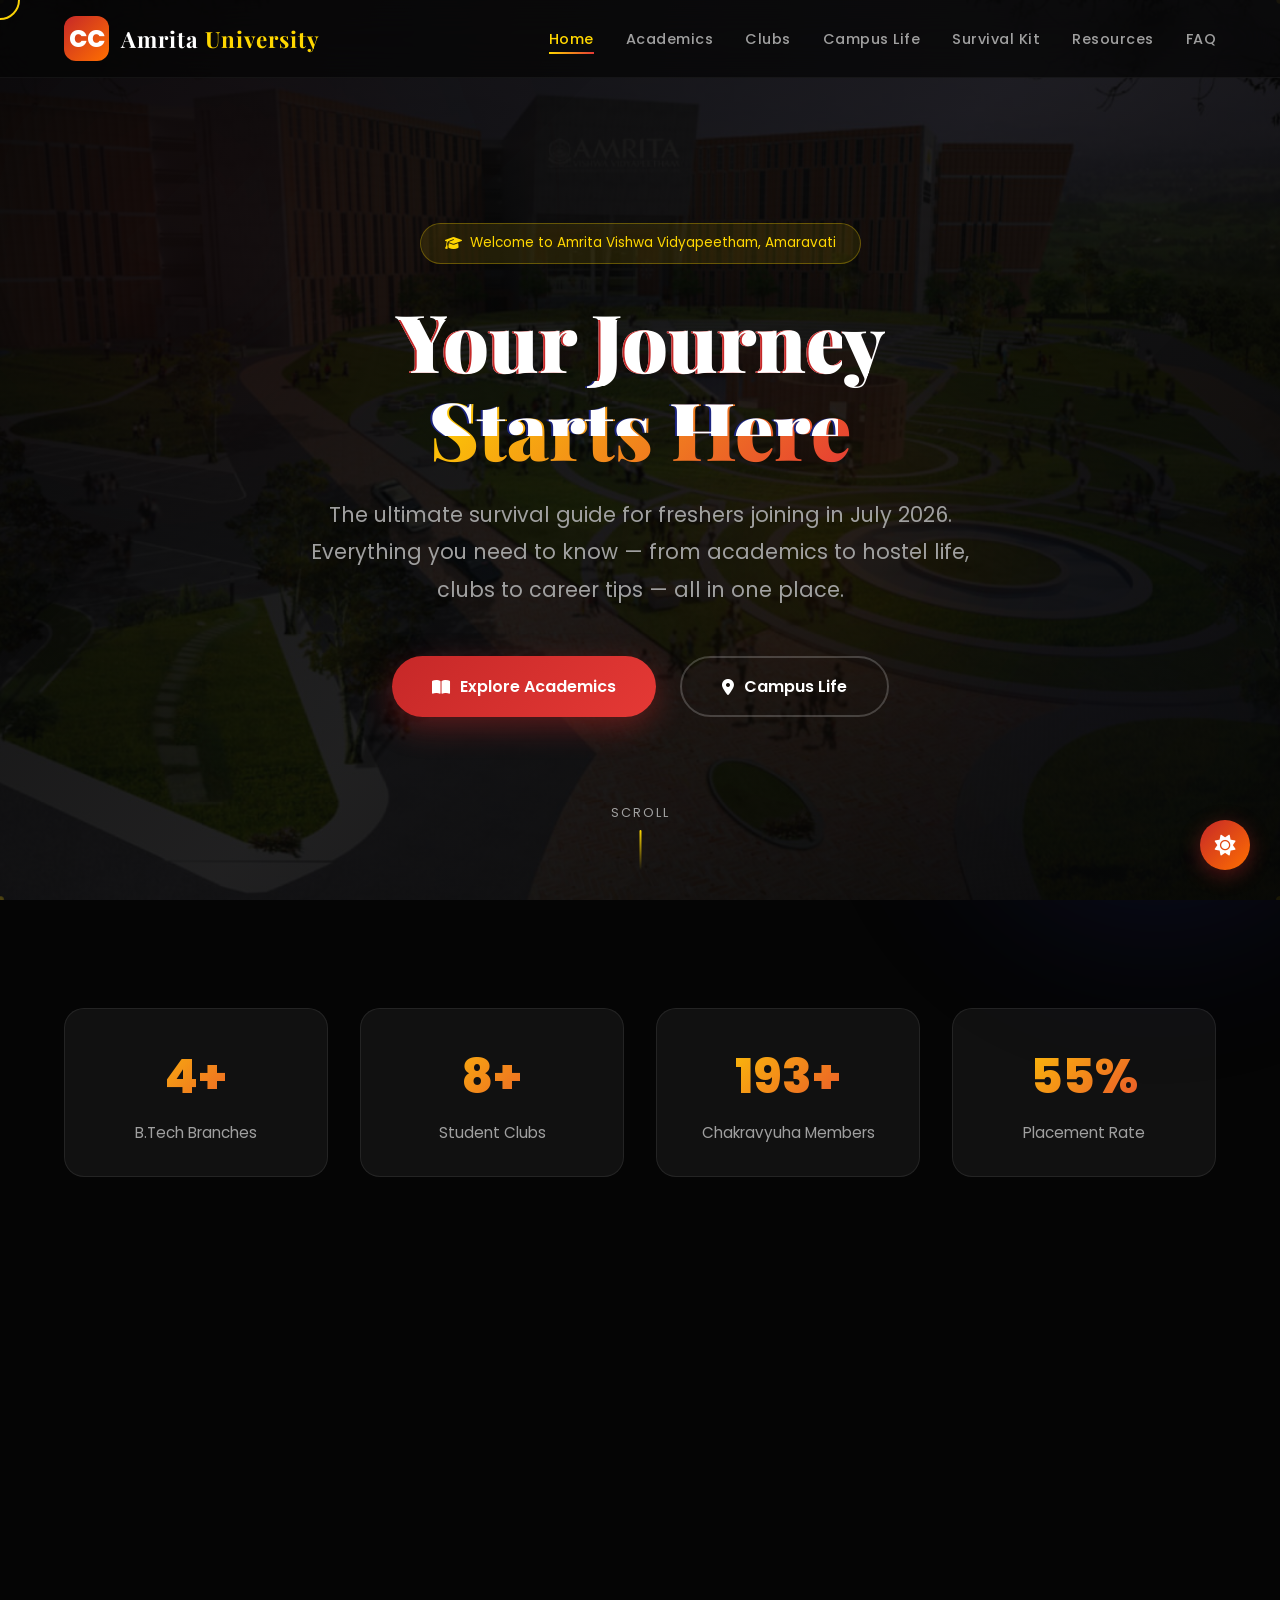
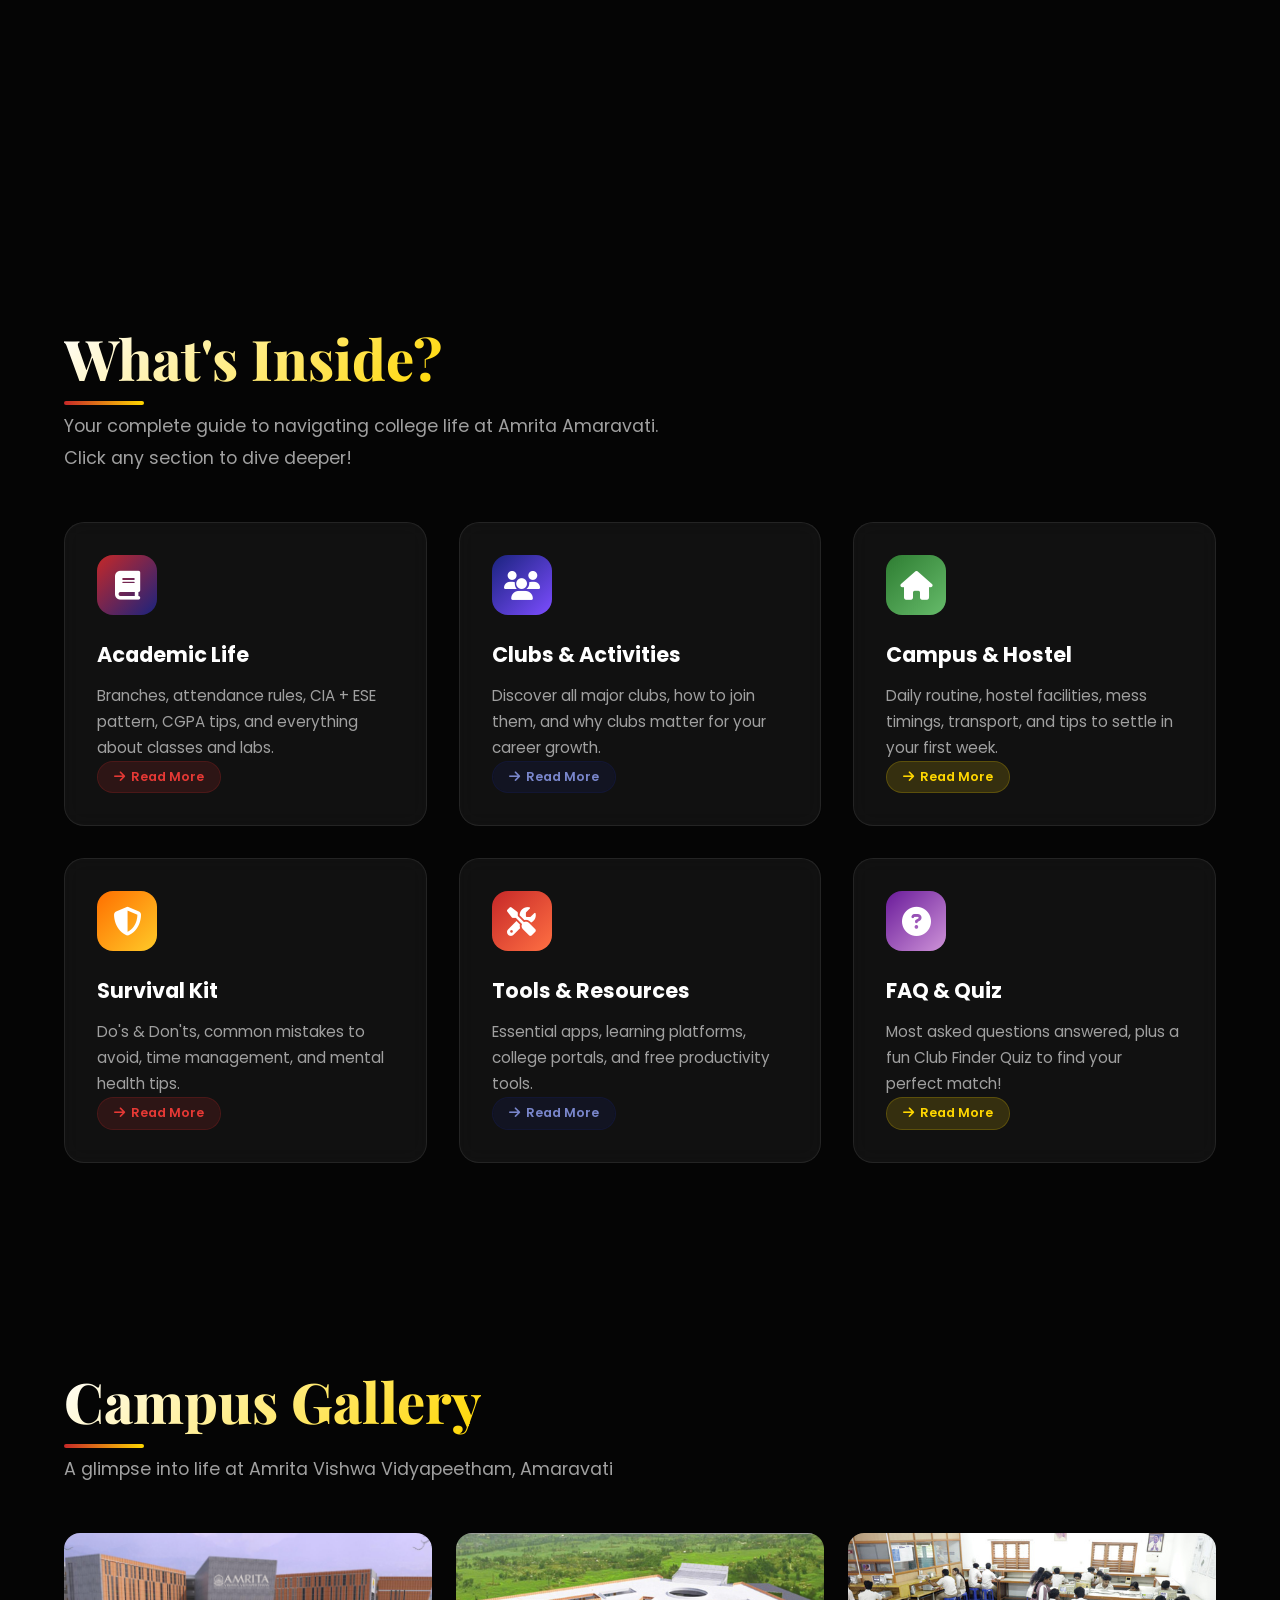
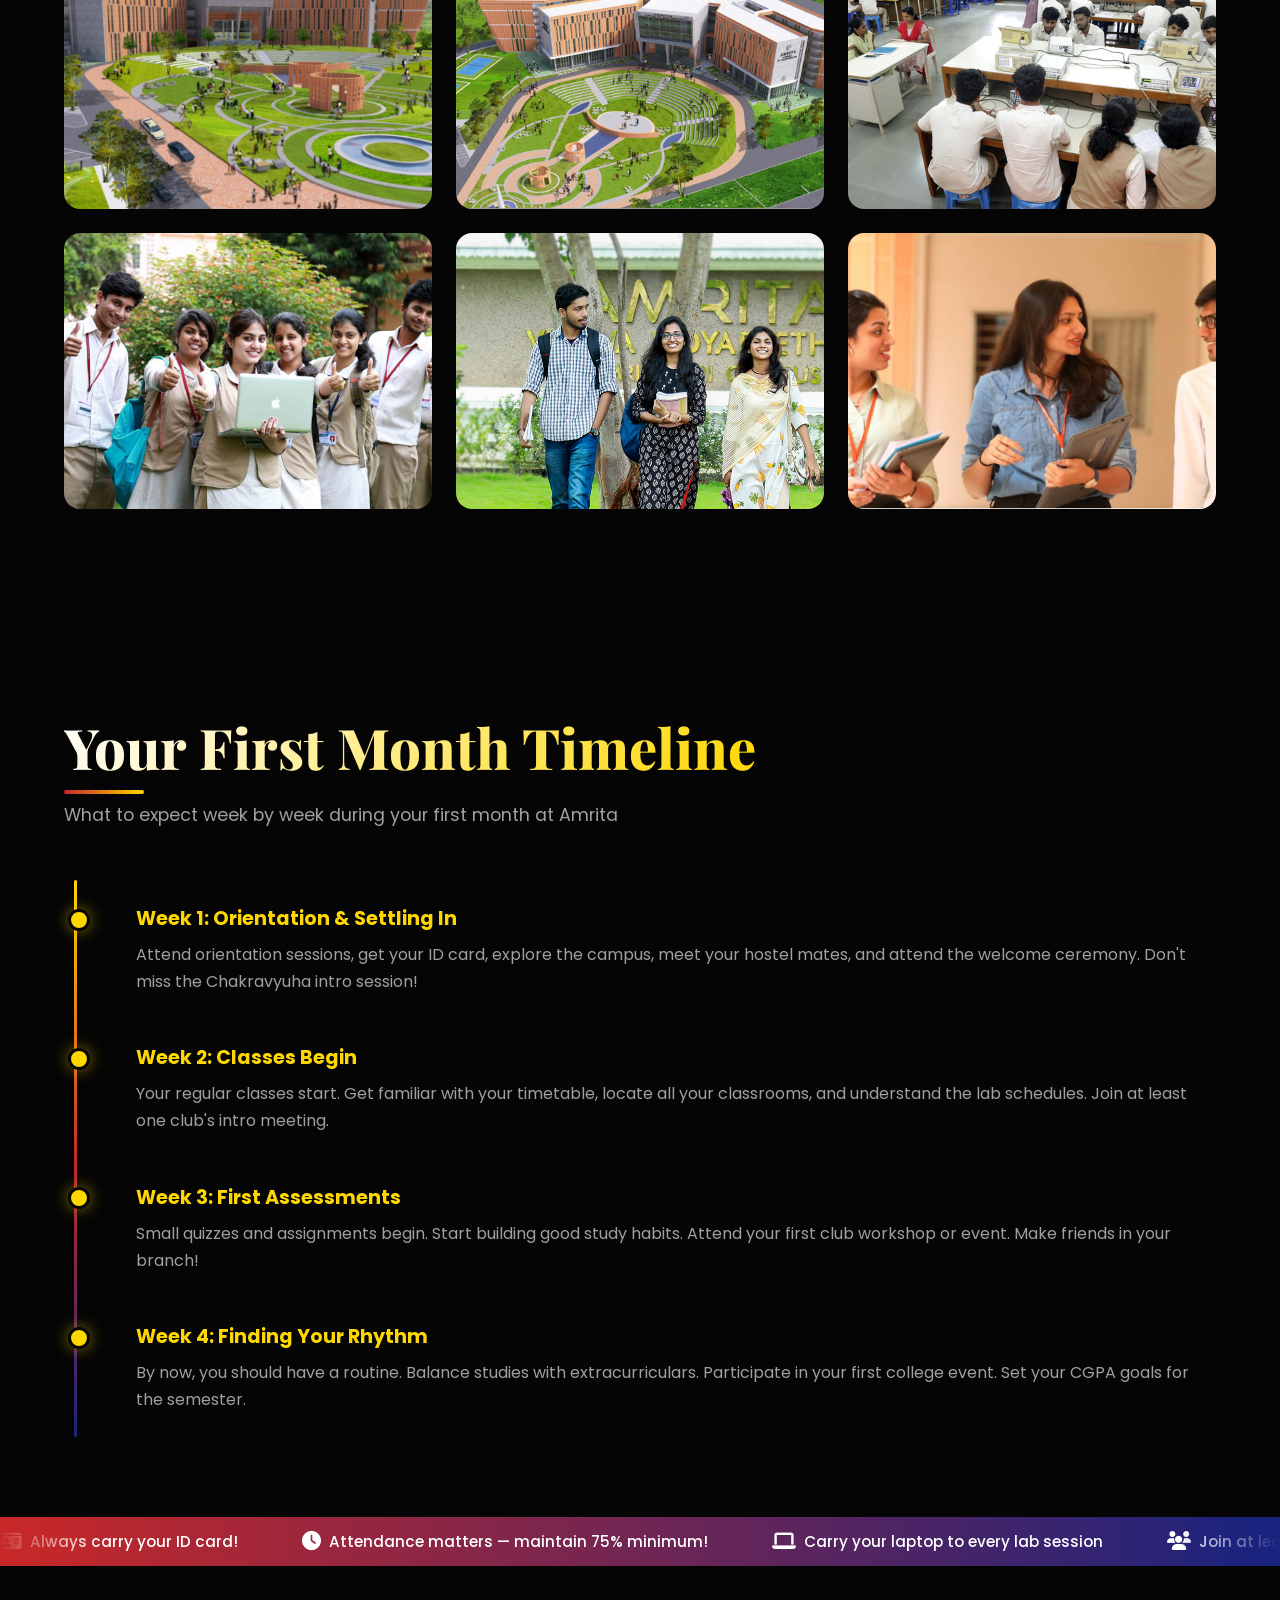
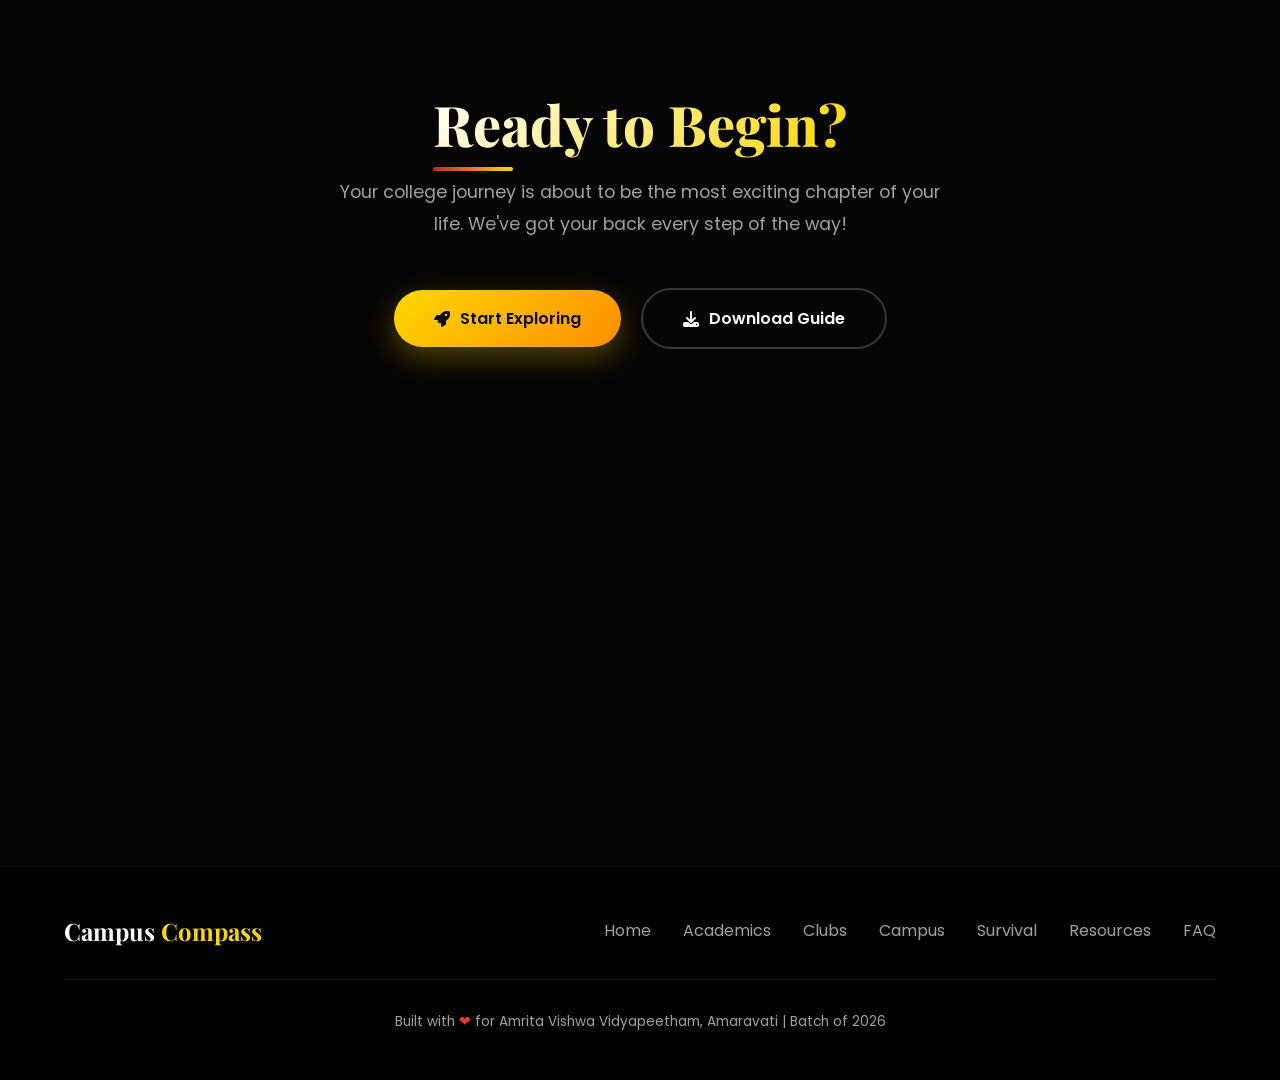
<file: index.html>
<!DOCTYPE html>
<html lang="en">
<head>
  <meta charset="UTF-8">
  <meta name="viewport" content="width=device-width, initial-scale=1.0">
  <title>Campus Compass | Amrita Vishwa Vidyapeetham, Amaravati</title>
  <link rel="stylesheet" href="style.css">
  <link rel="stylesheet" href="https://cdnjs.cloudflare.com/ajax/libs/font-awesome/6.5.1/css/all.min.css">
</head>
<body>
  <!-- Loading Screen -->
  <div class="loader">
    <div class="loader-text">WELCOME<span> TO AMRITA UNIVERSITY</span></div>
    <div class="loader-bar"><div class="loader-bar-inner"></div></div>
  </div>

  <!-- Progress Bar -->
  <div class="progress-bar"></div>

  <!-- Animated Background -->
  <div class="bg-animation">
    <div class="orb"></div>
    <div class="orb"></div>
    <div class="orb"></div>
  </div>
  <canvas id="particle-canvas"></canvas>

  <!-- Navbar -->
  <nav class="navbar">
    <a href="index.html" class="logo">
      <div class="logo-icon">CC</div>
      <div class="logo-text">Amrita <span>University</span></div>
    </a>
    <ul class="nav-links">
      <li><a href="index.html" class="active">Home</a></li>
      <li><a href="academics.html">Academics</a></li>
      <li><a href="clubs.html">Clubs</a></li>
      <li><a href="campus.html">Campus Life</a></li>
      <li><a href="survival.html">Survival Kit</a></li>
      <li><a href="resources.html">Resources</a></li>
      <li><a href="faq.html">FAQ</a></li>
    </ul>
    <div class="hamburger">
      <span></span><span></span><span></span>
    </div>
  </nav>

  <!-- Hero Section -->
  <section class="hero">
    <div class="hero-bg">
      <img src="assets/campus-main.jpg" alt="Amrita Amaravati Campus">
    </div>
    <div class="hero-content">
      <div class="hero-badge">
        <i class="fas fa-graduation-cap"></i>
        Welcome to Amrita Vishwa Vidyapeetham, Amaravati
      </div>
      <h1 class="hero-title glitch" data-text="Your Journey
Starts Here">
        Your Journey<br><span>Starts Here</span>
      </h1>
      <p class="hero-subtitle">
        The ultimate survival guide for freshers joining in July 2026. Everything you need to know — from academics to hostel life, clubs to career tips — all in one place.
      </p>
      <div class="hero-buttons">
        <a href="academics.html" class="btn btn-primary">
          <i class="fas fa-book-open"></i> Explore Academics
        </a>
        <a href="campus.html" class="btn btn-outline">
          <i class="fas fa-map-marker-alt"></i> Campus Life
        </a>
      </div>
    </div>
    <div class="scroll-indicator">
      <span>SCROLL</span>
      <div class="scroll-line"></div>
    </div>
  </section>

  <!-- Quick Stats -->
  <section class="section" style="padding-top: 60px;">
    <div class="counter-wrap reveal">
      <div class="counter-box">
        <div class="stat-number"><span class="counter" data-target="8" data-suffix="+">0</span></div>
        <div class="stat-label">B.Tech Branches</div>
      </div>
      <div class="counter-box">
        <div class="stat-number"><span class="counter" data-target="15" data-suffix="+">0</span></div>
        <div class="stat-label">Student Clubs</div>
      </div>
      <div class="counter-box">
        <div class="stat-number"><span class="counter" data-target="350" data-suffix="+">0</span></div>
        <div class="stat-label">Chakravyuha Members</div>
      </div>
      <div class="counter-box">
        <div class="stat-number"><span class="counter" data-target="100" data-suffix="%">0</span></div>
        <div class="stat-label">Placement Rate</div>
      </div>
    </div>
  </section>

  <!-- What This Website Covers -->
  <section class="section">
    <h2 class="section-title reveal">What's Inside?</h2>
    <p class="section-subtitle reveal">Your complete guide to navigating college life at Amrita Amaravati. Click any section to dive deeper!</p>
    <div class="grid-3">
      <a href="academics.html" class="card reveal" style="text-decoration:none;color:inherit;">
        <div class="card-icon"><i class="fas fa-book"></i></div>
        <h3>Academic Life</h3>
        <p>Branches, attendance rules, CIA + ESE pattern, CGPA tips, and everything about classes and labs.</p>
        <span class="tag tag-red"><i class="fas fa-arrow-right"></i> Read More</span>
      </a>
      <a href="clubs.html" class="card reveal" style="text-decoration:none;color:inherit;">
        <div class="card-icon" style="background:linear-gradient(135deg,#1a237e,#7c4dff);"><i class="fas fa-users"></i></div>
        <h3>Clubs & Activities</h3>
        <p>Discover all major clubs, how to join them, and why clubs matter for your career growth.</p>
        <span class="tag tag-blue"><i class="fas fa-arrow-right"></i> Read More</span>
      </a>
      <a href="campus.html" class="card reveal" style="text-decoration:none;color:inherit;">
        <div class="card-icon" style="background:linear-gradient(135deg,#2e7d32,#66bb6a);"><i class="fas fa-home"></i></div>
        <h3>Campus & Hostel</h3>
        <p>Daily routine, hostel facilities, mess timings, transport, and tips to settle in your first week.</p>
        <span class="tag"><i class="fas fa-arrow-right"></i> Read More</span>
      </a>
      <a href="survival.html" class="card reveal" style="text-decoration:none;color:inherit;">
        <div class="card-icon" style="background:linear-gradient(135deg,#ff6f00,#ffca28);"><i class="fas fa-shield-alt"></i></div>
        <h3>Survival Kit</h3>
        <p>Do's & Don'ts, common mistakes to avoid, time management, and mental health tips.</p>
        <span class="tag tag-red"><i class="fas fa-arrow-right"></i> Read More</span>
      </a>
      <a href="resources.html" class="card reveal" style="text-decoration:none;color:inherit;">
        <div class="card-icon" style="background:linear-gradient(135deg,#c62828,#ff7043);"><i class="fas fa-tools"></i></div>
        <h3>Tools & Resources</h3>
        <p>Essential apps, learning platforms, college portals, and free productivity tools.</p>
        <span class="tag tag-blue"><i class="fas fa-arrow-right"></i> Read More</span>
      </a>
      <a href="faq.html" class="card reveal" style="text-decoration:none;color:inherit;">
        <div class="card-icon" style="background:linear-gradient(135deg,#6a1b9a,#ce93d8);"><i class="fas fa-question-circle"></i></div>
        <h3>FAQ & Quiz</h3>
        <p>Most asked questions answered, plus a fun Club Finder Quiz to find your perfect match!</p>
        <span class="tag"><i class="fas fa-arrow-right"></i> Read More</span>
      </a>
    </div>
  </section>

  <!-- Photo Gallery -->
  <section class="section">
    <h2 class="section-title reveal">Campus Gallery</h2>
    <p class="section-subtitle reveal">A glimpse into life at Amrita Vishwa Vidyapeetham, Amaravati</p>
    <div class="gallery-grid reveal">
      <div class="gallery-item">
        <img src="assets/1_Top_Deemed_University_in_Amaravati.png" alt="Campus Main Building">
        <div class="overlay">
          <h4>Main Campus</h4>
          <p>The iconic Amrita Amaravati campus</p>
        </div>
      </div>
      <div class="gallery-item">
        <img src="assets/3_Amrita_School_of_Business_Amaravati.png" alt="Aerial View">
        <div class="overlay">
          <h4>Aerial View</h4>
          <p>Bird's eye view of the campus</p>
        </div>
      </div>
      <div class="gallery-item">
        <img src="assets/2_Labs_Amrita_Vishwa_Vidyapeetham.png" alt="Labs">
        <div class="overlay">
          <h4>State-of-the-Art Labs</h4>
          <p>Practical learning environment</p>
        </div>
      </div>
      <div class="gallery-item">
        <img src="assets/7_Campus_Life_Amrita_Vishwa_Vidyapeetha.png" alt="Student Life">
        <div class="overlay">
          <h4>Student Life</h4>
          <p>Friends, fun, and learning together</p>
        </div>
      </div>
      <div class="gallery-item">
        <img src="assets/3_Campus_Life_Amrita_Vishwa_Vidyapeetha.png" alt="Campus Walk">
        <div class="overlay">
          <h4>Campus Walk</h4>
          <p>Walking through the beautiful campus</p>
        </div>
      </div>
      <div class="gallery-item">
        <img src="assets/8_Life_at_Amrita_Amrita_Vishwa_Vidyapeetha.png" alt="Discussions">
        <div class="overlay">
          <h4>Discussions</h4>
          <p>Collaborative learning at its best</p>
        </div>
      </div>
    </div>
  </section>

  <!-- First Month Timeline -->
  <section class="section">
    <h2 class="section-title reveal">Your First Month Timeline</h2>
    <p class="section-subtitle reveal">What to expect week by week during your first month at Amrita</p>
    <div class="timeline reveal">
      <div class="timeline-item">
        <h4>Week 1: Orientation & Settling In</h4>
        <p>Attend orientation sessions, get your ID card, explore the campus, meet your hostel mates, and attend the welcome ceremony. Don't miss the Chakravyuha intro session!</p>
      </div>
      <div class="timeline-item">
        <h4>Week 2: Classes Begin</h4>
        <p>Your regular classes start. Get familiar with your timetable, locate all your classrooms, and understand the lab schedules. Join at least one club's intro meeting.</p>
      </div>
      <div class="timeline-item">
        <h4>Week 3: First Assessments</h4>
        <p>Small quizzes and assignments begin. Start building good study habits. Attend your first club workshop or event. Make friends in your branch!</p>
      </div>
      <div class="timeline-item">
        <h4>Week 4: Finding Your Rhythm</h4>
        <p>By now, you should have a routine. Balance studies with extracurriculars. Participate in your first college event. Set your CGPA goals for the semester.</p>
      </div>
    </div>
  </section>

  <!-- Quick Tips Ticker -->
  <div class="ticker-wrap">
    <div class="ticker">
      <div class="ticker-item"><i class="fas fa-id-card"></i> Always carry your ID card!</div>
      <div class="ticker-item"><i class="fas fa-clock"></i> Attendance matters — maintain 75% minimum!</div>
      <div class="ticker-item"><i class="fas fa-laptop"></i> Carry your laptop to every lab session</div>
      <div class="ticker-item"><i class="fas fa-users"></i> Join at least 2 clubs in your first month</div>
      <div class="ticker-item"><i class="fas fa-book"></i> Start studying from Day 1, not before exams</div>
      <div class="ticker-item"><i class="fas fa-heart"></i> Take care of your mental health</div>
      <div class="ticker-item"><i class="fas fa-wifi"></i> Campus WiFi password is on your ID card</div>
      <div class="ticker-item"><i class="fas fa-utensils"></i> Mess timings: 7:30 AM, 12:30 PM, 7:30 PM</div>
      <!-- Duplicate for seamless loop -->
      <div class="ticker-item"><i class="fas fa-id-card"></i> Always carry your ID card!</div>
      <div class="ticker-item"><i class="fas fa-clock"></i> Attendance matters — maintain 75% minimum!</div>
      <div class="ticker-item"><i class="fas fa-laptop"></i> Carry your laptop to every lab session</div>
      <div class="ticker-item"><i class="fas fa-users"></i> Join at least 2 clubs in your first month</div>
      <div class="ticker-item"><i class="fas fa-book"></i> Start studying from Day 1, not before exams</div>
      <div class="ticker-item"><i class="fas fa-heart"></i> Take care of your mental health</div>
      <div class="ticker-item"><i class="fas fa-wifi"></i> Campus WiFi password is on your ID card</div>
      <div class="ticker-item"><i class="fas fa-utensils"></i> Mess timings: 7:30 AM, 12:30 PM, 7:30 PM</div>
    </div>
  </div>

  <!-- CTA Section -->
  <section class="section" style="text-align:center;">
    <h2 class="section-title reveal" style="display:inline-block;">Ready to Begin?</h2>
    <p class="section-subtitle reveal" style="margin-left:auto;margin-right:auto;">
      Your college journey is about to be the most exciting chapter of your life. We've got your back every step of the way!
    </p>
    <div class="reveal" style="margin-top:2rem;">
      <a href="academics.html" class="btn btn-gold" style="margin-right:1rem;">
        <i class="fas fa-rocket"></i> Start Exploring
      </a>
      <a href="resources.html" class="btn btn-outline">
        <i class="fas fa-download"></i> Download Guide
      </a>
    </div>
  </section>

  <!-- Footer -->
  <footer class="footer">
    <div class="footer-content">
      <div class="footer-logo">Campus <span>Compass</span></div>
      <ul class="footer-links">
        <li><a href="index.html">Home</a></li>
        <li><a href="academics.html">Academics</a></li>
        <li><a href="clubs.html">Clubs</a></li>
        <li><a href="campus.html">Campus</a></li>
        <li><a href="survival.html">Survival</a></li>
        <li><a href="resources.html">Resources</a></li>
        <li><a href="faq.html">FAQ</a></li>
      </ul>
    </div>
    <div class="footer-bottom">
      Built with <span style="color:#e53935;">❤</span> for Amrita Vishwa Vidyapeetham, Amaravati | Batch of 2026
    </div>
  </footer>

  <!-- Theme Toggle -->
  <button class="theme-toggle"><i class="fas fa-sun"></i></button>

  <script src="script.js"></script>
</body>
</html>
</file>
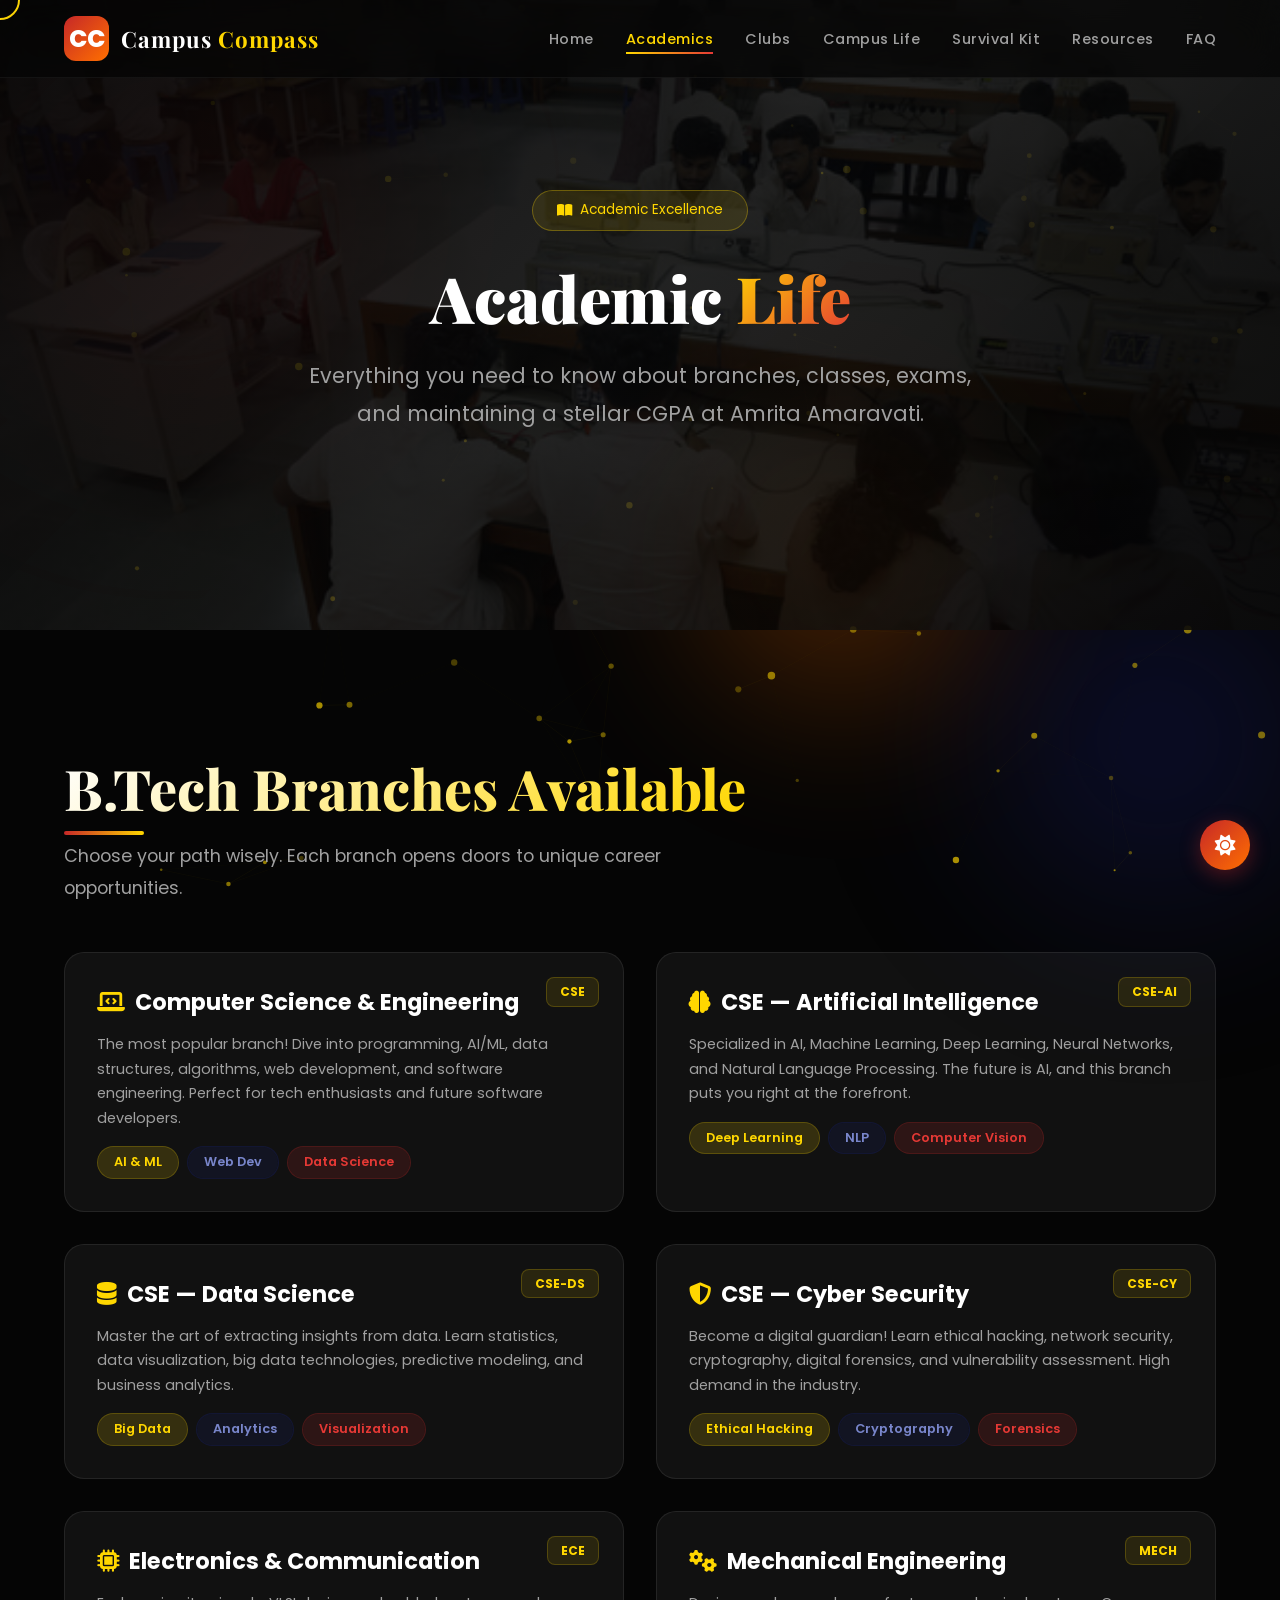
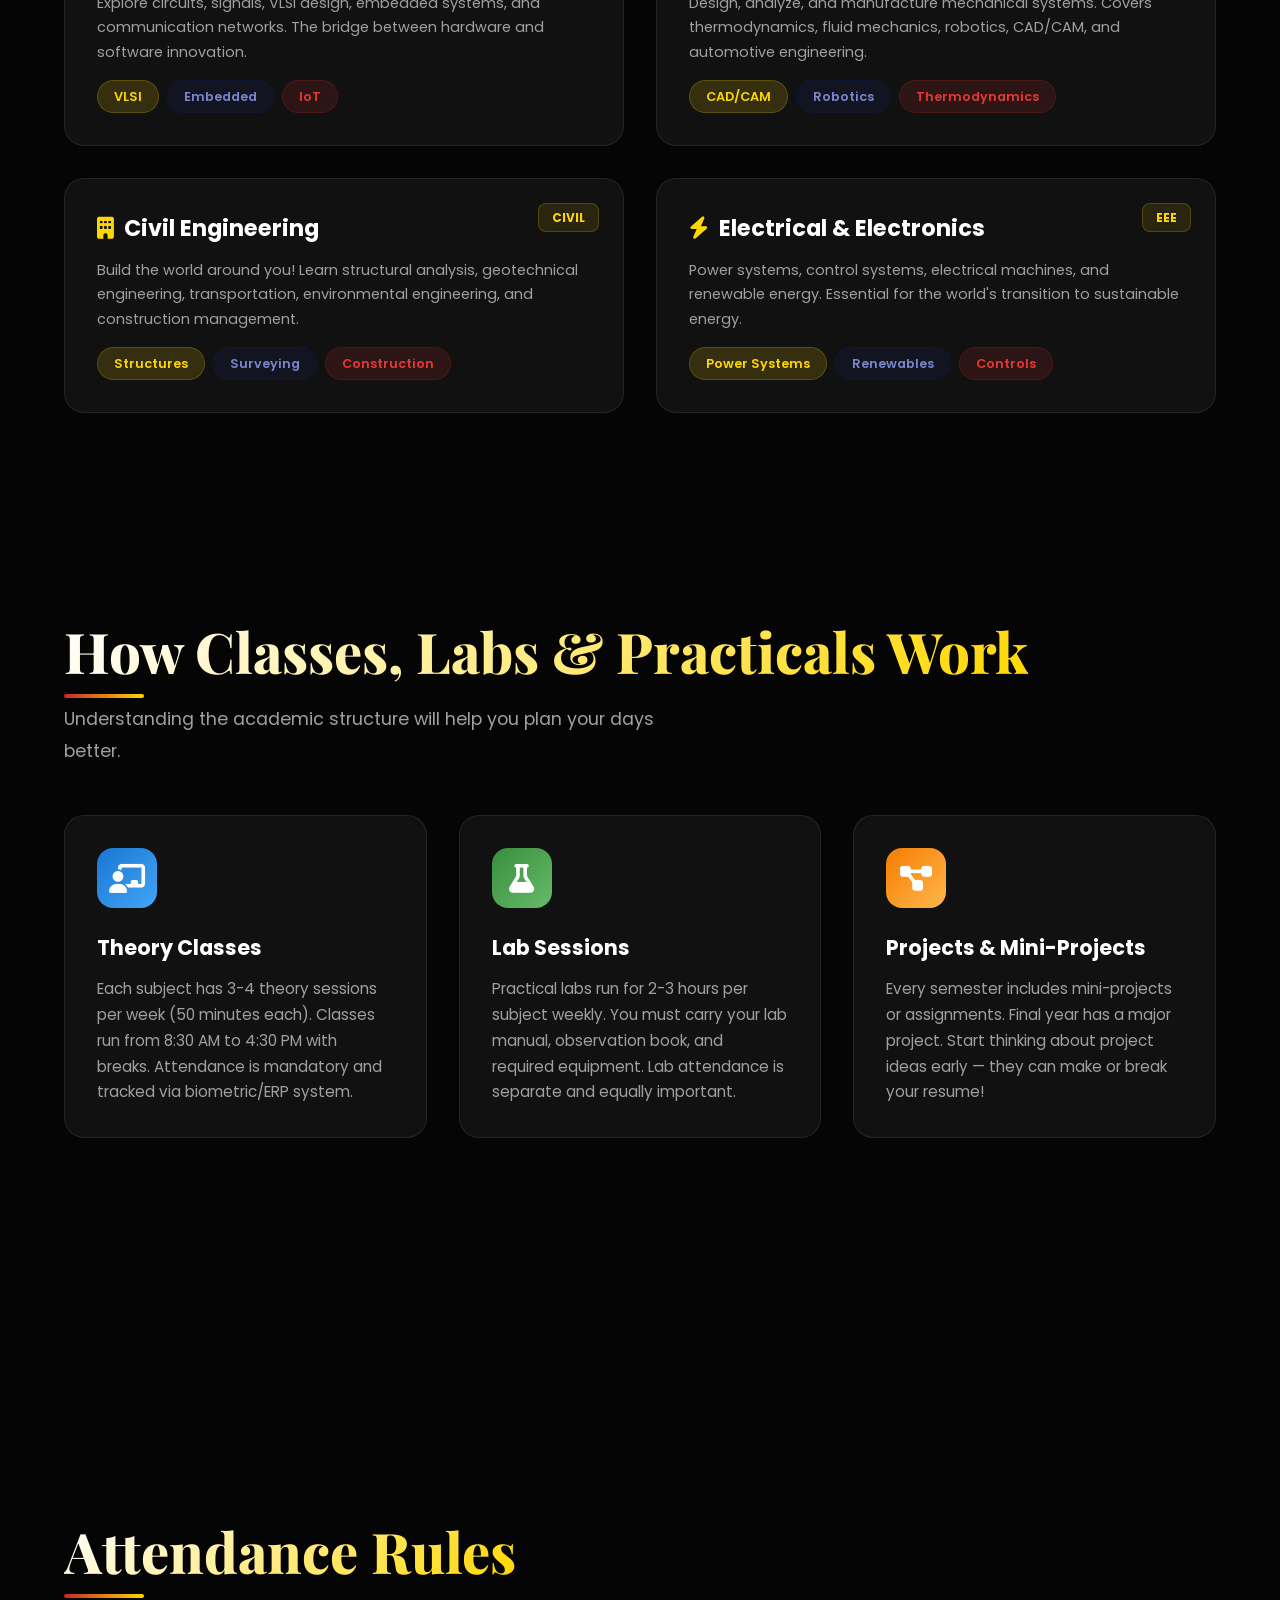
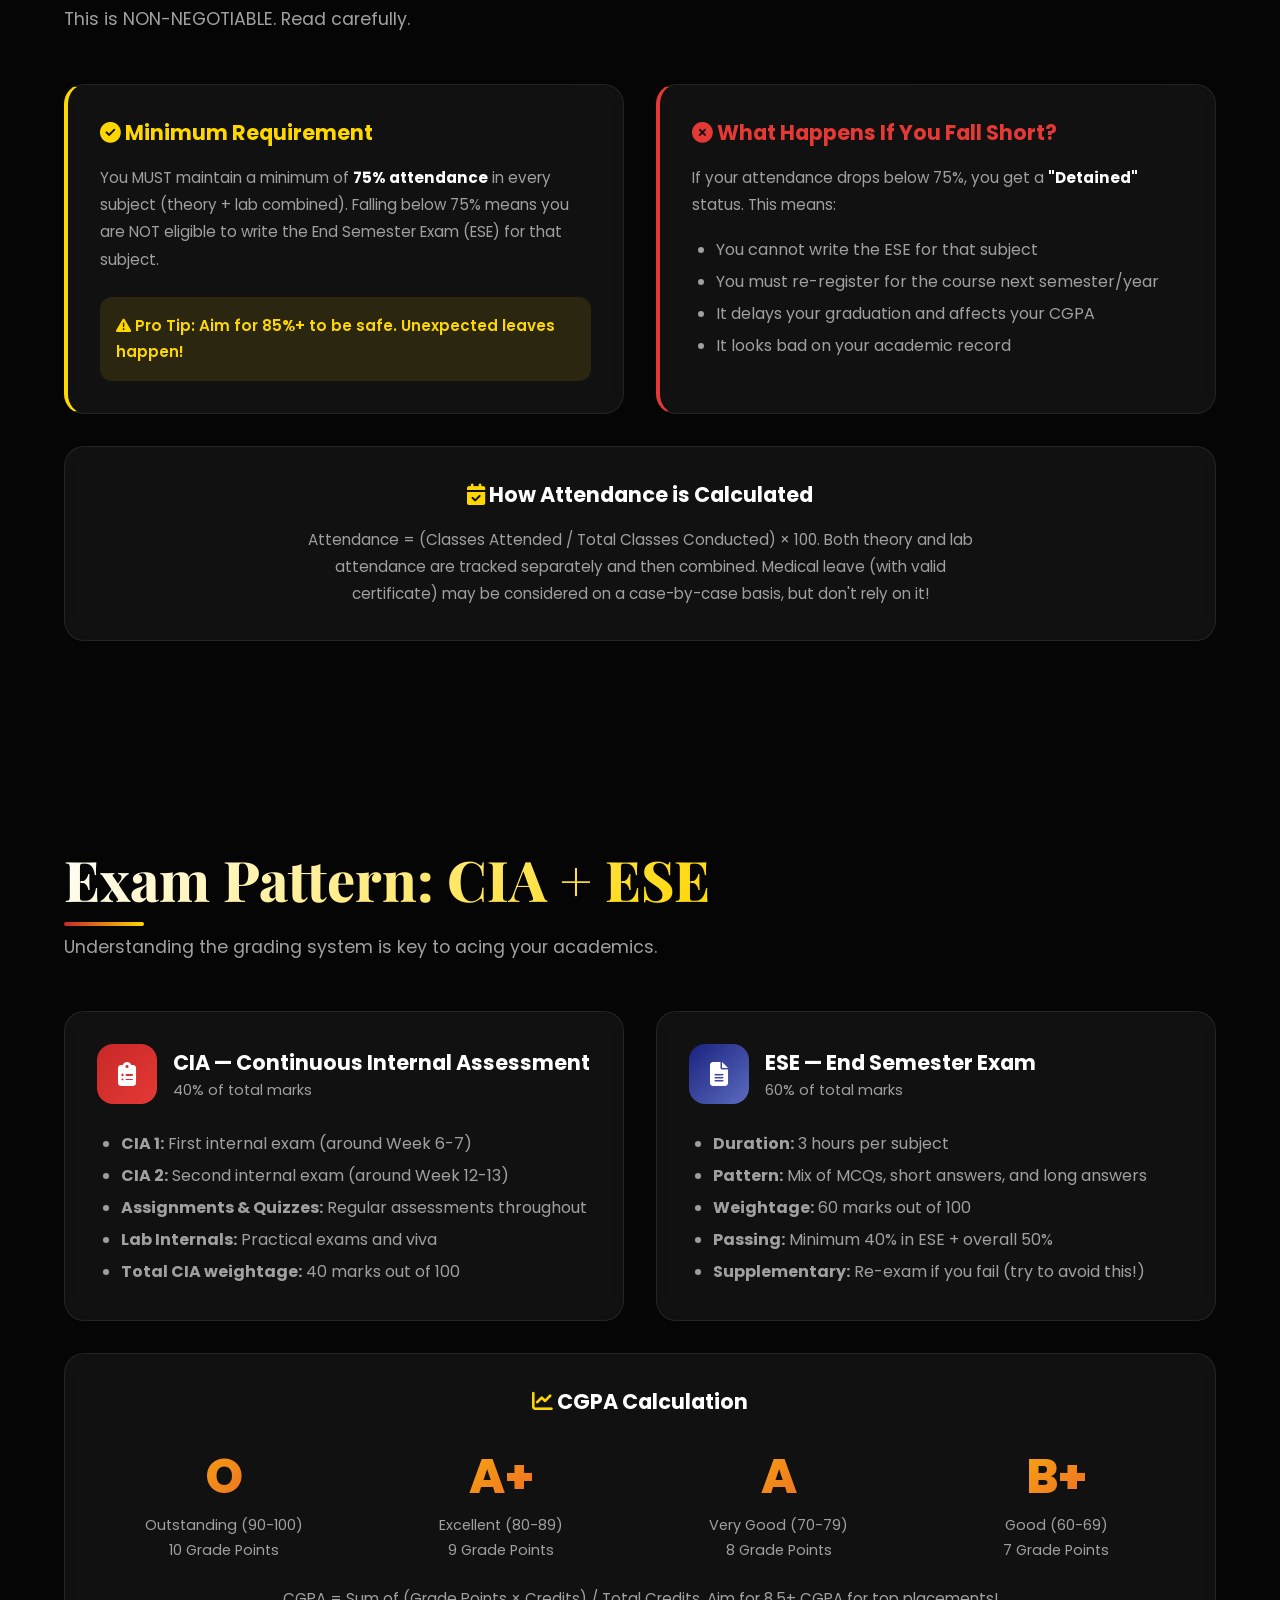
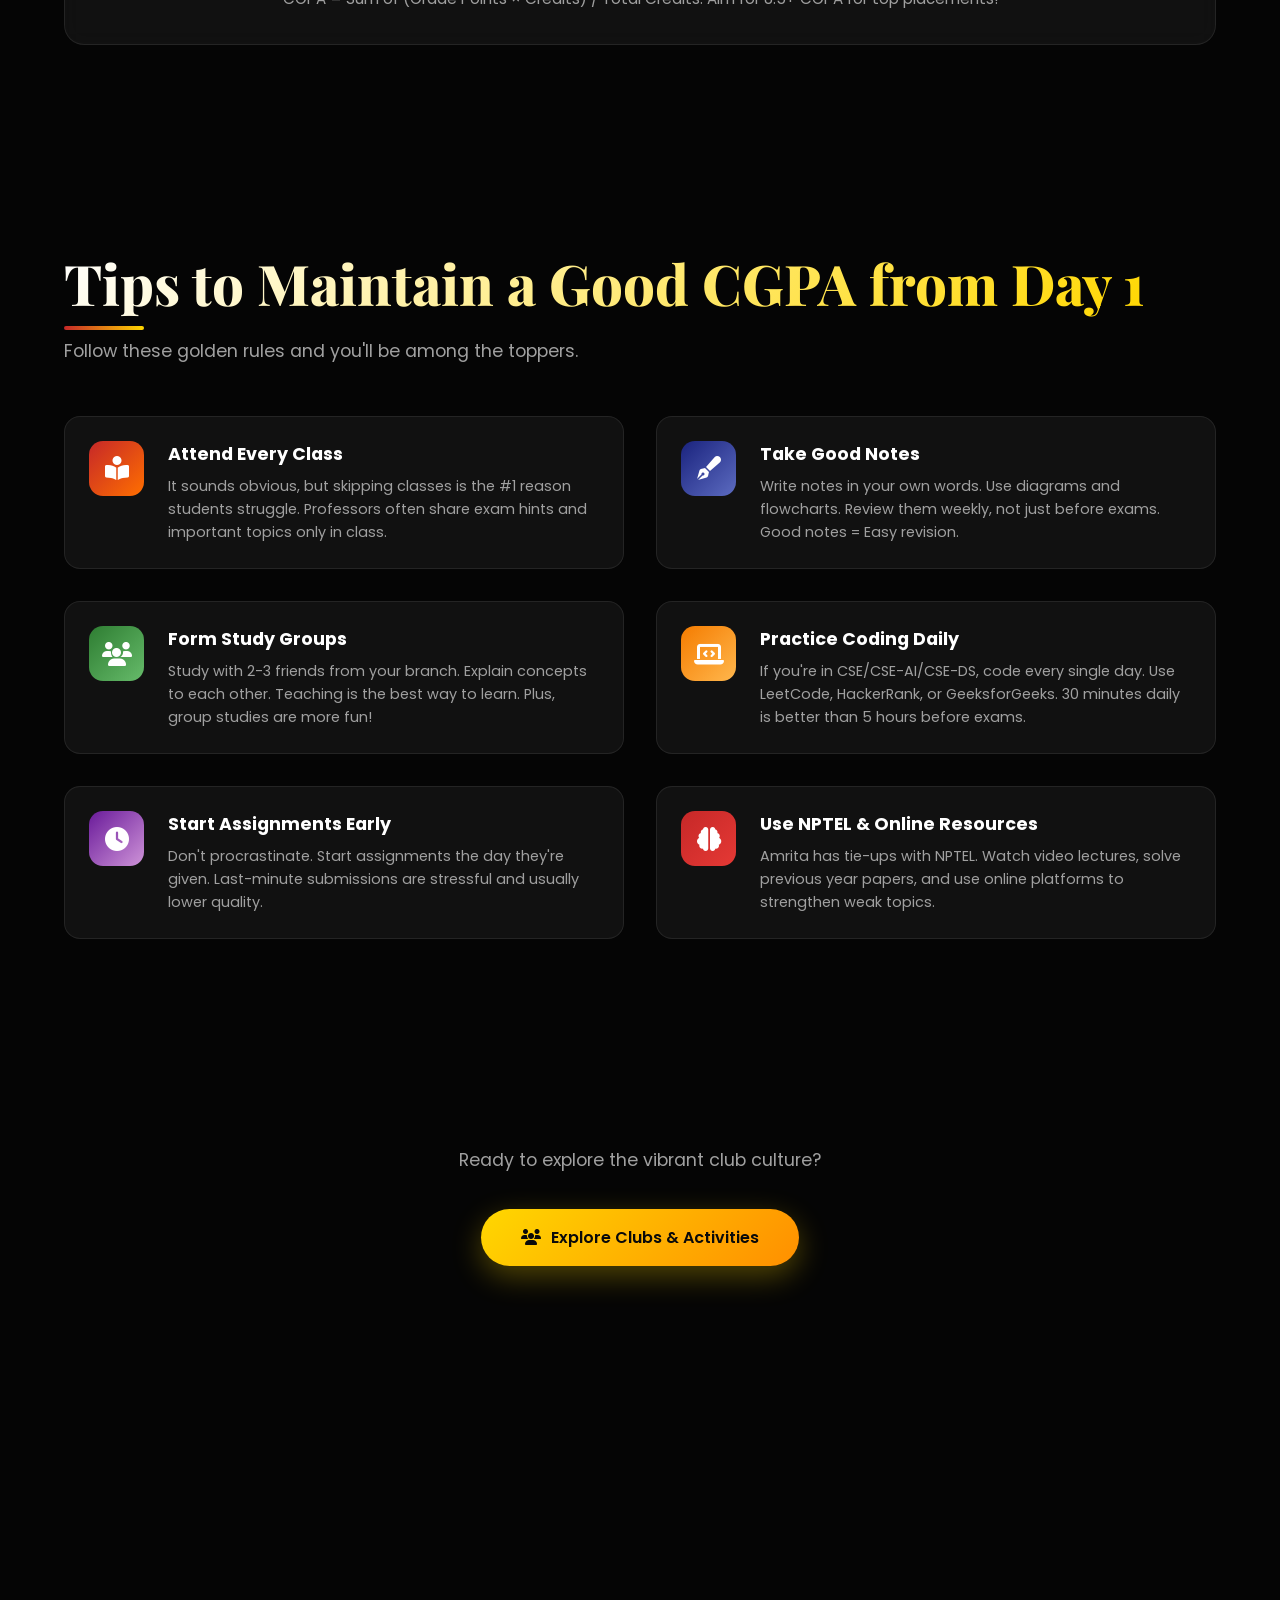
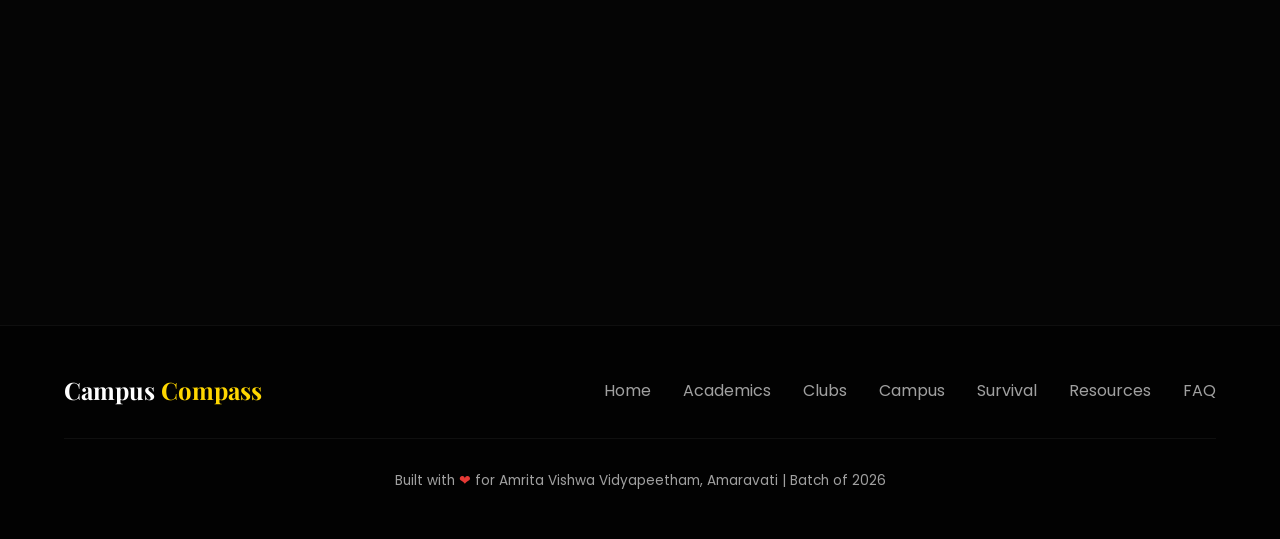
<file: academics.html>
<!DOCTYPE html>
<html lang="en">
<head>
  <meta charset="UTF-8">
  <meta name="viewport" content="width=device-width, initial-scale=1.0">
  <title>Academic Life | Campus Compass - Amrita Amaravati</title>
  <link rel="stylesheet" href="style.css">
  <link rel="stylesheet" href="https://cdnjs.cloudflare.com/ajax/libs/font-awesome/6.5.1/css/all.min.css">
</head>
<body>
  <div class="loader">
    <div class="loader-text">Academic <span>Life</span></div>
    <div class="loader-bar"><div class="loader-bar-inner"></div></div>
  </div>
  <div class="progress-bar"></div>
  <div class="bg-animation">
    <div class="orb"></div><div class="orb"></div><div class="orb"></div>
  </div>
  <canvas id="particle-canvas"></canvas>

  <nav class="navbar">
    <a href="index.html" class="logo">
      <div class="logo-icon">CC</div>
      <div class="logo-text">Campus <span>Compass</span></div>
    </a>
    <ul class="nav-links">
      <li><a href="index.html">Home</a></li>
      <li><a href="academics.html" class="active">Academics</a></li>
      <li><a href="clubs.html">Clubs</a></li>
      <li><a href="campus.html">Campus Life</a></li>
      <li><a href="survival.html">Survival Kit</a></li>
      <li><a href="resources.html">Resources</a></li>
      <li><a href="faq.html">FAQ</a></li>
    </ul>
    <div class="hamburger"><span></span><span></span><span></span></div>
  </nav>

  <section class="hero" style="min-height:70vh;">
    <div class="hero-bg">
      <img src="assets/2_Labs_Amrita_Vishwa_Vidyapeetham.png" alt="Labs">
    </div>
    <div class="hero-content">
      <div class="hero-badge"><i class="fas fa-book-open"></i> Academic Excellence</div>
      <h1 class="hero-title" style="font-size:4rem;">Academic <span>Life</span></h1>
      <p class="hero-subtitle">Everything you need to know about branches, classes, exams, and maintaining a stellar CGPA at Amrita Amaravati.</p>
    </div>
  </section>

  <!-- B.Tech Branches -->
  <section class="section">
    <h2 class="section-title reveal">B.Tech Branches Available</h2>
    <p class="section-subtitle reveal">Choose your path wisely. Each branch opens doors to unique career opportunities.</p>
    <div class="grid-2">
      <div class="branch-card reveal">
        <span class="branch-code">CSE</span>
        <h3><i class="fas fa-laptop-code" style="color:#ffd700;margin-right:10px;"></i>Computer Science & Engineering</h3>
        <p>The most popular branch! Dive into programming, AI/ML, data structures, algorithms, web development, and software engineering. Perfect for tech enthusiasts and future software developers.</p>
        <div style="margin-top:1rem;display:flex;gap:0.5rem;flex-wrap:wrap;">
          <span class="tag">AI & ML</span><span class="tag tag-blue">Web Dev</span><span class="tag tag-red">Data Science</span>
        </div>
      </div>
      <div class="branch-card reveal">
        <span class="branch-code">CSE-AI</span>
        <h3><i class="fas fa-brain" style="color:#ffd700;margin-right:10px;"></i>CSE — Artificial Intelligence</h3>
        <p>Specialized in AI, Machine Learning, Deep Learning, Neural Networks, and Natural Language Processing. The future is AI, and this branch puts you right at the forefront.</p>
        <div style="margin-top:1rem;display:flex;gap:0.5rem;flex-wrap:wrap;">
          <span class="tag">Deep Learning</span><span class="tag tag-blue">NLP</span><span class="tag tag-red">Computer Vision</span>
        </div>
      </div>
      <div class="branch-card reveal">
        <span class="branch-code">CSE-DS</span>
        <h3><i class="fas fa-database" style="color:#ffd700;margin-right:10px;"></i>CSE — Data Science</h3>
        <p>Master the art of extracting insights from data. Learn statistics, data visualization, big data technologies, predictive modeling, and business analytics.</p>
        <div style="margin-top:1rem;display:flex;gap:0.5rem;flex-wrap:wrap;">
          <span class="tag">Big Data</span><span class="tag tag-blue">Analytics</span><span class="tag tag-red">Visualization</span>
        </div>
      </div>
      <div class="branch-card reveal">
        <span class="branch-code">CSE-CY</span>
        <h3><i class="fas fa-shield-alt" style="color:#ffd700;margin-right:10px;"></i>CSE — Cyber Security</h3>
        <p>Become a digital guardian! Learn ethical hacking, network security, cryptography, digital forensics, and vulnerability assessment. High demand in the industry.</p>
        <div style="margin-top:1rem;display:flex;gap:0.5rem;flex-wrap:wrap;">
          <span class="tag">Ethical Hacking</span><span class="tag tag-blue">Cryptography</span><span class="tag tag-red">Forensics</span>
        </div>
      </div>
      <div class="branch-card reveal">
        <span class="branch-code">ECE</span>
        <h3><i class="fas fa-microchip" style="color:#ffd700;margin-right:10px;"></i>Electronics & Communication</h3>
        <p>Explore circuits, signals, VLSI design, embedded systems, and communication networks. The bridge between hardware and software innovation.</p>
        <div style="margin-top:1rem;display:flex;gap:0.5rem;flex-wrap:wrap;">
          <span class="tag">VLSI</span><span class="tag tag-blue">Embedded</span><span class="tag tag-red">IoT</span>
        </div>
      </div>
      <div class="branch-card reveal">
        <span class="branch-code">MECH</span>
        <h3><i class="fas fa-cogs" style="color:#ffd700;margin-right:10px;"></i>Mechanical Engineering</h3>
        <p>Design, analyze, and manufacture mechanical systems. Covers thermodynamics, fluid mechanics, robotics, CAD/CAM, and automotive engineering.</p>
        <div style="margin-top:1rem;display:flex;gap:0.5rem;flex-wrap:wrap;">
          <span class="tag">CAD/CAM</span><span class="tag tag-blue">Robotics</span><span class="tag tag-red">Thermodynamics</span>
        </div>
      </div>
      <div class="branch-card reveal">
        <span class="branch-code">CIVIL</span>
        <h3><i class="fas fa-building" style="color:#ffd700;margin-right:10px;"></i>Civil Engineering</h3>
        <p>Build the world around you! Learn structural analysis, geotechnical engineering, transportation, environmental engineering, and construction management.</p>
        <div style="margin-top:1rem;display:flex;gap:0.5rem;flex-wrap:wrap;">
          <span class="tag">Structures</span><span class="tag tag-blue">Surveying</span><span class="tag tag-red">Construction</span>
        </div>
      </div>
      <div class="branch-card reveal">
        <span class="branch-code">EEE</span>
        <h3><i class="fas fa-bolt" style="color:#ffd700;margin-right:10px;"></i>Electrical & Electronics</h3>
        <p>Power systems, control systems, electrical machines, and renewable energy. Essential for the world's transition to sustainable energy.</p>
        <div style="margin-top:1rem;display:flex;gap:0.5rem;flex-wrap:wrap;">
          <span class="tag">Power Systems</span><span class="tag tag-blue">Renewables</span><span class="tag tag-red">Controls</span>
        </div>
      </div>
    </div>
  </section>

  <!-- How Classes Work -->
  <section class="section">
    <h2 class="section-title reveal">How Classes, Labs & Practicals Work</h2>
    <p class="section-subtitle reveal">Understanding the academic structure will help you plan your days better.</p>
    <div class="grid-3">
      <div class="card reveal">
        <div class="card-icon" style="background:linear-gradient(135deg,#1976d2,#42a5f5);"><i class="fas fa-chalkboard-teacher"></i></div>
        <h3>Theory Classes</h3>
        <p>Each subject has 3-4 theory sessions per week (50 minutes each). Classes run from 8:30 AM to 4:30 PM with breaks. Attendance is mandatory and tracked via biometric/ERP system.</p>
      </div>
      <div class="card reveal">
        <div class="card-icon" style="background:linear-gradient(135deg,#388e3c,#66bb6a);"><i class="fas fa-flask"></i></div>
        <h3>Lab Sessions</h3>
        <p>Practical labs run for 2-3 hours per subject weekly. You must carry your lab manual, observation book, and required equipment. Lab attendance is separate and equally important.</p>
      </div>
      <div class="card reveal">
        <div class="card-icon" style="background:linear-gradient(135deg,#f57c00,#ffb74d);"><i class="fas fa-project-diagram"></i></div>
        <h3>Projects & Mini-Projects</h3>
        <p>Every semester includes mini-projects or assignments. Final year has a major project. Start thinking about project ideas early — they can make or break your resume!</p>
      </div>
    </div>
  </section>

  <!-- Attendance Rules -->
  <section class="section">
    <h2 class="section-title reveal">Attendance Rules</h2>
    <p class="section-subtitle reveal">This is NON-NEGOTIABLE. Read carefully.</p>
    <div class="grid-2">
      <div class="card reveal" style="border-left:4px solid #ffd700;">
        <h3 style="color:#ffd700;margin-bottom:1rem;"><i class="fas fa-check-circle"></i> Minimum Requirement</h3>
        <p style="color:var(--gray);line-height:1.8;">You MUST maintain a minimum of <strong style="color:#fff;">75% attendance</strong> in every subject (theory + lab combined). Falling below 75% means you are NOT eligible to write the End Semester Exam (ESE) for that subject.</p>
        <div style="margin-top:1.5rem;padding:1rem;background:rgba(255,215,0,0.1);border-radius:12px;">
          <p style="color:#ffd700;font-weight:600;"><i class="fas fa-exclamation-triangle"></i> Pro Tip: Aim for 85%+ to be safe. Unexpected leaves happen!</p>
        </div>
      </div>
      <div class="card reveal" style="border-left:4px solid #e53935;">
        <h3 style="color:#e53935;margin-bottom:1rem;"><i class="fas fa-times-circle"></i> What Happens If You Fall Short?</h3>
        <p style="color:var(--gray);line-height:1.8;">If your attendance drops below 75%, you get a <strong style="color:#fff;">"Detained"</strong> status. This means:</p>
        <ul style="color:var(--gray);margin-top:1rem;padding-left:1.5rem;line-height:2;">
          <li>You cannot write the ESE for that subject</li>
          <li>You must re-register for the course next semester/year</li>
          <li>It delays your graduation and affects your CGPA</li>
          <li>It looks bad on your academic record</li>
        </ul>
      </div>
    </div>
    <div class="card reveal" style="margin-top:2rem;text-align:center;">
      <h3 style="margin-bottom:1rem;"><i class="fas fa-calendar-check" style="color:#ffd700;"></i> How Attendance is Calculated</h3>
      <p style="color:var(--gray);max-width:700px;margin:0 auto;line-height:1.8;">Attendance = (Classes Attended / Total Classes Conducted) × 100. Both theory and lab attendance are tracked separately and then combined. Medical leave (with valid certificate) may be considered on a case-by-case basis, but don't rely on it!</p>
    </div>
  </section>

  <!-- Exam Pattern -->
  <section class="section">
    <h2 class="section-title reveal">Exam Pattern: CIA + ESE</h2>
    <p class="section-subtitle reveal">Understanding the grading system is key to acing your academics.</p>
    <div class="grid-2">
      <div class="card reveal">
        <div style="display:flex;align-items:center;gap:1rem;margin-bottom:1.5rem;">
          <div style="width:60px;height:60px;border-radius:16px;background:linear-gradient(135deg,#c62828,#e53935);display:flex;align-items:center;justify-content:center;font-size:1.5rem;"><i class="fas fa-clipboard-list"></i></div>
          <div><h3 style="margin:0;">CIA — Continuous Internal Assessment</h3><p style="color:var(--gray);font-size:0.9rem;">40% of total marks</p></div>
        </div>
        <ul style="color:var(--gray);padding-left:1.5rem;line-height:2;">
          <li><strong>CIA 1:</strong> First internal exam (around Week 6-7)</li>
          <li><strong>CIA 2:</strong> Second internal exam (around Week 12-13)</li>
          <li><strong>Assignments & Quizzes:</strong> Regular assessments throughout</li>
          <li><strong>Lab Internals:</strong> Practical exams and viva</li>
          <li><strong>Total CIA weightage:</strong> 40 marks out of 100</li>
        </ul>
      </div>
      <div class="card reveal">
        <div style="display:flex;align-items:center;gap:1rem;margin-bottom:1.5rem;">
          <div style="width:60px;height:60px;border-radius:16px;background:linear-gradient(135deg,#1a237e,#5c6bc0);display:flex;align-items:center;justify-content:center;font-size:1.5rem;"><i class="fas fa-file-alt"></i></div>
          <div><h3 style="margin:0;">ESE — End Semester Exam</h3><p style="color:var(--gray);font-size:0.9rem;">60% of total marks</p></div>
        </div>
        <ul style="color:var(--gray);padding-left:1.5rem;line-height:2;">
          <li><strong>Duration:</strong> 3 hours per subject</li>
          <li><strong>Pattern:</strong> Mix of MCQs, short answers, and long answers</li>
          <li><strong>Weightage:</strong> 60 marks out of 100</li>
          <li><strong>Passing:</strong> Minimum 40% in ESE + overall 50%</li>
          <li><strong>Supplementary:</strong> Re-exam if you fail (try to avoid this!)</li>
        </ul>
      </div>
    </div>
    <div class="card reveal" style="margin-top:2rem;">
      <h3 style="text-align:center;margin-bottom:1.5rem;"><i class="fas fa-chart-line" style="color:#ffd700;"></i> CGPA Calculation</h3>
      <div class="grid-4" style="text-align:center;">
        <div><div class="stat-number">O</div><p style="color:var(--gray);font-size:0.9rem;">Outstanding (90-100)<br>10 Grade Points</p></div>
        <div><div class="stat-number">A+</div><p style="color:var(--gray);font-size:0.9rem;">Excellent (80-89)<br>9 Grade Points</p></div>
        <div><div class="stat-number">A</div><p style="color:var(--gray);font-size:0.9rem;">Very Good (70-79)<br>8 Grade Points</p></div>
        <div><div class="stat-number">B+</div><p style="color:var(--gray);font-size:0.9rem;">Good (60-69)<br>7 Grade Points</p></div>
      </div>
      <p style="text-align:center;color:var(--gray);margin-top:1.5rem;">CGPA = Sum of (Grade Points × Credits) / Total Credits. Aim for 8.5+ CGPA for top placements!</p>
    </div>
  </section>

  <!-- CGPA Tips -->
  <section class="section">
    <h2 class="section-title reveal">Tips to Maintain a Good CGPA from Day 1</h2>
    <p class="section-subtitle reveal">Follow these golden rules and you'll be among the toppers.</p>
    <div class="grid-2">
      <div class="info-card reveal">
        <div class="info-card-icon"><i class="fas fa-book-reader"></i></div>
        <div class="info-card-body">
          <h4>Attend Every Class</h4>
          <p>It sounds obvious, but skipping classes is the #1 reason students struggle. Professors often share exam hints and important topics only in class.</p>
        </div>
      </div>
      <div class="info-card reveal">
        <div class="info-card-icon" style="background:linear-gradient(135deg,#1a237e,#5c6bc0);"><i class="fas fa-pen-fancy"></i></div>
        <div class="info-card-body">
          <h4>Take Good Notes</h4>
          <p>Write notes in your own words. Use diagrams and flowcharts. Review them weekly, not just before exams. Good notes = Easy revision.</p>
        </div>
      </div>
      <div class="info-card reveal">
        <div class="info-card-icon" style="background:linear-gradient(135deg,#2e7d32,#66bb6a);"><i class="fas fa-users"></i></div>
        <div class="info-card-body">
          <h4>Form Study Groups</h4>
          <p>Study with 2-3 friends from your branch. Explain concepts to each other. Teaching is the best way to learn. Plus, group studies are more fun!</p>
        </div>
      </div>
      <div class="info-card reveal">
        <div class="info-card-icon" style="background:linear-gradient(135deg,#f57c00,#ffb74d);"><i class="fas fa-laptop-code"></i></div>
        <div class="info-card-body">
          <h4>Practice Coding Daily</h4>
          <p>If you're in CSE/CSE-AI/CSE-DS, code every single day. Use LeetCode, HackerRank, or GeeksforGeeks. 30 minutes daily is better than 5 hours before exams.</p>
        </div>
      </div>
      <div class="info-card reveal">
        <div class="info-card-icon" style="background:linear-gradient(135deg,#6a1b9a,#ce93d8);"><i class="fas fa-clock"></i></div>
        <div class="info-card-body">
          <h4>Start Assignments Early</h4>
          <p>Don't procrastinate. Start assignments the day they're given. Last-minute submissions are stressful and usually lower quality.</p>
        </div>
      </div>
      <div class="info-card reveal">
        <div class="info-card-icon" style="background:linear-gradient(135deg,#c62828,#e53935);"><i class="fas fa-brain"></i></div>
        <div class="info-card-body">
          <h4>Use NPTEL & Online Resources</h4>
          <p>Amrita has tie-ups with NPTEL. Watch video lectures, solve previous year papers, and use online platforms to strengthen weak topics.</p>
        </div>
      </div>
    </div>
  </section>

  <!-- Navigation to Next Page -->
  <section class="section" style="text-align:center;">
    <p class="section-subtitle" style="margin:0 auto 2rem;">Ready to explore the vibrant club culture?</p>
    <a href="clubs.html" class="btn btn-gold">
      <i class="fas fa-users"></i> Explore Clubs & Activities
    </a>
  </section>

  <footer class="footer">
    <div class="footer-content">
      <div class="footer-logo">Campus <span>Compass</span></div>
      <ul class="footer-links">
        <li><a href="index.html">Home</a></li>
        <li><a href="academics.html">Academics</a></li>
        <li><a href="clubs.html">Clubs</a></li>
        <li><a href="campus.html">Campus</a></li>
        <li><a href="survival.html">Survival</a></li>
        <li><a href="resources.html">Resources</a></li>
        <li><a href="faq.html">FAQ</a></li>
      </ul>
    </div>
    <div class="footer-bottom">Built with <span style="color:#e53935;">❤</span> for Amrita Vishwa Vidyapeetham, Amaravati | Batch of 2026</div>
  </footer>

  <button class="theme-toggle"><i class="fas fa-sun"></i></button>
  <script src="script.js"></script>
</body>
</html>
</file>
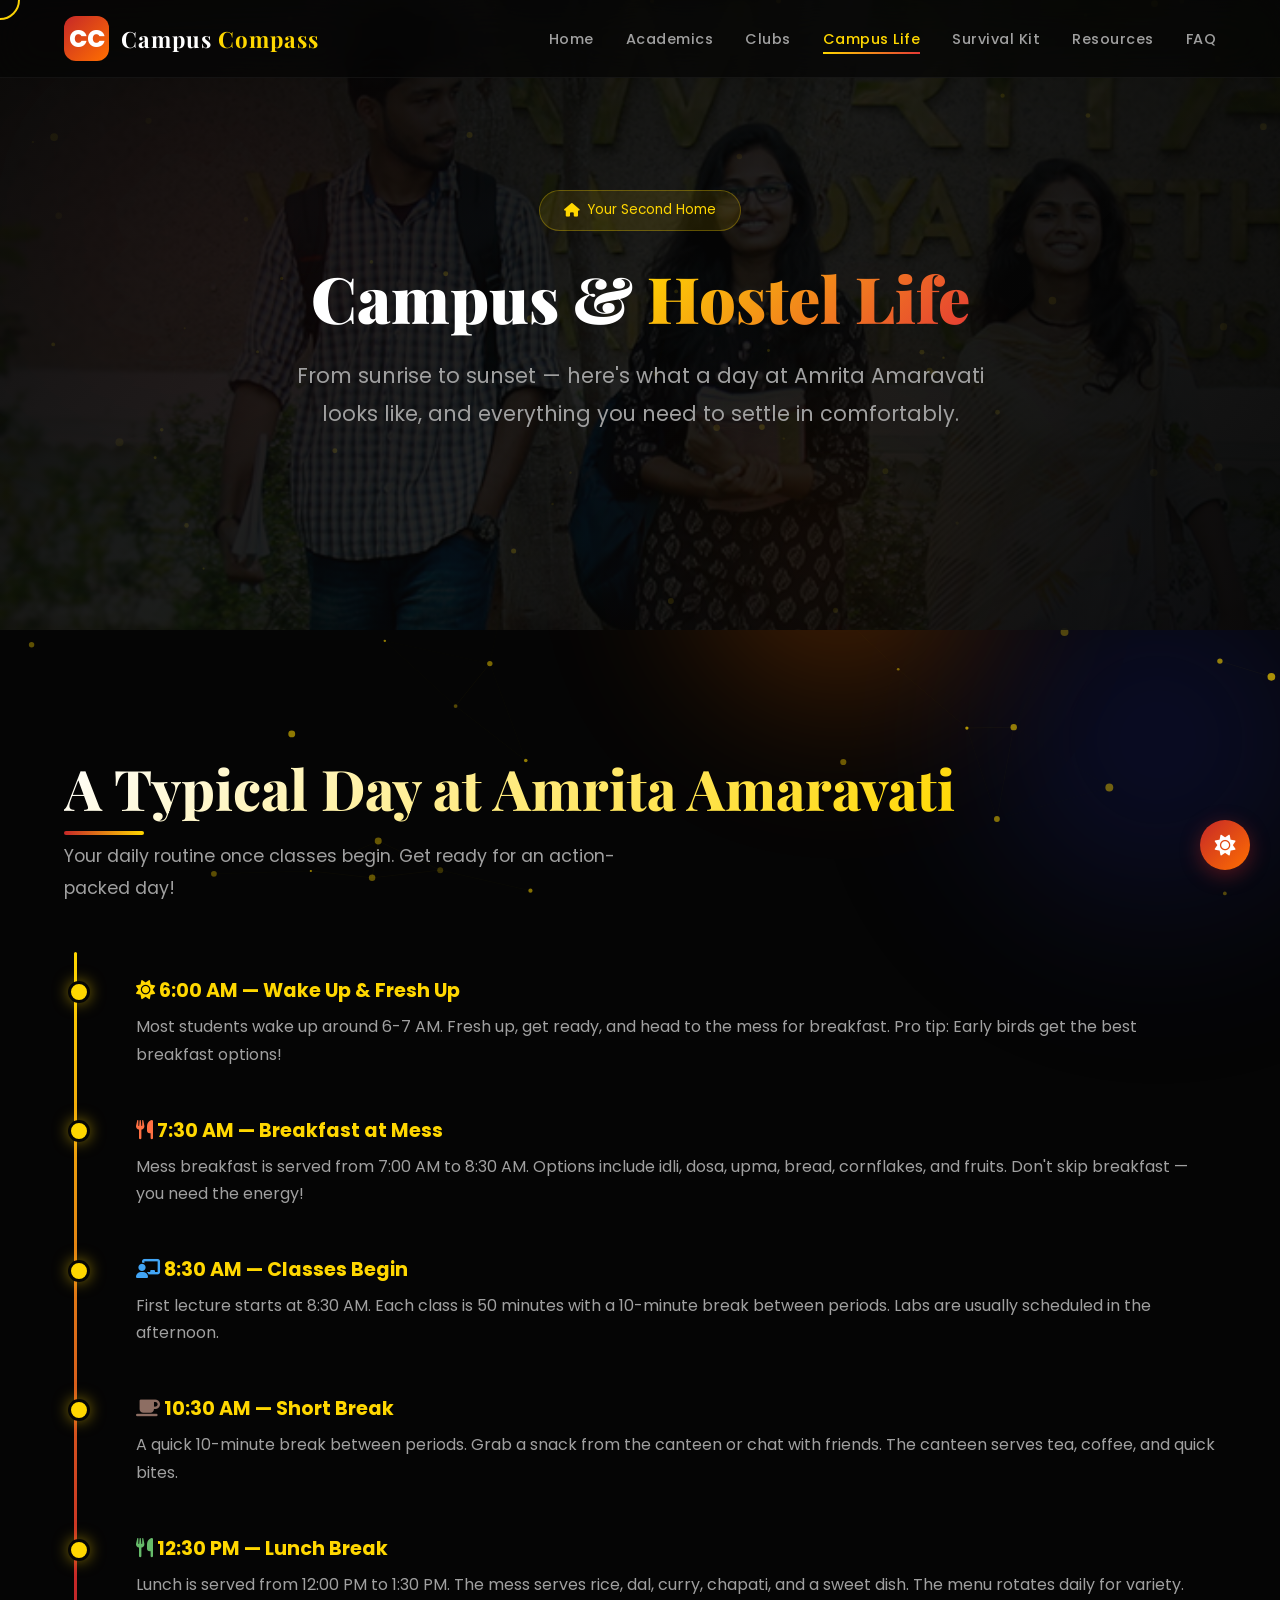
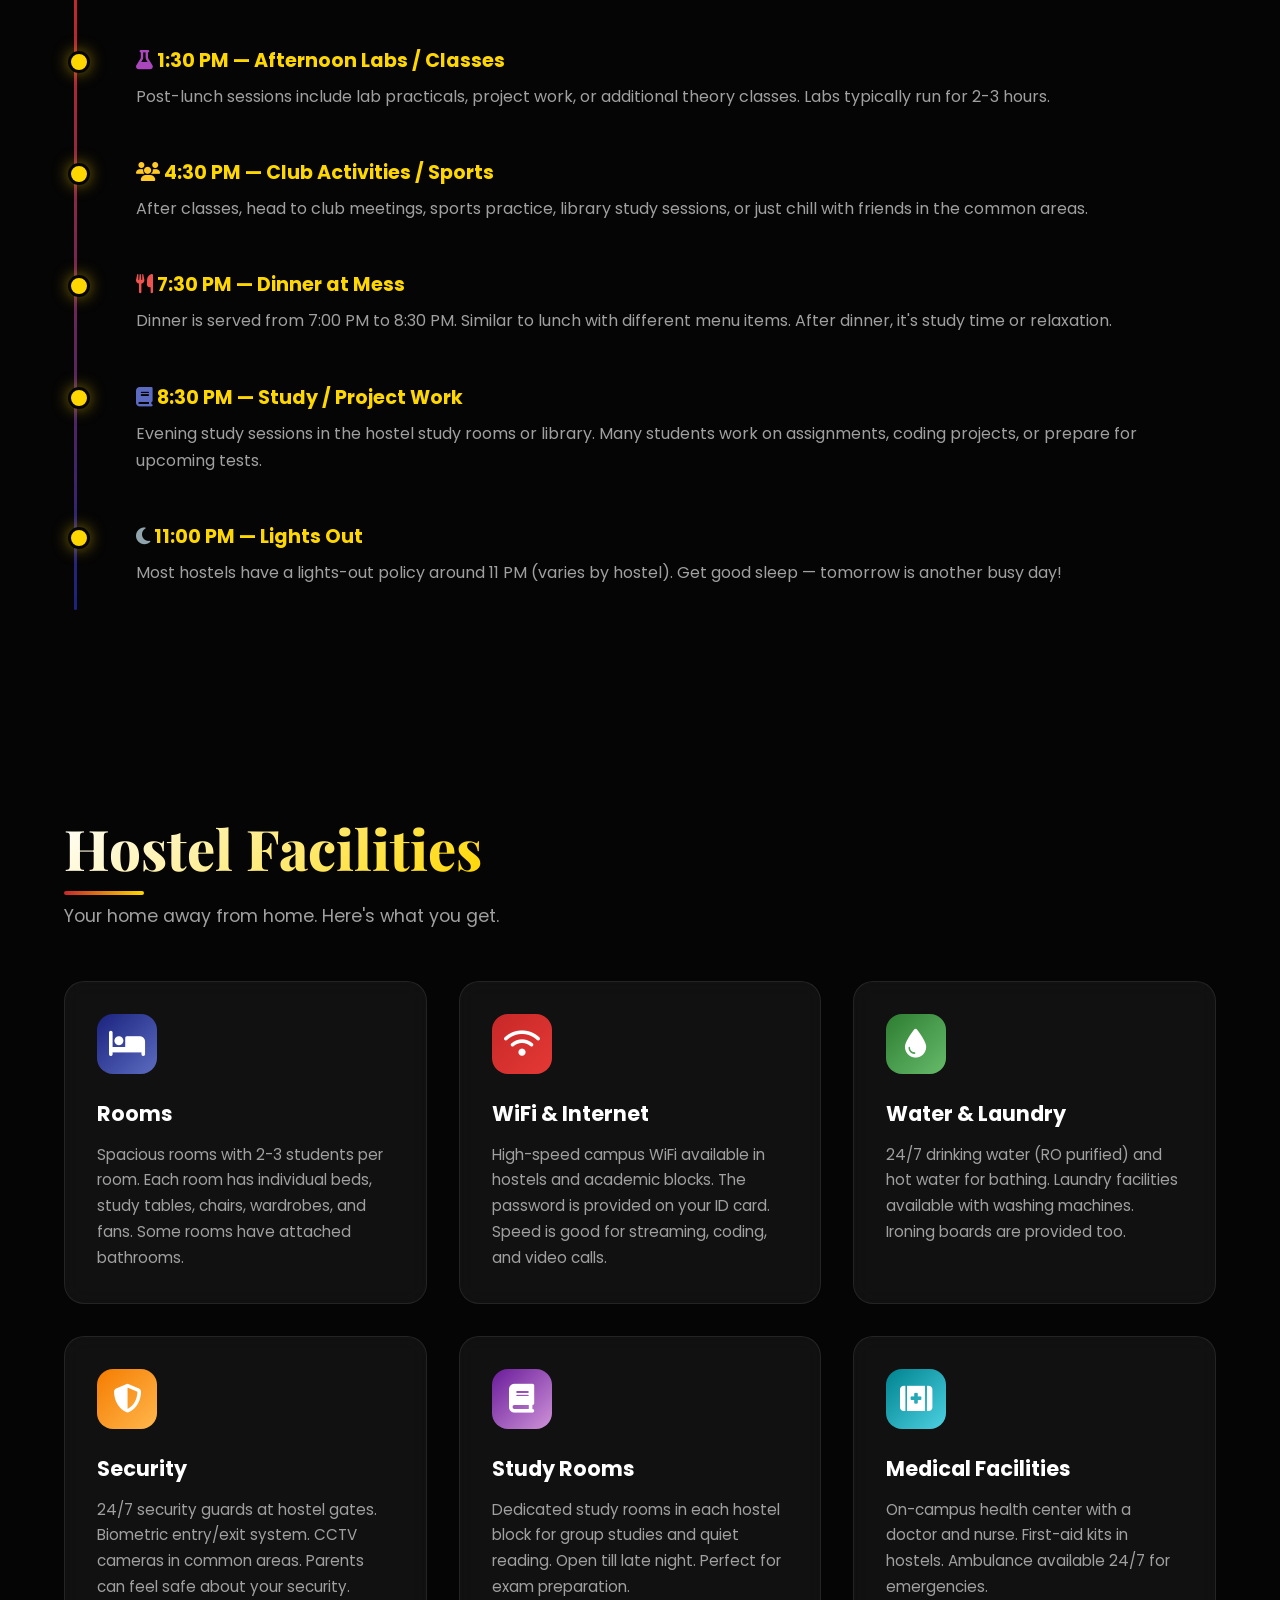
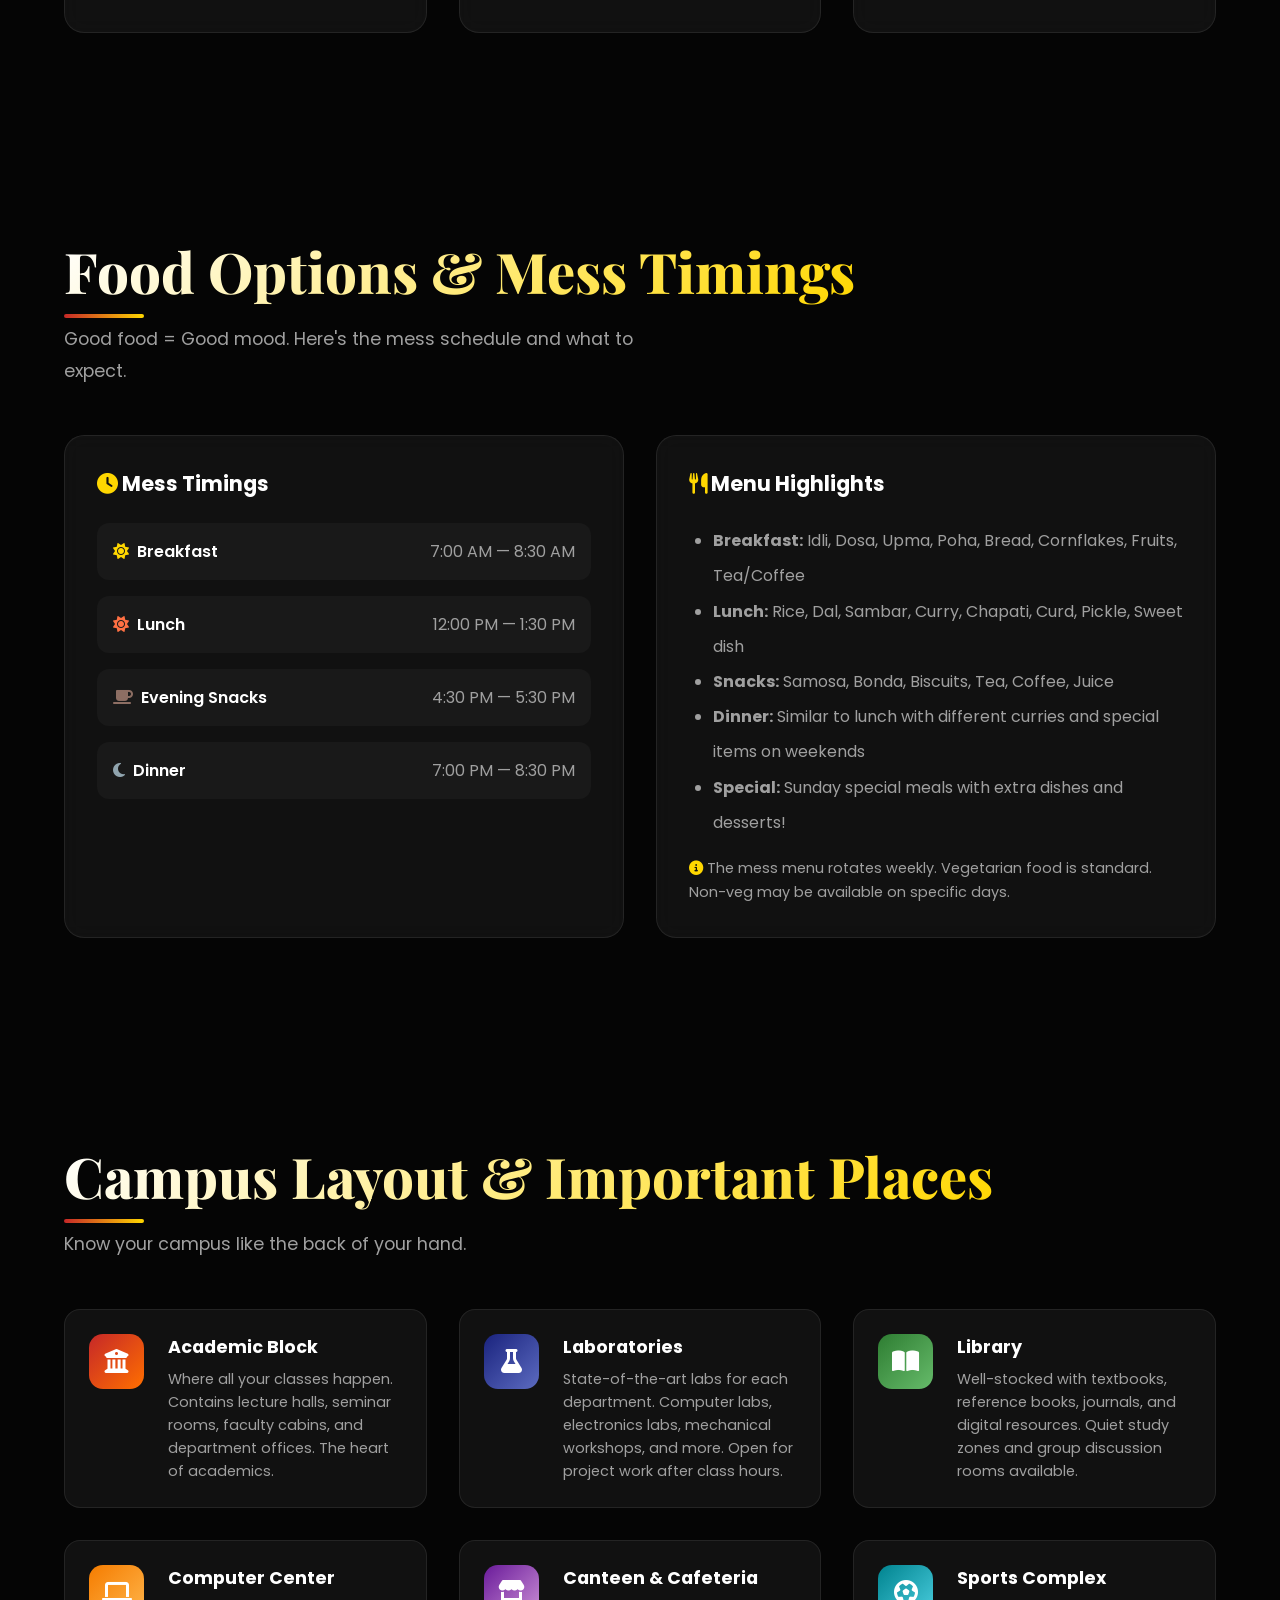
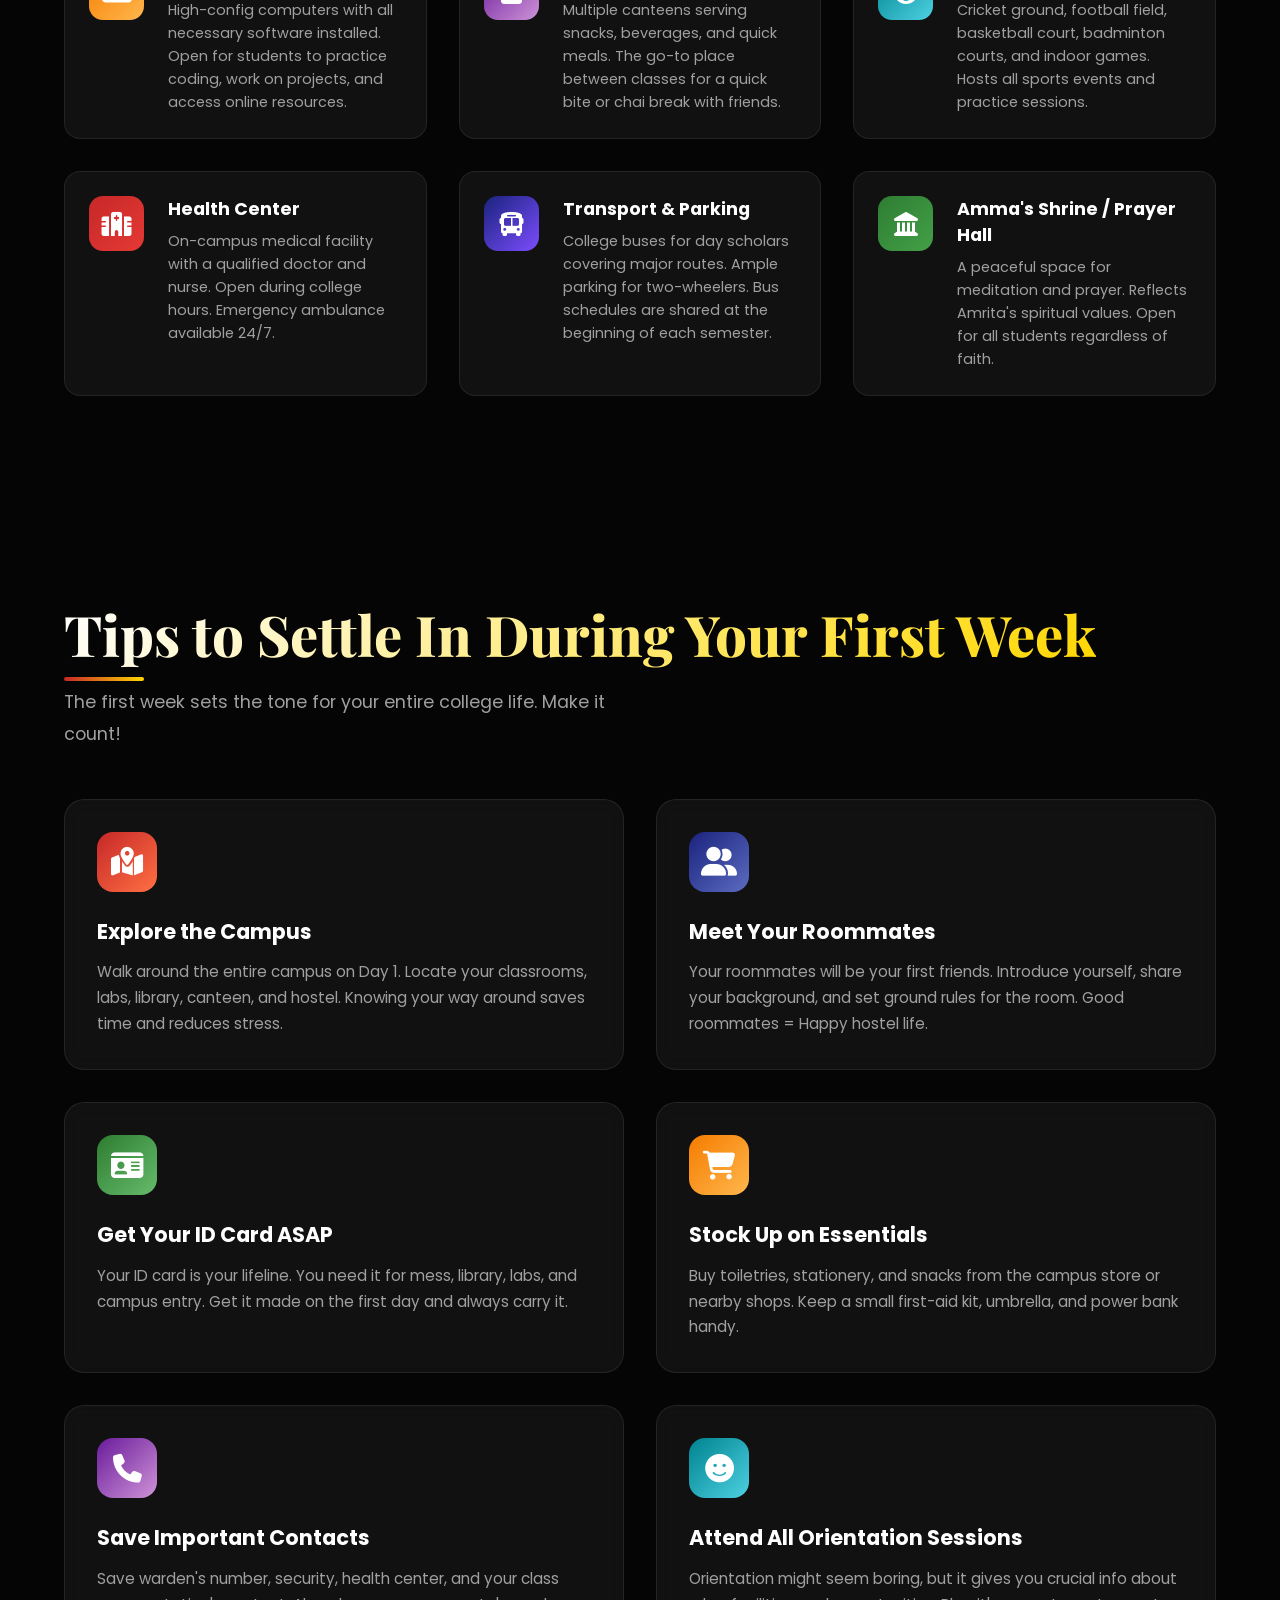
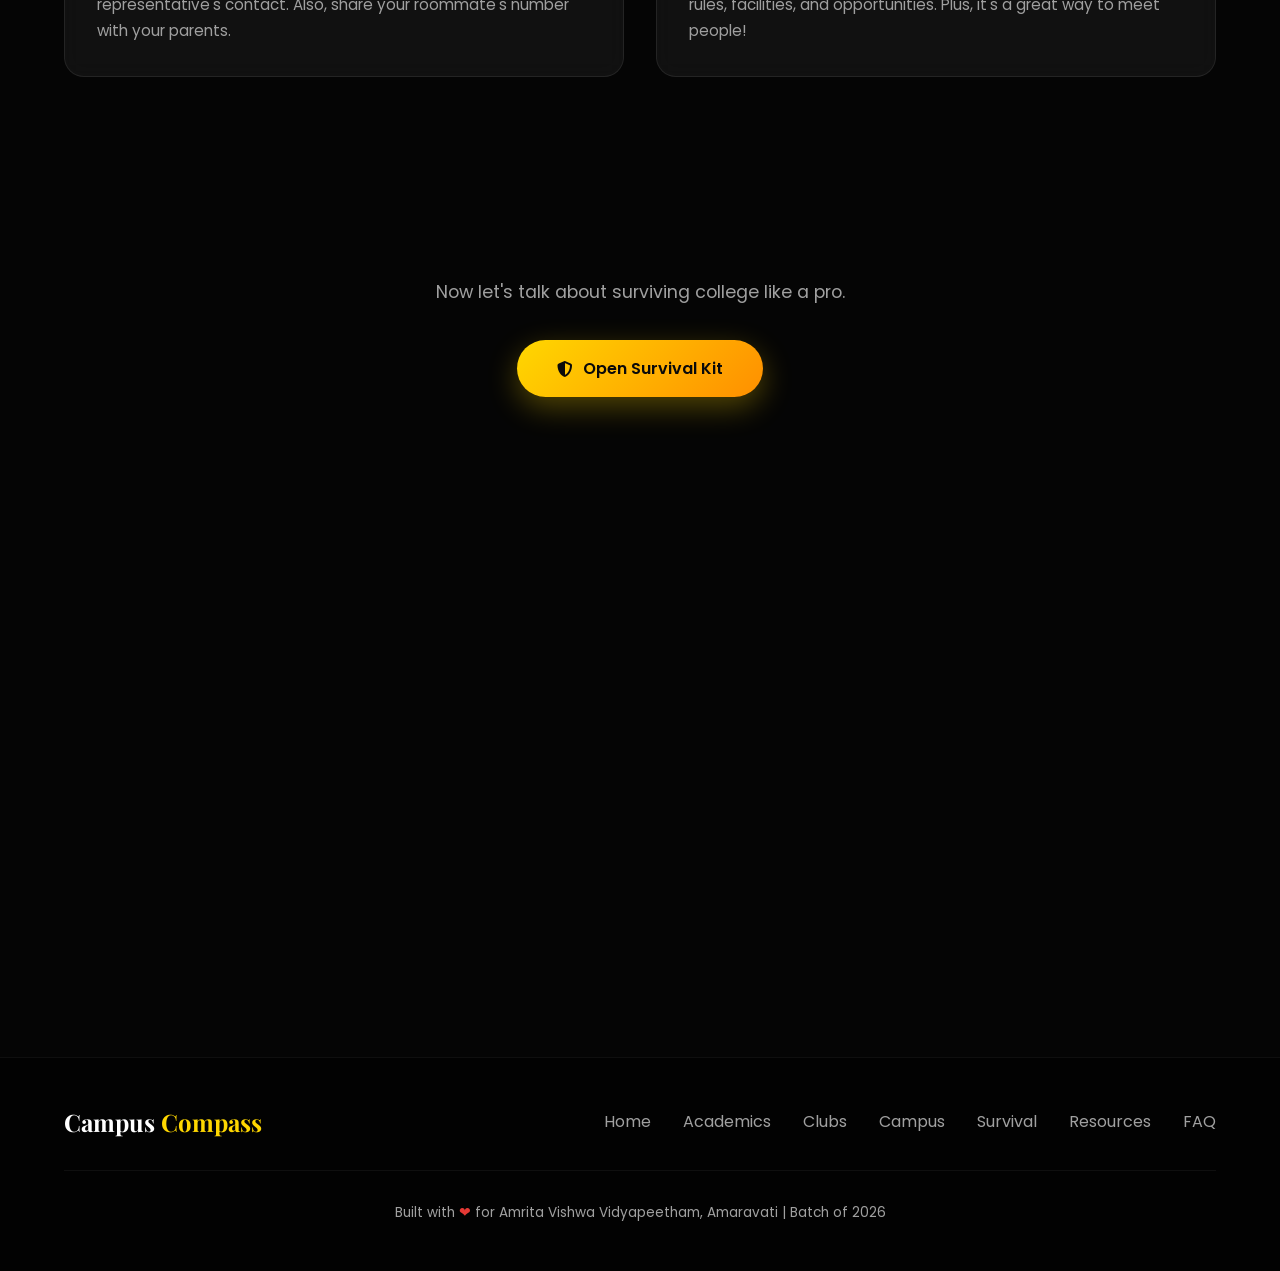
<file: campus.html>
<!DOCTYPE html>
<html lang="en">
<head>
  <meta charset="UTF-8">
  <meta name="viewport" content="width=device-width, initial-scale=1.0">
  <title>Campus & Hostel Life | Campus Compass - Amrita Amaravati</title>
  <link rel="stylesheet" href="style.css">
  <link rel="stylesheet" href="https://cdnjs.cloudflare.com/ajax/libs/font-awesome/6.5.1/css/all.min.css">
</head>
<body>
  <div class="loader">
    <div class="loader-text">Campus & <span>Hostel Life</span></div>
    <div class="loader-bar"><div class="loader-bar-inner"></div></div>
  </div>
  <div class="progress-bar"></div>
  <div class="bg-animation">
    <div class="orb"></div><div class="orb"></div><div class="orb"></div>
  </div>
  <canvas id="particle-canvas"></canvas>

  <nav class="navbar">
    <a href="index.html" class="logo">
      <div class="logo-icon">CC</div>
      <div class="logo-text">Campus <span>Compass</span></div>
    </a>
    <ul class="nav-links">
      <li><a href="index.html">Home</a></li>
      <li><a href="academics.html">Academics</a></li>
      <li><a href="clubs.html">Clubs</a></li>
      <li><a href="campus.html" class="active">Campus Life</a></li>
      <li><a href="survival.html">Survival Kit</a></li>
      <li><a href="resources.html">Resources</a></li>
      <li><a href="faq.html">FAQ</a></li>
    </ul>
    <div class="hamburger"><span></span><span></span><span></span></div>
  </nav>

  <section class="hero" style="min-height:70vh;">
    <div class="hero-bg">
      <img src="assets/3_Campus_Life_Amrita_Vishwa_Vidyapeetha.png" alt="Campus Life">
    </div>
    <div class="hero-content">
      <div class="hero-badge"><i class="fas fa-home"></i> Your Second Home</div>
      <h1 class="hero-title" style="font-size:4rem;">Campus & <span>Hostel Life</span></h1>
      <p class="hero-subtitle">From sunrise to sunset — here's what a day at Amrita Amaravati looks like, and everything you need to settle in comfortably.</p>
    </div>
  </section>

  <!-- Daily Routine -->
  <section class="section">
    <h2 class="section-title reveal">A Typical Day at Amrita Amaravati</h2>
    <p class="section-subtitle reveal">Your daily routine once classes begin. Get ready for an action-packed day!</p>
    <div class="timeline reveal">
      <div class="timeline-item">
        <h4><i class="fas fa-sun" style="color:#ffd700;"></i> 6:00 AM — Wake Up & Fresh Up</h4>
        <p>Most students wake up around 6-7 AM. Fresh up, get ready, and head to the mess for breakfast. Pro tip: Early birds get the best breakfast options!</p>
      </div>
      <div class="timeline-item">
        <h4><i class="fas fa-utensils" style="color:#ff7043;"></i> 7:30 AM — Breakfast at Mess</h4>
        <p>Mess breakfast is served from 7:00 AM to 8:30 AM. Options include idli, dosa, upma, bread, cornflakes, and fruits. Don't skip breakfast — you need the energy!</p>
      </div>
      <div class="timeline-item">
        <h4><i class="fas fa-chalkboard-teacher" style="color:#42a5f5;"></i> 8:30 AM — Classes Begin</h4>
        <p>First lecture starts at 8:30 AM. Each class is 50 minutes with a 10-minute break between periods. Labs are usually scheduled in the afternoon.</p>
      </div>
      <div class="timeline-item">
        <h4><i class="fas fa-coffee" style="color:#8d6e63;"></i> 10:30 AM — Short Break</h4>
        <p>A quick 10-minute break between periods. Grab a snack from the canteen or chat with friends. The canteen serves tea, coffee, and quick bites.</p>
      </div>
      <div class="timeline-item">
        <h4><i class="fas fa-utensils" style="color:#66bb6a;"></i> 12:30 PM — Lunch Break</h4>
        <p>Lunch is served from 12:00 PM to 1:30 PM. The mess serves rice, dal, curry, chapati, and a sweet dish. The menu rotates daily for variety.</p>
      </div>
      <div class="timeline-item">
        <h4><i class="fas fa-flask" style="color:#ab47bc;"></i> 1:30 PM — Afternoon Labs / Classes</h4>
        <p>Post-lunch sessions include lab practicals, project work, or additional theory classes. Labs typically run for 2-3 hours.</p>
      </div>
      <div class="timeline-item">
        <h4><i class="fas fa-users" style="color:#ffca28;"></i> 4:30 PM — Club Activities / Sports</h4>
        <p>After classes, head to club meetings, sports practice, library study sessions, or just chill with friends in the common areas.</p>
      </div>
      <div class="timeline-item">
        <h4><i class="fas fa-utensils" style="color:#ef5350;"></i> 7:30 PM — Dinner at Mess</h4>
        <p>Dinner is served from 7:00 PM to 8:30 PM. Similar to lunch with different menu items. After dinner, it's study time or relaxation.</p>
      </div>
      <div class="timeline-item">
        <h4><i class="fas fa-book" style="color:#5c6bc0;"></i> 8:30 PM — Study / Project Work</h4>
        <p>Evening study sessions in the hostel study rooms or library. Many students work on assignments, coding projects, or prepare for upcoming tests.</p>
      </div>
      <div class="timeline-item">
        <h4><i class="fas fa-moon" style="color:#90a4ae;"></i> 11:00 PM — Lights Out</h4>
        <p>Most hostels have a lights-out policy around 11 PM (varies by hostel). Get good sleep — tomorrow is another busy day!</p>
      </div>
    </div>
  </section>

  <!-- Hostel Facilities -->
  <section class="section">
    <h2 class="section-title reveal">Hostel Facilities</h2>
    <p class="section-subtitle reveal">Your home away from home. Here's what you get.</p>
    <div class="grid-3">
      <div class="card reveal">
        <div class="card-icon" style="background:linear-gradient(135deg,#1a237e,#5c6bc0);"><i class="fas fa-bed"></i></div>
        <h3>Rooms</h3>
        <p>Spacious rooms with 2-3 students per room. Each room has individual beds, study tables, chairs, wardrobes, and fans. Some rooms have attached bathrooms.</p>
      </div>
      <div class="card reveal">
        <div class="card-icon" style="background:linear-gradient(135deg,#c62828,#e53935);"><i class="fas fa-wifi"></i></div>
        <h3>WiFi & Internet</h3>
        <p>High-speed campus WiFi available in hostels and academic blocks. The password is provided on your ID card. Speed is good for streaming, coding, and video calls.</p>
      </div>
      <div class="card reveal">
        <div class="card-icon" style="background:linear-gradient(135deg,#2e7d32,#66bb6a);"><i class="fas fa-tint"></i></div>
        <h3>Water & Laundry</h3>
        <p>24/7 drinking water (RO purified) and hot water for bathing. Laundry facilities available with washing machines. Ironing boards are provided too.</p>
      </div>
      <div class="card reveal">
        <div class="card-icon" style="background:linear-gradient(135deg,#f57c00,#ffb74d);"><i class="fas fa-shield-alt"></i></div>
        <h3>Security</h3>
        <p>24/7 security guards at hostel gates. Biometric entry/exit system. CCTV cameras in common areas. Parents can feel safe about your security.</p>
      </div>
      <div class="card reveal">
        <div class="card-icon" style="background:linear-gradient(135deg,#6a1b9a,#ce93d8);"><i class="fas fa-book"></i></div>
        <h3>Study Rooms</h3>
        <p>Dedicated study rooms in each hostel block for group studies and quiet reading. Open till late night. Perfect for exam preparation.</p>
      </div>
      <div class="card reveal">
        <div class="card-icon" style="background:linear-gradient(135deg,#00838f,#4dd0e1);"><i class="fas fa-first-aid"></i></div>
        <h3>Medical Facilities</h3>
        <p>On-campus health center with a doctor and nurse. First-aid kits in hostels. Ambulance available 24/7 for emergencies.</p>
      </div>
    </div>
  </section>

  <!-- Food & Mess -->
  <section class="section">
    <h2 class="section-title reveal">Food Options & Mess Timings</h2>
    <p class="section-subtitle reveal">Good food = Good mood. Here's the mess schedule and what to expect.</p>
    <div class="grid-2">
      <div class="card reveal">
        <h3 style="margin-bottom:1.5rem;"><i class="fas fa-clock" style="color:#ffd700;"></i> Mess Timings</h3>
        <div style="display:flex;flex-direction:column;gap:1rem;">
          <div style="display:flex;justify-content:space-between;padding:1rem;background:rgba(255,255,255,0.03);border-radius:12px;">
            <span style="color:var(--light);font-weight:600;"><i class="fas fa-sun" style="color:#ffd700;margin-right:8px;"></i>Breakfast</span>
            <span style="color:var(--gray);">7:00 AM — 8:30 AM</span>
          </div>
          <div style="display:flex;justify-content:space-between;padding:1rem;background:rgba(255,255,255,0.03);border-radius:12px;">
            <span style="color:var(--light);font-weight:600;"><i class="fas fa-sun" style="color:#ff7043;margin-right:8px;"></i>Lunch</span>
            <span style="color:var(--gray);">12:00 PM — 1:30 PM</span>
          </div>
          <div style="display:flex;justify-content:space-between;padding:1rem;background:rgba(255,255,255,0.03);border-radius:12px;">
            <span style="color:var(--light);font-weight:600;"><i class="fas fa-coffee" style="color:#8d6e63;margin-right:8px;"></i>Evening Snacks</span>
            <span style="color:var(--gray);">4:30 PM — 5:30 PM</span>
          </div>
          <div style="display:flex;justify-content:space-between;padding:1rem;background:rgba(255,255,255,0.03);border-radius:12px;">
            <span style="color:var(--light);font-weight:600;"><i class="fas fa-moon" style="color:#90a4ae;margin-right:8px;"></i>Dinner</span>
            <span style="color:var(--gray);">7:00 PM — 8:30 PM</span>
          </div>
        </div>
      </div>
      <div class="card reveal">
        <h3 style="margin-bottom:1.5rem;"><i class="fas fa-utensils" style="color:#ffd700;"></i> Menu Highlights</h3>
        <ul style="color:var(--gray);padding-left:1.5rem;line-height:2.2;">
          <li><strong>Breakfast:</strong> Idli, Dosa, Upma, Poha, Bread, Cornflakes, Fruits, Tea/Coffee</li>
          <li><strong>Lunch:</strong> Rice, Dal, Sambar, Curry, Chapati, Curd, Pickle, Sweet dish</li>
          <li><strong>Snacks:</strong> Samosa, Bonda, Biscuits, Tea, Coffee, Juice</li>
          <li><strong>Dinner:</strong> Similar to lunch with different curries and special items on weekends</li>
          <li><strong>Special:</strong> Sunday special meals with extra dishes and desserts!</li>
        </ul>
        <p style="color:var(--gray);margin-top:1rem;font-size:0.9rem;"><i class="fas fa-info-circle" style="color:#ffd700;"></i> The mess menu rotates weekly. Vegetarian food is standard. Non-veg may be available on specific days.</p>
      </div>
    </div>
  </section>

  <!-- Campus Layout -->
  <section class="section">
    <h2 class="section-title reveal">Campus Layout & Important Places</h2>
    <p class="section-subtitle reveal">Know your campus like the back of your hand.</p>
    <div class="grid-3">
      <div class="info-card reveal">
        <div class="info-card-icon"><i class="fas fa-university"></i></div>
        <div class="info-card-body">
          <h4>Academic Block</h4>
          <p>Where all your classes happen. Contains lecture halls, seminar rooms, faculty cabins, and department offices. The heart of academics.</p>
        </div>
      </div>
      <div class="info-card reveal">
        <div class="info-card-icon" style="background:linear-gradient(135deg,#1a237e,#5c6bc0);"><i class="fas fa-flask"></i></div>
        <div class="info-card-body">
          <h4>Laboratories</h4>
          <p>State-of-the-art labs for each department. Computer labs, electronics labs, mechanical workshops, and more. Open for project work after class hours.</p>
        </div>
      </div>
      <div class="info-card reveal">
        <div class="info-card-icon" style="background:linear-gradient(135deg,#2e7d32,#66bb6a);"><i class="fas fa-book-open"></i></div>
        <div class="info-card-body">
          <h4>Library</h4>
          <p>Well-stocked with textbooks, reference books, journals, and digital resources. Quiet study zones and group discussion rooms available.</p>
        </div>
      </div>
      <div class="info-card reveal">
        <div class="info-card-icon" style="background:linear-gradient(135deg,#f57c00,#ffb74d);"><i class="fas fa-laptop"></i></div>
        <div class="info-card-body">
          <h4>Computer Center</h4>
          <p>High-config computers with all necessary software installed. Open for students to practice coding, work on projects, and access online resources.</p>
        </div>
      </div>
      <div class="info-card reveal">
        <div class="info-card-icon" style="background:linear-gradient(135deg,#6a1b9a,#ce93d8);"><i class="fas fa-store"></i></div>
        <div class="info-card-body">
          <h4>Canteen & Cafeteria</h4>
          <p>Multiple canteens serving snacks, beverages, and quick meals. The go-to place between classes for a quick bite or chai break with friends.</p>
        </div>
      </div>
      <div class="info-card reveal">
        <div class="info-card-icon" style="background:linear-gradient(135deg,#00838f,#4dd0e1);"><i class="fas fa-futbol"></i></div>
        <div class="info-card-body">
          <h4>Sports Complex</h4>
          <p>Cricket ground, football field, basketball court, badminton courts, and indoor games. Hosts all sports events and practice sessions.</p>
        </div>
      </div>
      <div class="info-card reveal">
        <div class="info-card-icon" style="background:linear-gradient(135deg,#c62828,#e53935);"><i class="fas fa-hospital"></i></div>
        <div class="info-card-body">
          <h4>Health Center</h4>
          <p>On-campus medical facility with a qualified doctor and nurse. Open during college hours. Emergency ambulance available 24/7.</p>
        </div>
      </div>
      <div class="info-card reveal">
        <div class="info-card-icon" style="background:linear-gradient(135deg,#1a237e,#7c4dff);"><i class="fas fa-bus"></i></div>
        <div class="info-card-body">
          <h4>Transport & Parking</h4>
          <p>College buses for day scholars covering major routes. Ample parking for two-wheelers. Bus schedules are shared at the beginning of each semester.</p>
        </div>
      </div>
      <div class="info-card reveal">
        <div class="info-card-icon" style="background:linear-gradient(135deg,#2e7d32,#43a047);"><i class="fas fa-landmark"></i></div>
        <div class="info-card-body">
          <h4>Amma's Shrine / Prayer Hall</h4>
          <p>A peaceful space for meditation and prayer. Reflects Amrita's spiritual values. Open for all students regardless of faith.</p>
        </div>
      </div>
    </div>
  </section>

  <!-- Tips to Settle In -->
  <section class="section">
    <h2 class="section-title reveal">Tips to Settle In During Your First Week</h2>
    <p class="section-subtitle reveal">The first week sets the tone for your entire college life. Make it count!</p>
    <div class="grid-2">
      <div class="card reveal">
        <div class="card-icon" style="background:linear-gradient(135deg,#c62828,#ff7043);"><i class="fas fa-map-marked-alt"></i></div>
        <h3>Explore the Campus</h3>
        <p>Walk around the entire campus on Day 1. Locate your classrooms, labs, library, canteen, and hostel. Knowing your way around saves time and reduces stress.</p>
      </div>
      <div class="card reveal">
        <div class="card-icon" style="background:linear-gradient(135deg,#1a237e,#5c6bc0);"><i class="fas fa-user-friends"></i></div>
        <h3>Meet Your Roommates</h3>
        <p>Your roommates will be your first friends. Introduce yourself, share your background, and set ground rules for the room. Good roommates = Happy hostel life.</p>
      </div>
      <div class="card reveal">
        <div class="card-icon" style="background:linear-gradient(135deg,#2e7d32,#66bb6a);"><i class="fas fa-id-card"></i></div>
        <h3>Get Your ID Card ASAP</h3>
        <p>Your ID card is your lifeline. You need it for mess, library, labs, and campus entry. Get it made on the first day and always carry it.</p>
      </div>
      <div class="card reveal">
        <div class="card-icon" style="background:linear-gradient(135deg,#f57c00,#ffb74d);"><i class="fas fa-shopping-cart"></i></div>
        <h3>Stock Up on Essentials</h3>
        <p>Buy toiletries, stationery, and snacks from the campus store or nearby shops. Keep a small first-aid kit, umbrella, and power bank handy.</p>
      </div>
      <div class="card reveal">
        <div class="card-icon" style="background:linear-gradient(135deg,#6a1b9a,#ce93d8);"><i class="fas fa-phone"></i></div>
        <h3>Save Important Contacts</h3>
        <p>Save warden's number, security, health center, and your class representative's contact. Also, share your roommate's number with your parents.</p>
      </div>
      <div class="card reveal">
        <div class="card-icon" style="background:linear-gradient(135deg,#00838f,#4dd0e1);"><i class="fas fa-smile"></i></div>
        <h3>Attend All Orientation Sessions</h3>
        <p>Orientation might seem boring, but it gives you crucial info about rules, facilities, and opportunities. Plus, it's a great way to meet people!</p>
      </div>
    </div>
  </section>

  <!-- Navigation -->
  <section class="section" style="text-align:center;">
    <p class="section-subtitle" style="margin:0 auto 2rem;">Now let's talk about surviving college like a pro.</p>
    <a href="survival.html" class="btn btn-gold">
      <i class="fas fa-shield-alt"></i> Open Survival Kit
    </a>
  </section>

  <footer class="footer">
    <div class="footer-content">
      <div class="footer-logo">Campus <span>Compass</span></div>
      <ul class="footer-links">
        <li><a href="index.html">Home</a></li>
        <li><a href="academics.html">Academics</a></li>
        <li><a href="clubs.html">Clubs</a></li>
        <li><a href="campus.html">Campus</a></li>
        <li><a href="survival.html">Survival</a></li>
        <li><a href="resources.html">Resources</a></li>
        <li><a href="faq.html">FAQ</a></li>
      </ul>
    </div>
    <div class="footer-bottom">Built with <span style="color:#e53935;">❤</span> for Amrita Vishwa Vidyapeetham, Amaravati | Batch of 2026</div>
  </footer>

  <button class="theme-toggle"><i class="fas fa-sun"></i></button>
  <script src="script.js"></script>
</body>
</html>
</file>
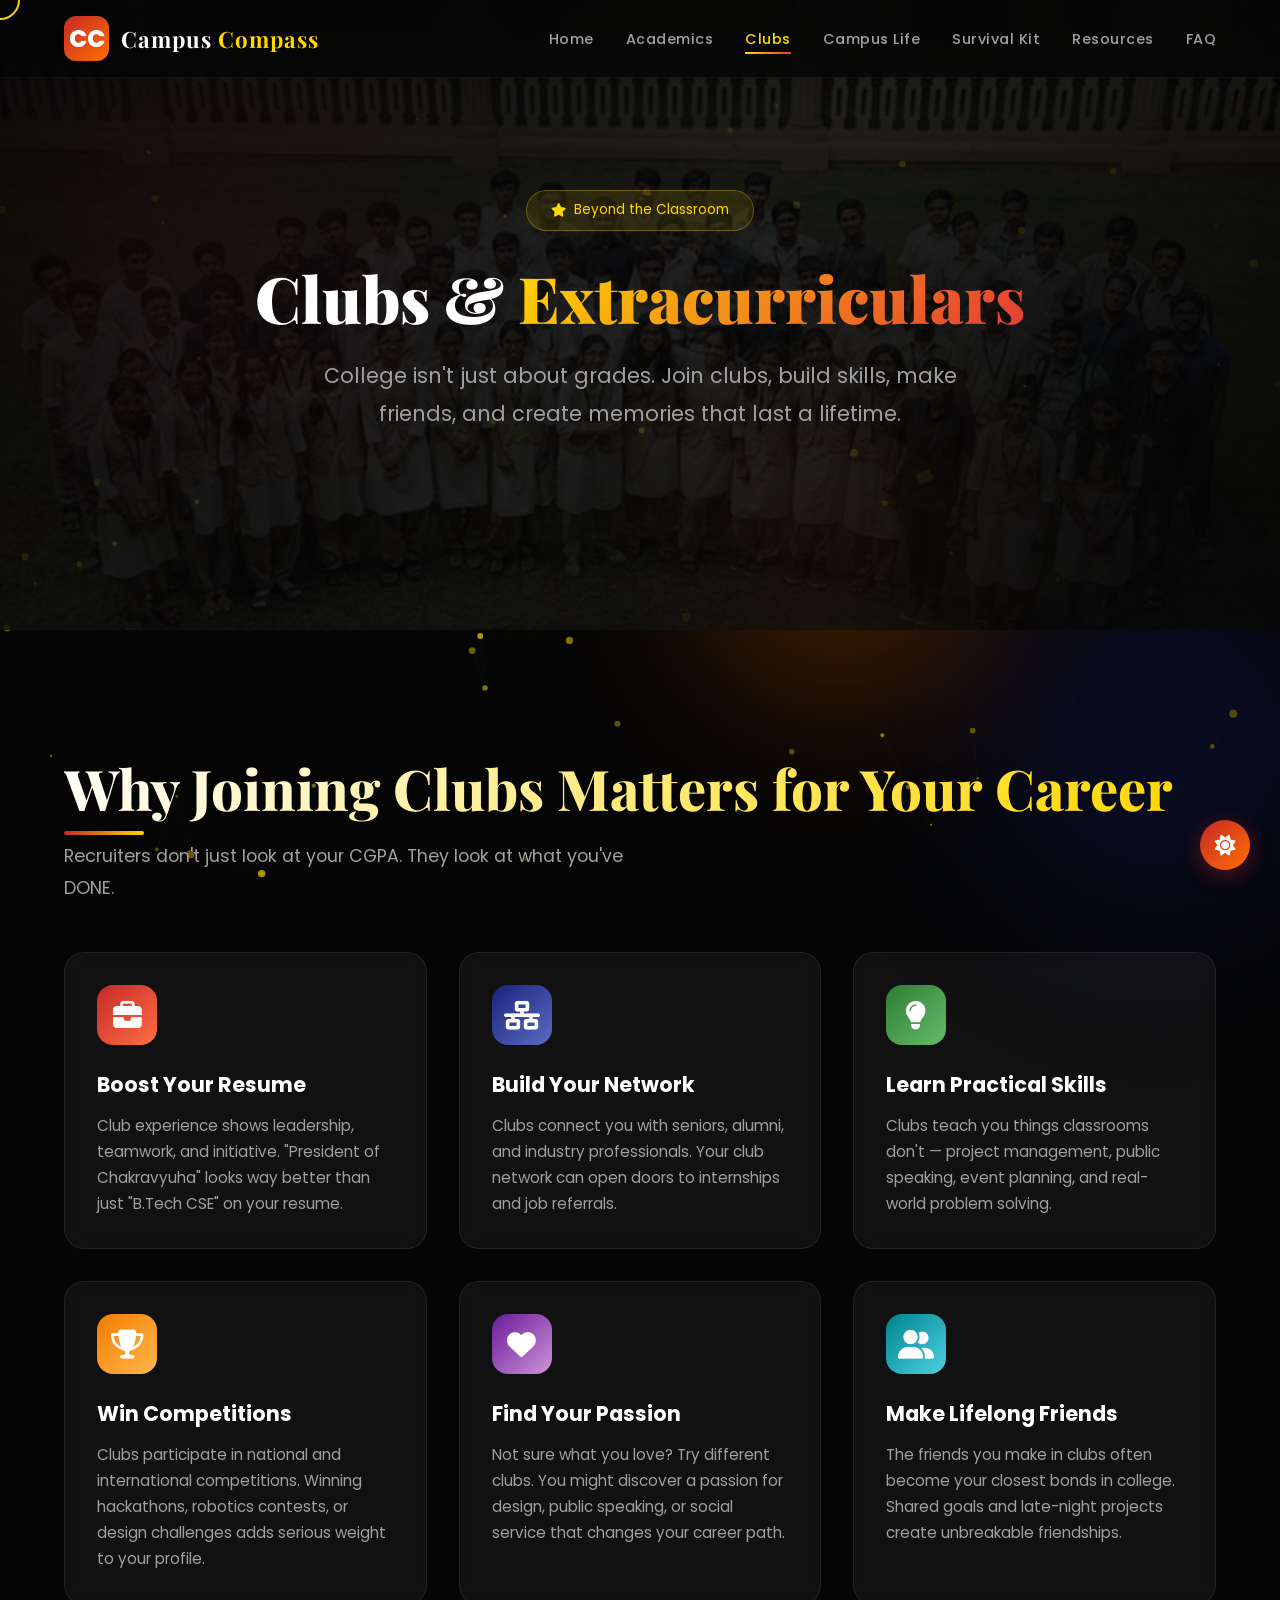
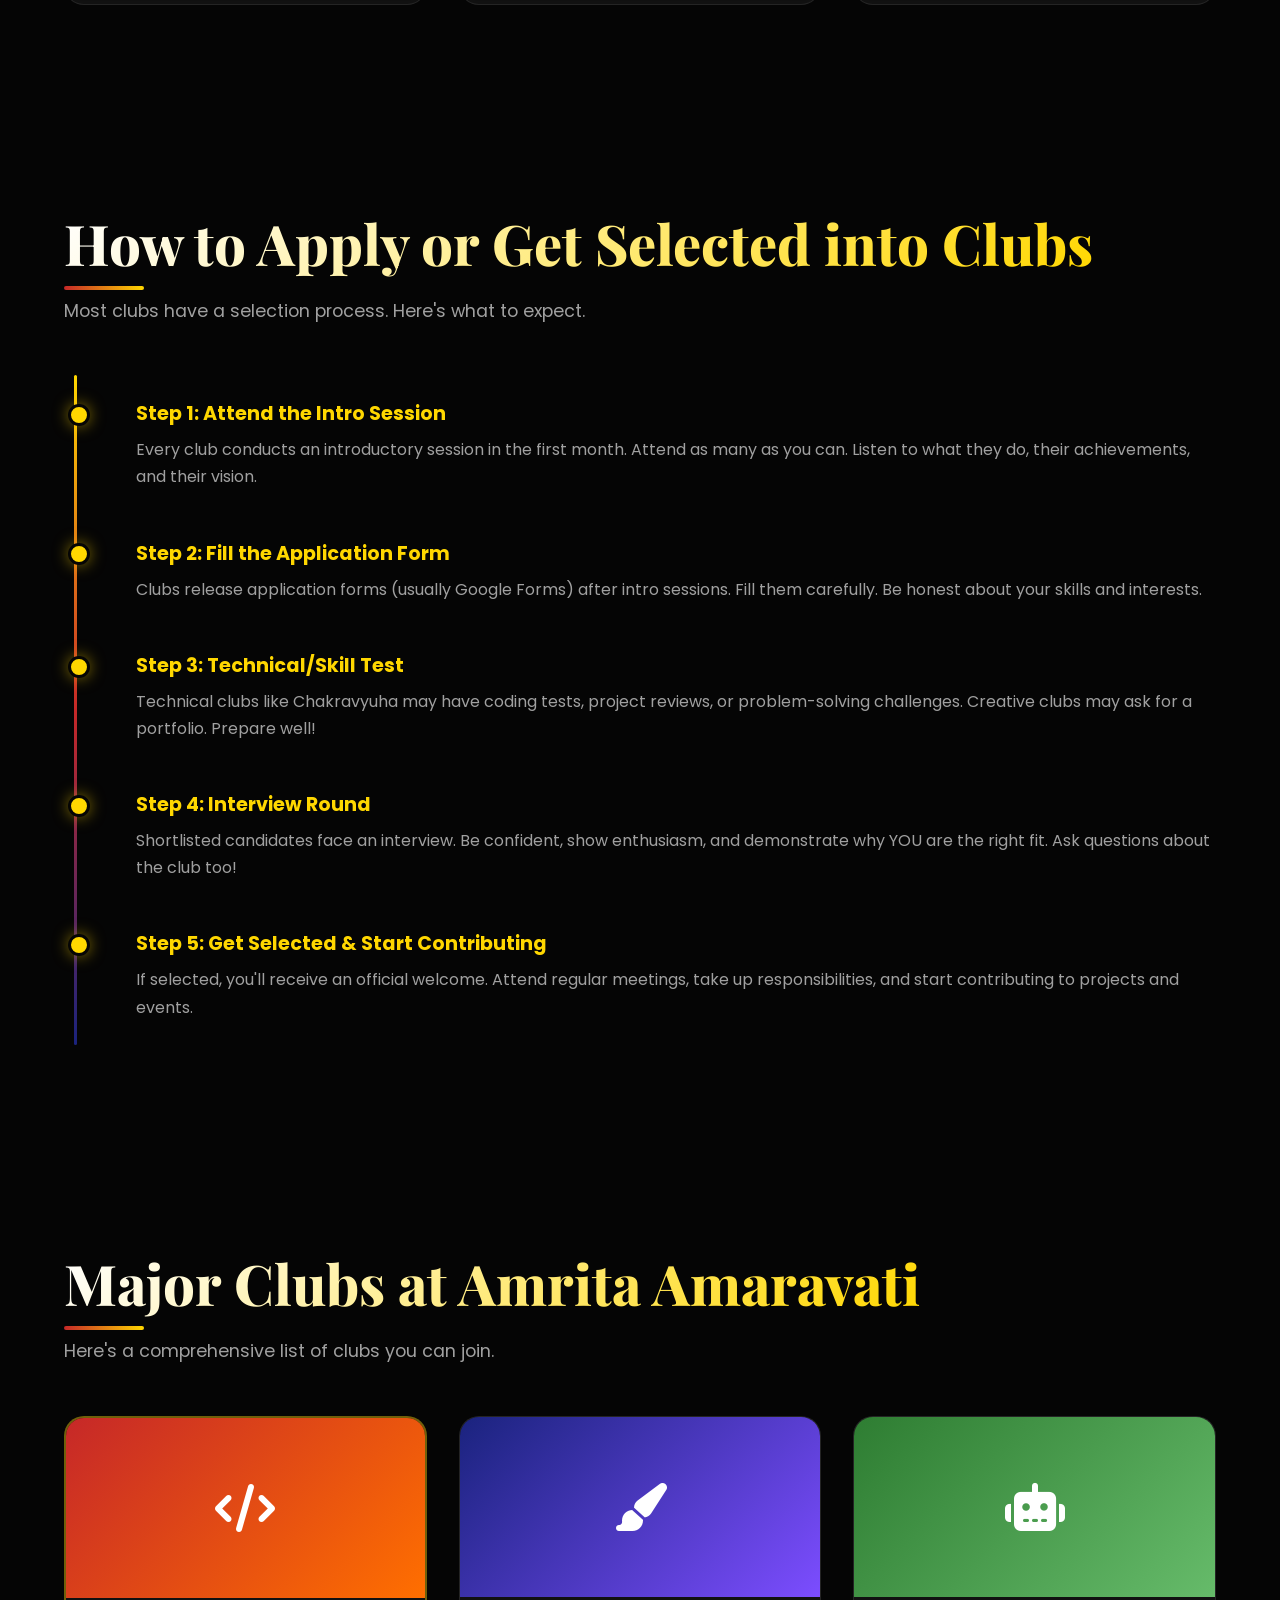
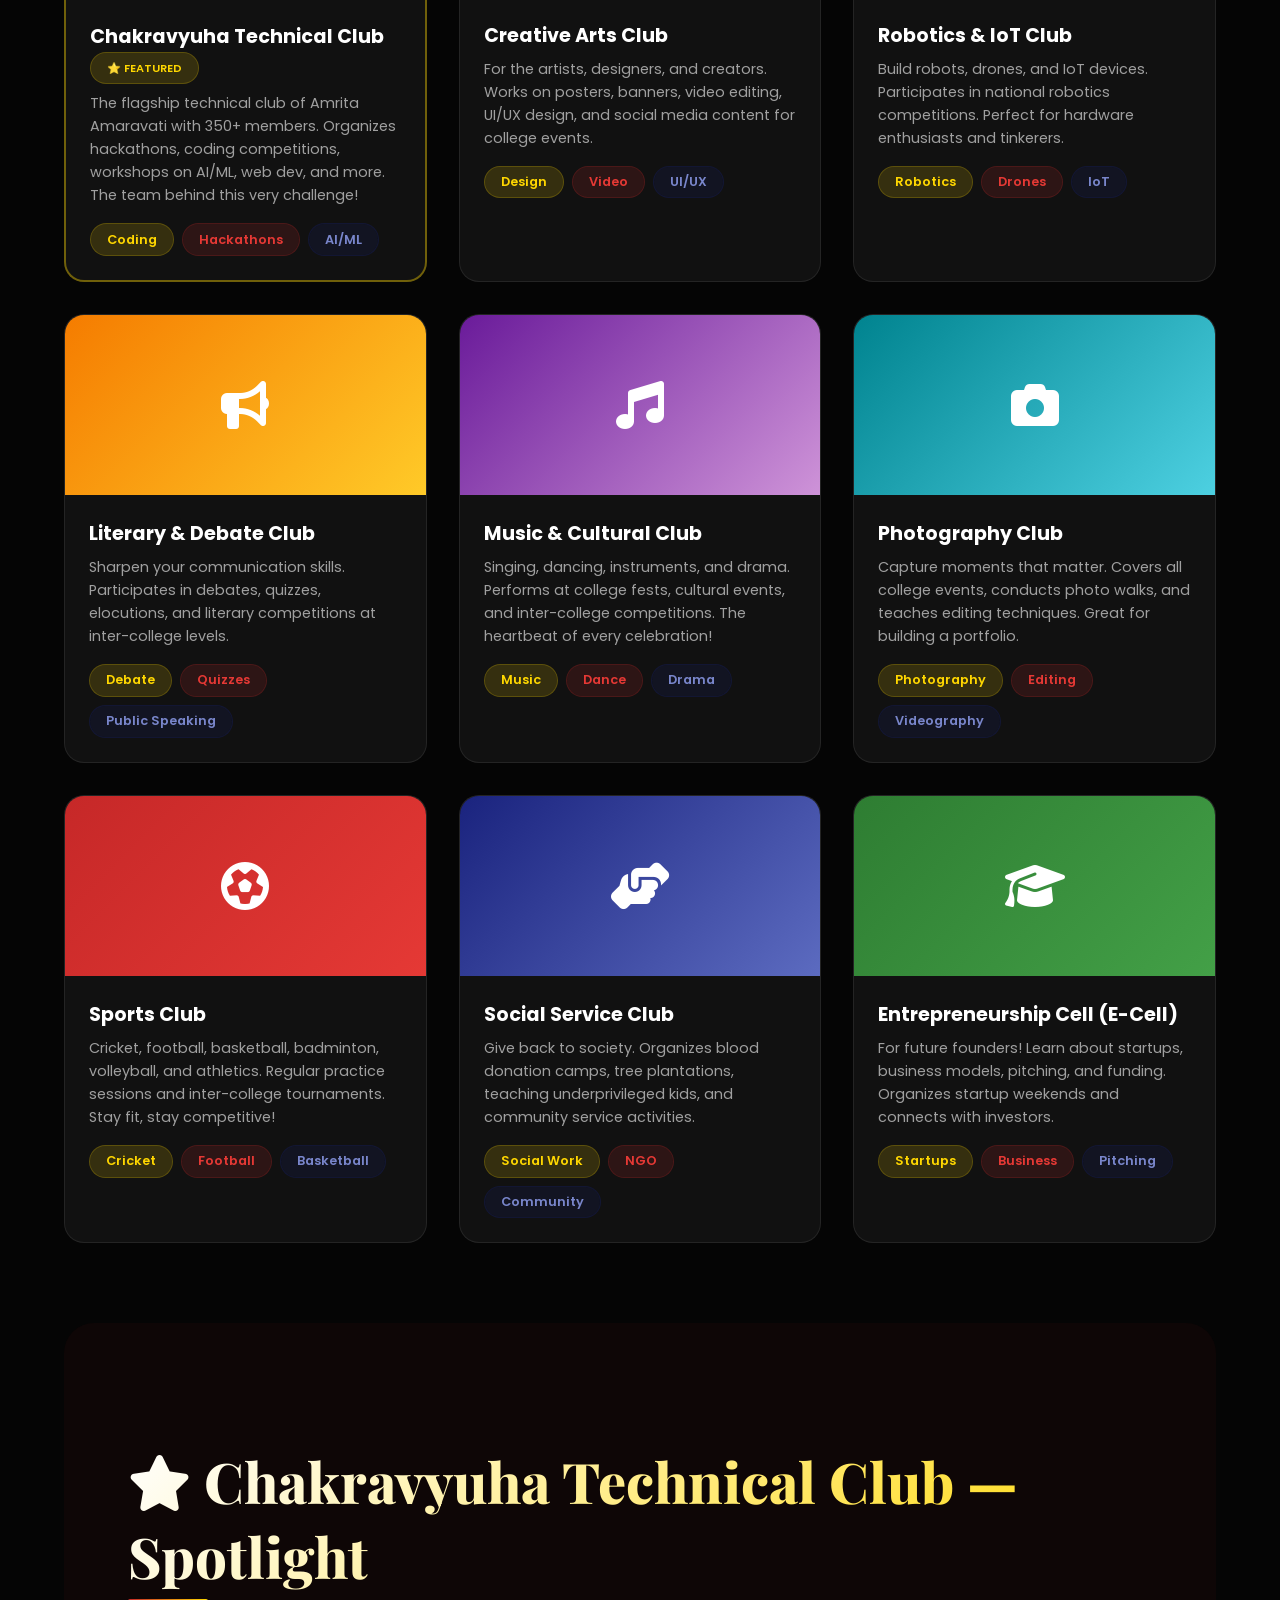
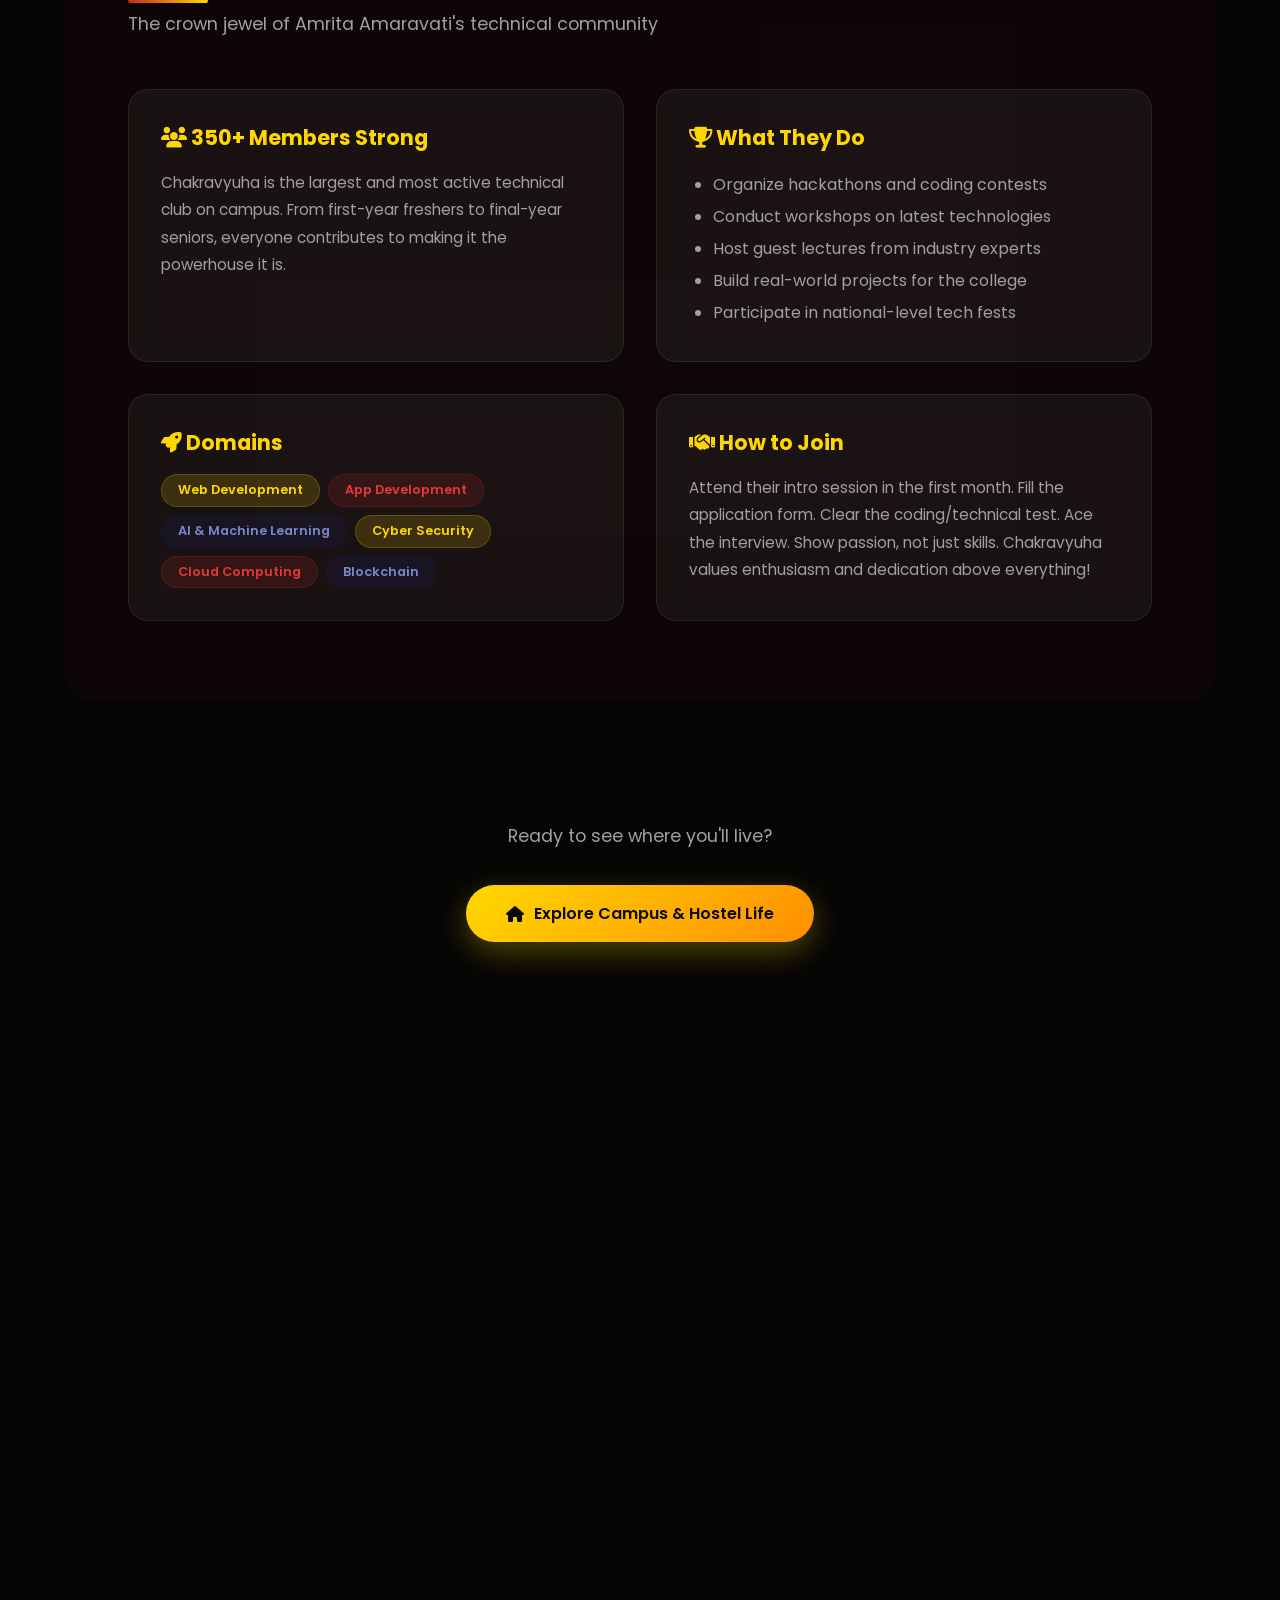
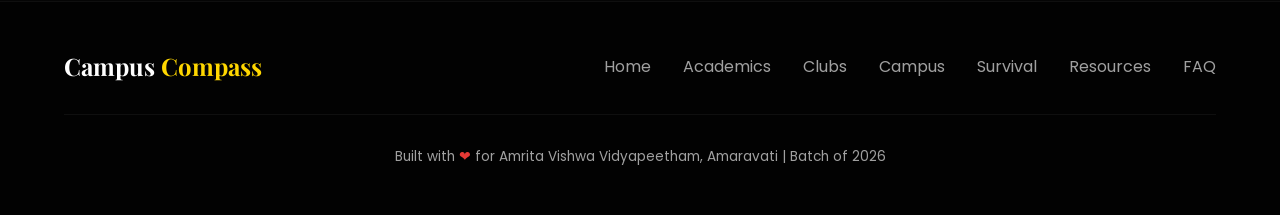
<file: clubs.html>
<!DOCTYPE html>
<html lang="en">
<head>
  <meta charset="UTF-8">
  <meta name="viewport" content="width=device-width, initial-scale=1.0">
  <title>Clubs & Extracurriculars | Campus Compass - Amrita Amaravati</title>
  <link rel="stylesheet" href="style.css">
  <link rel="stylesheet" href="https://cdnjs.cloudflare.com/ajax/libs/font-awesome/6.5.1/css/all.min.css">
</head>
<body>
  <div class="loader">
    <div class="loader-text">Clubs & <span>Activities</span></div>
    <div class="loader-bar"><div class="loader-bar-inner"></div></div>
  </div>
  <div class="progress-bar"></div>
  <div class="bg-animation">
    <div class="orb"></div><div class="orb"></div><div class="orb"></div>
  </div>
  <canvas id="particle-canvas"></canvas>

  <nav class="navbar">
    <a href="index.html" class="logo">
      <div class="logo-icon">CC</div>
      <div class="logo-text">Campus <span>Compass</span></div>
    </a>
    <ul class="nav-links">
      <li><a href="index.html">Home</a></li>
      <li><a href="academics.html">Academics</a></li>
      <li><a href="clubs.html" class="active">Clubs</a></li>
      <li><a href="campus.html">Campus Life</a></li>
      <li><a href="survival.html">Survival Kit</a></li>
      <li><a href="resources.html">Resources</a></li>
      <li><a href="faq.html">FAQ</a></li>
    </ul>
    <div class="hamburger"><span></span><span></span><span></span></div>
  </nav>

  <section class="hero" style="min-height:70vh;">
    <div class="hero-bg">
      <img src="assets/1_Amrita_Vishwa_Vidyapeetham.png" alt="Students">
    </div>
    <div class="hero-content">
      <div class="hero-badge"><i class="fas fa-star"></i> Beyond the Classroom</div>
      <h1 class="hero-title" style="font-size:4rem;">Clubs & <span>Extracurriculars</span></h1>
      <p class="hero-subtitle">College isn't just about grades. Join clubs, build skills, make friends, and create memories that last a lifetime.</p>
    </div>
  </section>

  <!-- Why Join Clubs -->
  <section class="section">
    <h2 class="section-title reveal">Why Joining Clubs Matters for Your Career</h2>
    <p class="section-subtitle reveal">Recruiters don't just look at your CGPA. They look at what you've DONE.</p>
    <div class="grid-3">
      <div class="card reveal">
        <div class="card-icon" style="background:linear-gradient(135deg,#c62828,#ff7043);"><i class="fas fa-briefcase"></i></div>
        <h3>Boost Your Resume</h3>
        <p>Club experience shows leadership, teamwork, and initiative. "President of Chakravyuha" looks way better than just "B.Tech CSE" on your resume.</p>
      </div>
      <div class="card reveal">
        <div class="card-icon" style="background:linear-gradient(135deg,#1a237e,#5c6bc0);"><i class="fas fa-network-wired"></i></div>
        <h3>Build Your Network</h3>
        <p>Clubs connect you with seniors, alumni, and industry professionals. Your club network can open doors to internships and job referrals.</p>
      </div>
      <div class="card reveal">
        <div class="card-icon" style="background:linear-gradient(135deg,#2e7d32,#66bb6a);"><i class="fas fa-lightbulb"></i></div>
        <h3>Learn Practical Skills</h3>
        <p>Clubs teach you things classrooms don't — project management, public speaking, event planning, and real-world problem solving.</p>
      </div>
      <div class="card reveal">
        <div class="card-icon" style="background:linear-gradient(135deg,#f57c00,#ffb74d);"><i class="fas fa-trophy"></i></div>
        <h3>Win Competitions</h3>
        <p>Clubs participate in national and international competitions. Winning hackathons, robotics contests, or design challenges adds serious weight to your profile.</p>
      </div>
      <div class="card reveal">
        <div class="card-icon" style="background:linear-gradient(135deg,#6a1b9a,#ce93d8);"><i class="fas fa-heart"></i></div>
        <h3>Find Your Passion</h3>
        <p>Not sure what you love? Try different clubs. You might discover a passion for design, public speaking, or social service that changes your career path.</p>
      </div>
      <div class="card reveal">
        <div class="card-icon" style="background:linear-gradient(135deg,#00838f,#4dd0e1);"><i class="fas fa-user-friends"></i></div>
        <h3>Make Lifelong Friends</h3>
        <p>The friends you make in clubs often become your closest bonds in college. Shared goals and late-night projects create unbreakable friendships.</p>
      </div>
    </div>
  </section>

  <!-- How to Apply -->
  <section class="section">
    <h2 class="section-title reveal">How to Apply or Get Selected into Clubs</h2>
    <p class="section-subtitle reveal">Most clubs have a selection process. Here's what to expect.</p>
    <div class="timeline reveal">
      <div class="timeline-item">
        <h4>Step 1: Attend the Intro Session</h4>
        <p>Every club conducts an introductory session in the first month. Attend as many as you can. Listen to what they do, their achievements, and their vision.</p>
      </div>
      <div class="timeline-item">
        <h4>Step 2: Fill the Application Form</h4>
        <p>Clubs release application forms (usually Google Forms) after intro sessions. Fill them carefully. Be honest about your skills and interests.</p>
      </div>
      <div class="timeline-item">
        <h4>Step 3: Technical/Skill Test</h4>
        <p>Technical clubs like Chakravyuha may have coding tests, project reviews, or problem-solving challenges. Creative clubs may ask for a portfolio. Prepare well!</p>
      </div>
      <div class="timeline-item">
        <h4>Step 4: Interview Round</h4>
        <p>Shortlisted candidates face an interview. Be confident, show enthusiasm, and demonstrate why YOU are the right fit. Ask questions about the club too!</p>
      </div>
      <div class="timeline-item">
        <h4>Step 5: Get Selected & Start Contributing</h4>
        <p>If selected, you'll receive an official welcome. Attend regular meetings, take up responsibilities, and start contributing to projects and events.</p>
      </div>
    </div>
  </section>

  <!-- Major Clubs -->
  <section class="section">
    <h2 class="section-title reveal">Major Clubs at Amrita Amaravati</h2>
    <p class="section-subtitle reveal">Here's a comprehensive list of clubs you can join.</p>
    <div class="grid-3">
      <!-- Chakravyuha -->
      <div class="club-card reveal" style="border:2px solid rgba(255,215,0,0.4);">
        <div class="club-card-img" style="background:linear-gradient(135deg,#c62828,#ff6f00);">
          <i class="fas fa-code"></i>
        </div>
        <div class="club-card-body">
          <h3>Chakravyuha Technical Club <span class="tag" style="font-size:0.7rem;">⭐ FEATURED</span></h3>
          <p>The flagship technical club of Amrita Amaravati with 350+ members. Organizes hackathons, coding competitions, workshops on AI/ML, web dev, and more. The team behind this very challenge!</p>
          <div class="club-tags">
            <span class="tag">Coding</span><span class="tag tag-red">Hackathons</span><span class="tag tag-blue">AI/ML</span>
          </div>
        </div>
      </div>
      <div class="club-card reveal">
        <div class="club-card-img" style="background:linear-gradient(135deg,#1a237e,#7c4dff);">
          <i class="fas fa-paint-brush"></i>
        </div>
        <div class="club-card-body">
          <h3>Creative Arts Club</h3>
          <p>For the artists, designers, and creators. Works on posters, banners, video editing, UI/UX design, and social media content for college events.</p>
          <div class="club-tags">
            <span class="tag">Design</span><span class="tag tag-red">Video</span><span class="tag tag-blue">UI/UX</span>
          </div>
        </div>
      </div>
      <div class="club-card reveal">
        <div class="club-card-img" style="background:linear-gradient(135deg,#2e7d32,#66bb6a);">
          <i class="fas fa-robot"></i>
        </div>
        <div class="club-card-body">
          <h3>Robotics & IoT Club</h3>
          <p>Build robots, drones, and IoT devices. Participates in national robotics competitions. Perfect for hardware enthusiasts and tinkerers.</p>
          <div class="club-tags">
            <span class="tag">Robotics</span><span class="tag tag-red">Drones</span><span class="tag tag-blue">IoT</span>
          </div>
        </div>
      </div>
      <div class="club-card reveal">
        <div class="club-card-img" style="background:linear-gradient(135deg,#f57c00,#ffca28);">
          <i class="fas fa-bullhorn"></i>
        </div>
        <div class="club-card-body">
          <h3>Literary & Debate Club</h3>
          <p>Sharpen your communication skills. Participates in debates, quizzes, elocutions, and literary competitions at inter-college levels.</p>
          <div class="club-tags">
            <span class="tag">Debate</span><span class="tag tag-red">Quizzes</span><span class="tag tag-blue">Public Speaking</span>
          </div>
        </div>
      </div>
      <div class="club-card reveal">
        <div class="club-card-img" style="background:linear-gradient(135deg,#6a1b9a,#ce93d8);">
          <i class="fas fa-music"></i>
        </div>
        <div class="club-card-body">
          <h3>Music & Cultural Club</h3>
          <p>Singing, dancing, instruments, and drama. Performs at college fests, cultural events, and inter-college competitions. The heartbeat of every celebration!</p>
          <div class="club-tags">
            <span class="tag">Music</span><span class="tag tag-red">Dance</span><span class="tag tag-blue">Drama</span>
          </div>
        </div>
      </div>
      <div class="club-card reveal">
        <div class="club-card-img" style="background:linear-gradient(135deg,#00838f,#4dd0e1);">
          <i class="fas fa-camera"></i>
        </div>
        <div class="club-card-body">
          <h3>Photography Club</h3>
          <p>Capture moments that matter. Covers all college events, conducts photo walks, and teaches editing techniques. Great for building a portfolio.</p>
          <div class="club-tags">
            <span class="tag">Photography</span><span class="tag tag-red">Editing</span><span class="tag tag-blue">Videography</span>
          </div>
        </div>
      </div>
      <div class="club-card reveal">
        <div class="club-card-img" style="background:linear-gradient(135deg,#c62828,#e53935);">
          <i class="fas fa-futbol"></i>
        </div>
        <div class="club-card-body">
          <h3>Sports Club</h3>
          <p>Cricket, football, basketball, badminton, volleyball, and athletics. Regular practice sessions and inter-college tournaments. Stay fit, stay competitive!</p>
          <div class="club-tags">
            <span class="tag">Cricket</span><span class="tag tag-red">Football</span><span class="tag tag-blue">Basketball</span>
          </div>
        </div>
      </div>
      <div class="club-card reveal">
        <div class="club-card-img" style="background:linear-gradient(135deg,#1a237e,#5c6bc0);">
          <i class="fas fa-hands-helping"></i>
        </div>
        <div class="club-card-body">
          <h3>Social Service Club</h3>
          <p>Give back to society. Organizes blood donation camps, tree plantations, teaching underprivileged kids, and community service activities.</p>
          <div class="club-tags">
            <span class="tag">Social Work</span><span class="tag tag-red">NGO</span><span class="tag tag-blue">Community</span>
          </div>
        </div>
      </div>
      <div class="club-card reveal">
        <div class="club-card-img" style="background:linear-gradient(135deg,#2e7d32,#43a047);">
          <i class="fas fa-graduation-cap"></i>
        </div>
        <div class="club-card-body">
          <h3>Entrepreneurship Cell (E-Cell)</h3>
          <p>For future founders! Learn about startups, business models, pitching, and funding. Organizes startup weekends and connects with investors.</p>
          <div class="club-tags">
            <span class="tag">Startups</span><span class="tag tag-red">Business</span><span class="tag tag-blue">Pitching</span>
          </div>
        </div>
      </div>
    </div>
  </section>

  <!-- Chakravyuha Spotlight -->
  <section class="section" style="background:rgba(198,40,40,0.05);border-radius:30px;margin:0 5%;">
    <h2 class="section-title reveal"><i class="fas fa-star" style="color:#ffd700;"></i> Chakravyuha Technical Club — Spotlight</h2>
    <p class="section-subtitle reveal">The crown jewel of Amrita Amaravati's technical community</p>
    <div class="grid-2">
      <div class="card reveal">
        <h3 style="color:#ffd700;margin-bottom:1rem;"><i class="fas fa-users"></i> 350+ Members Strong</h3>
        <p style="color:var(--gray);line-height:1.8;">Chakravyuha is the largest and most active technical club on campus. From first-year freshers to final-year seniors, everyone contributes to making it the powerhouse it is.</p>
      </div>
      <div class="card reveal">
        <h3 style="color:#ffd700;margin-bottom:1rem;"><i class="fas fa-trophy"></i> What They Do</h3>
        <ul style="color:var(--gray);padding-left:1.5rem;line-height:2;">
          <li>Organize hackathons and coding contests</li>
          <li>Conduct workshops on latest technologies</li>
          <li>Host guest lectures from industry experts</li>
          <li>Build real-world projects for the college</li>
          <li>Participate in national-level tech fests</li>
        </ul>
      </div>
      <div class="card reveal">
        <h3 style="color:#ffd700;margin-bottom:1rem;"><i class="fas fa-rocket"></i> Domains</h3>
        <div style="display:flex;gap:0.5rem;flex-wrap:wrap;margin-top:1rem;">
          <span class="tag">Web Development</span><span class="tag tag-red">App Development</span>
          <span class="tag tag-blue">AI & Machine Learning</span><span class="tag">Cyber Security</span>
          <span class="tag tag-red">Cloud Computing</span><span class="tag tag-blue">Blockchain</span>
        </div>
      </div>
      <div class="card reveal">
        <h3 style="color:#ffd700;margin-bottom:1rem;"><i class="fas fa-handshake"></i> How to Join</h3>
        <p style="color:var(--gray);line-height:1.8;">Attend their intro session in the first month. Fill the application form. Clear the coding/technical test. Ace the interview. Show passion, not just skills. Chakravyuha values enthusiasm and dedication above everything!</p>
      </div>
    </div>
  </section>

  <!-- Navigation -->
  <section class="section" style="text-align:center;">
    <p class="section-subtitle" style="margin:0 auto 2rem;">Ready to see where you'll live?</p>
    <a href="campus.html" class="btn btn-gold">
      <i class="fas fa-home"></i> Explore Campus & Hostel Life
    </a>
  </section>

  <footer class="footer">
    <div class="footer-content">
      <div class="footer-logo">Campus <span>Compass</span></div>
      <ul class="footer-links">
        <li><a href="index.html">Home</a></li>
        <li><a href="academics.html">Academics</a></li>
        <li><a href="clubs.html">Clubs</a></li>
        <li><a href="campus.html">Campus</a></li>
        <li><a href="survival.html">Survival</a></li>
        <li><a href="resources.html">Resources</a></li>
        <li><a href="faq.html">FAQ</a></li>
      </ul>
    </div>
    <div class="footer-bottom">Built with <span style="color:#e53935;">❤</span> for Amrita Vishwa Vidyapeetham, Amaravati | Batch of 2026</div>
  </footer>

  <button class="theme-toggle"><i class="fas fa-sun"></i></button>
  <script src="script.js"></script>
</body>
</html>
</file>
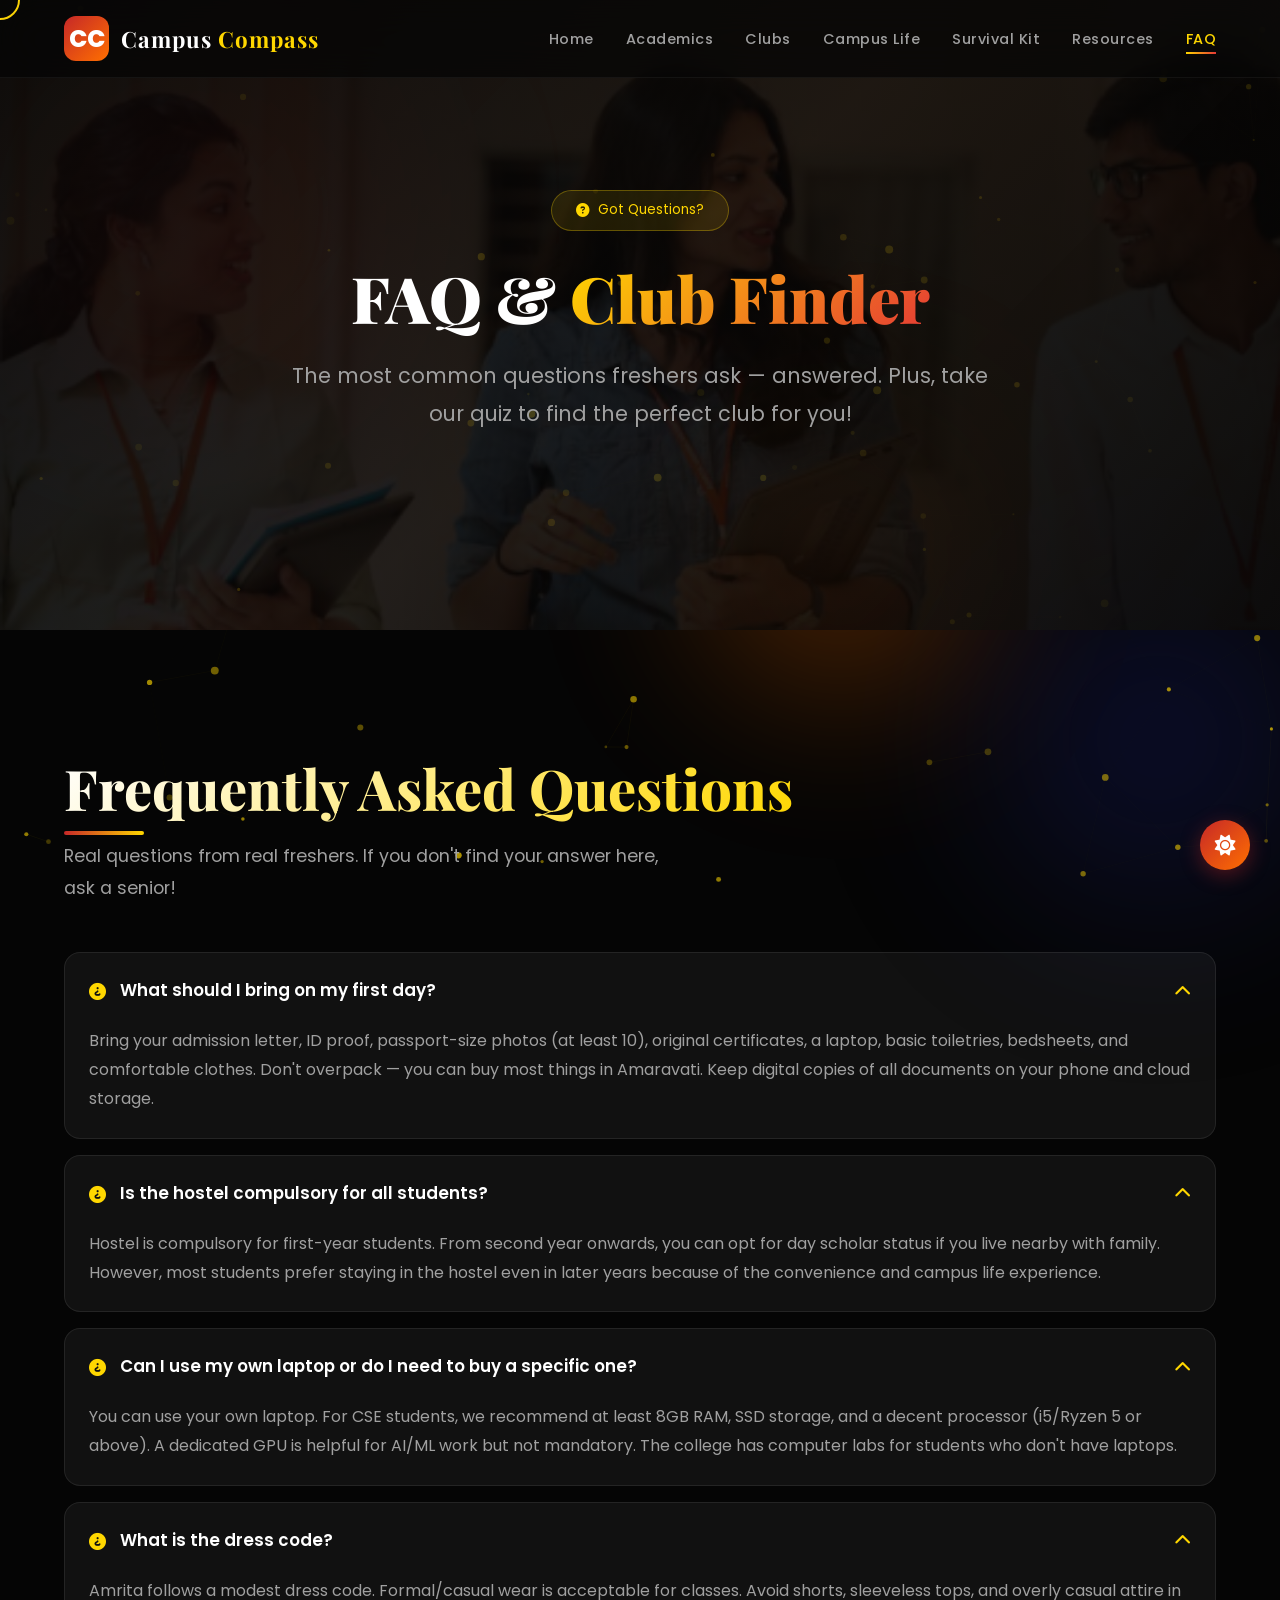
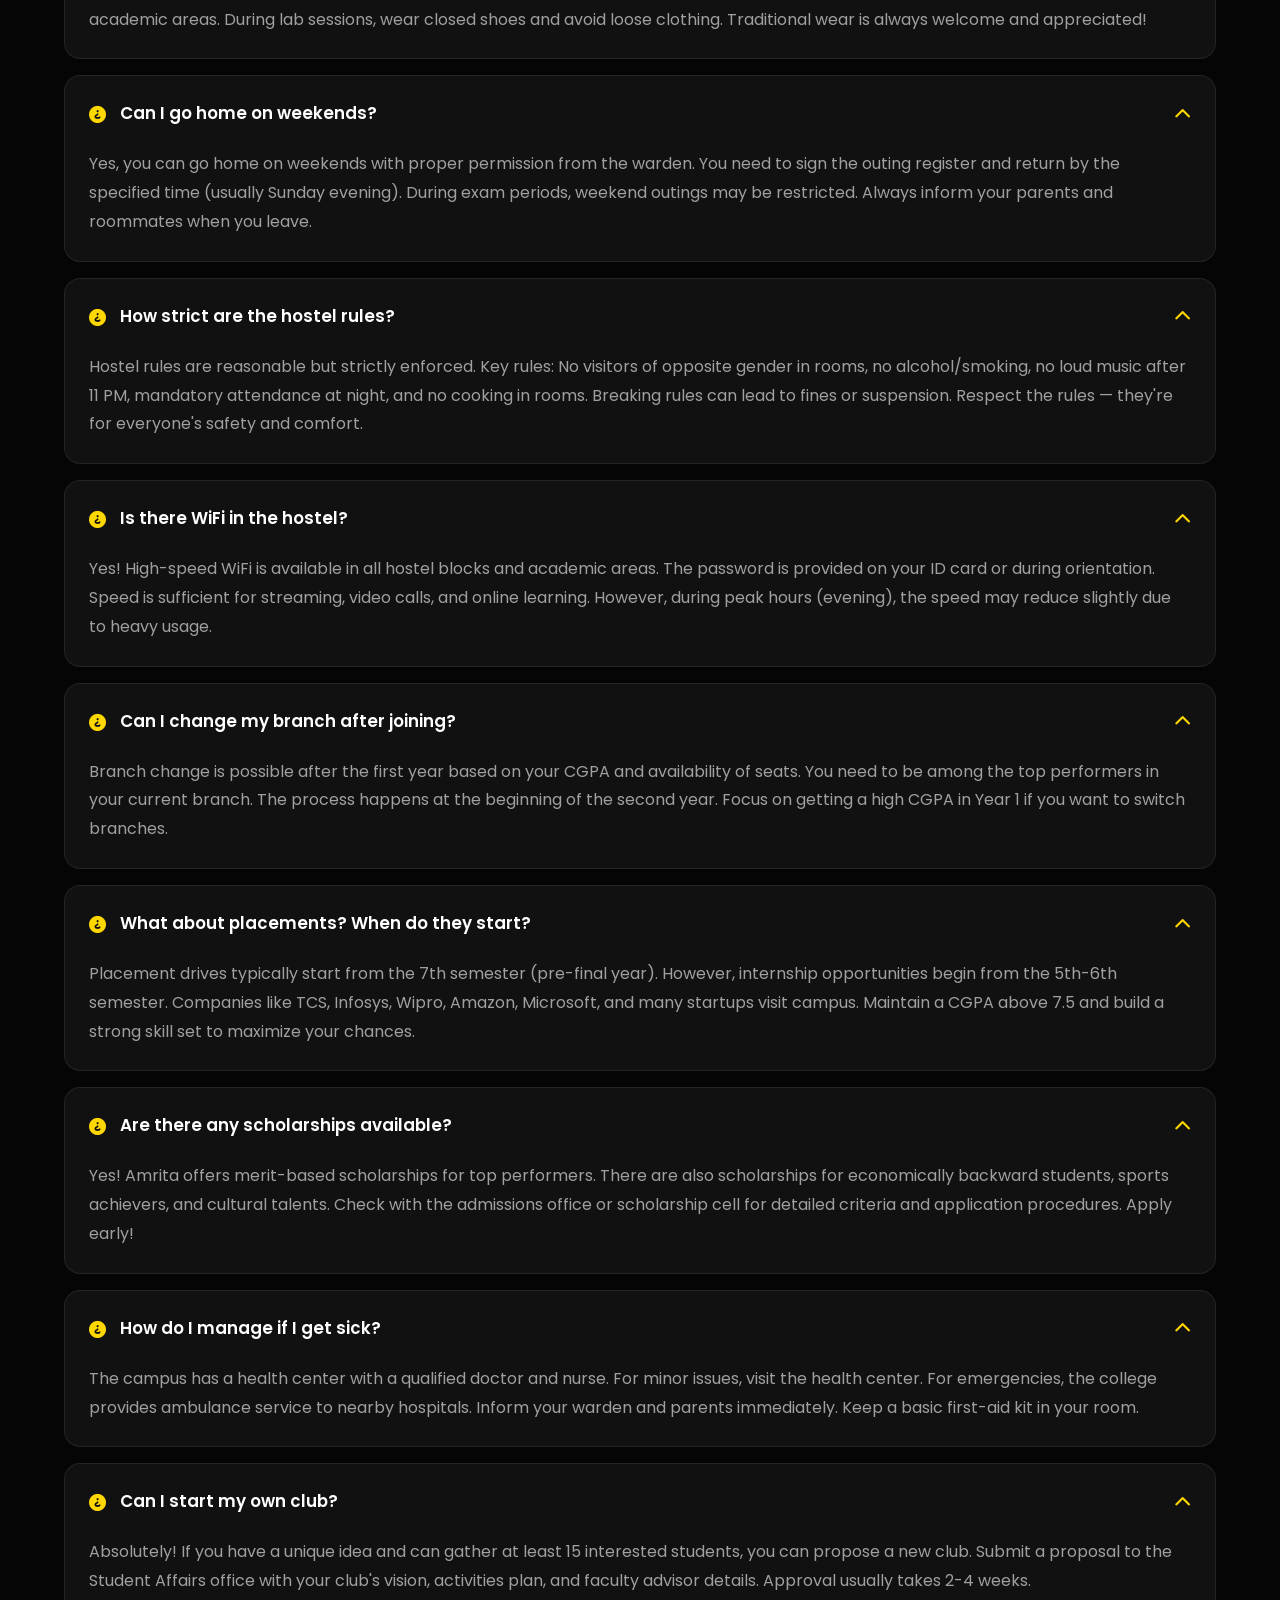
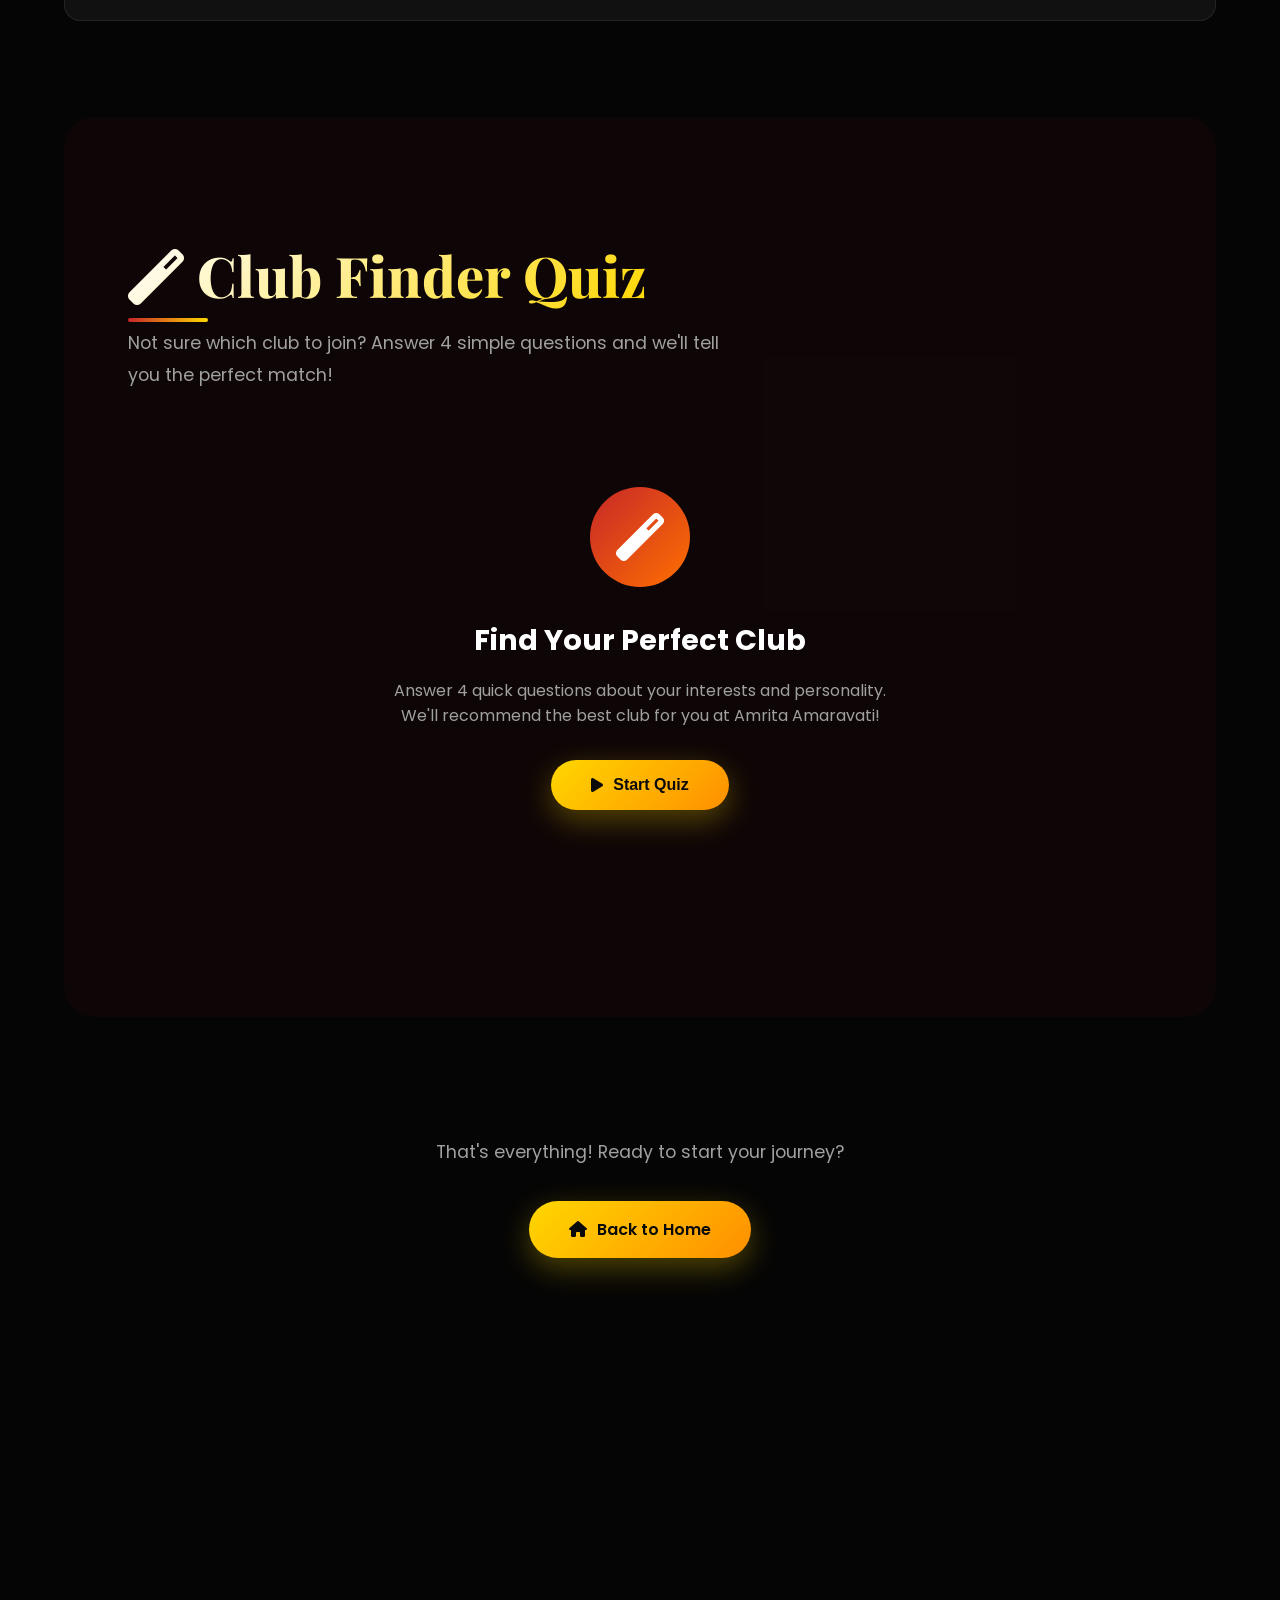
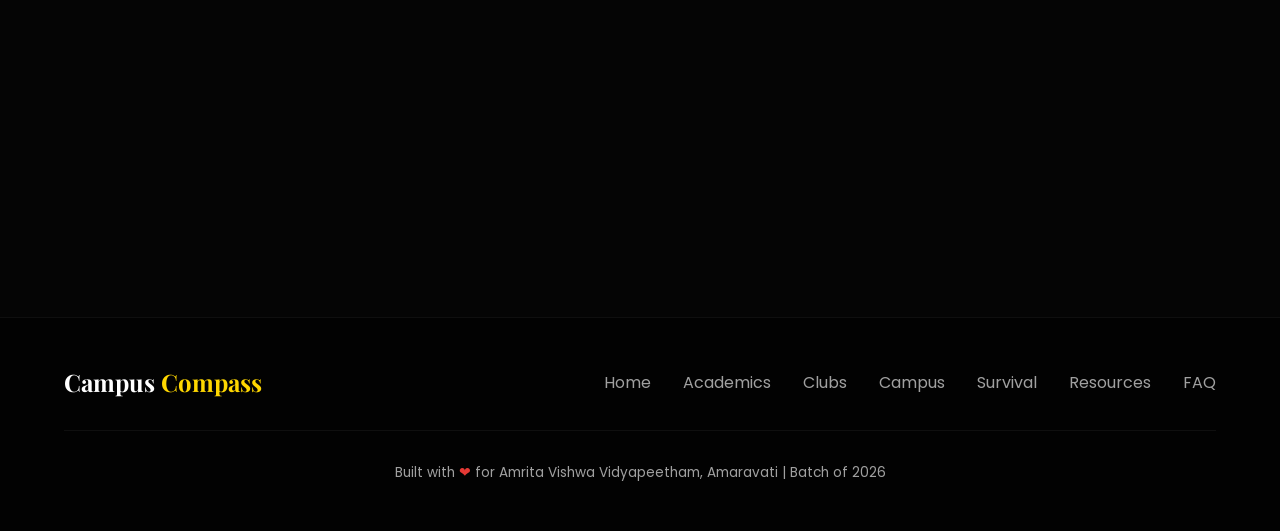
<file: faq.html>
<!DOCTYPE html>
<html lang="en">
<head>
  <meta charset="UTF-8">
  <meta name="viewport" content="width=device-width, initial-scale=1.0">
  <title>FAQ & Club Finder | Campus Compass - Amrita Amaravati</title>
  <link rel="stylesheet" href="style.css">
  <link rel="stylesheet" href="https://cdnjs.cloudflare.com/ajax/libs/font-awesome/6.5.1/css/all.min.css">
</head>
<body>
  <div class="loader">
    <div class="loader-text">FAQ & <span>Quiz</span></div>
    <div class="loader-bar"><div class="loader-bar-inner"></div></div>
  </div>
  <div class="progress-bar"></div>
  <div class="bg-animation">
    <div class="orb"></div><div class="orb"></div><div class="orb"></div>
  </div>
  <canvas id="particle-canvas"></canvas>

  <nav class="navbar">
    <a href="index.html" class="logo">
      <div class="logo-icon">CC</div>
      <div class="logo-text">Campus <span>Compass</span></div>
    </a>
    <ul class="nav-links">
      <li><a href="index.html">Home</a></li>
      <li><a href="academics.html">Academics</a></li>
      <li><a href="clubs.html">Clubs</a></li>
      <li><a href="campus.html">Campus Life</a></li>
      <li><a href="survival.html">Survival Kit</a></li>
      <li><a href="resources.html">Resources</a></li>
      <li><a href="faq.html" class="active">FAQ</a></li>
    </ul>
    <div class="hamburger"><span></span><span></span><span></span></div>
  </nav>

  <section class="hero" style="min-height:70vh;">
    <div class="hero-bg">
      <img src="assets/8_Life_at_Amrita_Amrita_Vishwa_Vidyapeetha.png" alt="Students">
    </div>
    <div class="hero-content">
      <div class="hero-badge"><i class="fas fa-question-circle"></i> Got Questions?</div>
      <h1 class="hero-title" style="font-size:4rem;">FAQ & <span>Club Finder</span></h1>
      <p class="hero-subtitle">The most common questions freshers ask — answered. Plus, take our quiz to find the perfect club for you!</p>
    </div>
  </section>

  <!-- FAQ Section -->
  <section class="section">
    <h2 class="section-title reveal">Frequently Asked Questions</h2>
    <p class="section-subtitle reveal">Real questions from real freshers. If you don't find your answer here, ask a senior!</p>

    <div class="faq-item reveal">
      <div class="faq-question">
        <span><i class="fas fa-question-circle" style="color:#ffd700;margin-right:10px;"></i> What should I bring on my first day?</span>
        <i class="fas fa-chevron-down"></i>
      </div>
      <div class="faq-answer">
        <p>Bring your admission letter, ID proof, passport-size photos (at least 10), original certificates, a laptop, basic toiletries, bedsheets, and comfortable clothes. Don't overpack — you can buy most things in Amaravati. Keep digital copies of all documents on your phone and cloud storage.</p>
      </div>
    </div>

    <div class="faq-item reveal">
      <div class="faq-question">
        <span><i class="fas fa-question-circle" style="color:#ffd700;margin-right:10px;"></i> Is the hostel compulsory for all students?</span>
        <i class="fas fa-chevron-down"></i>
      </div>
      <div class="faq-answer">
        <p>Hostel is compulsory for first-year students. From second year onwards, you can opt for day scholar status if you live nearby with family. However, most students prefer staying in the hostel even in later years because of the convenience and campus life experience.</p>
      </div>
    </div>

    <div class="faq-item reveal">
      <div class="faq-question">
        <span><i class="fas fa-question-circle" style="color:#ffd700;margin-right:10px;"></i> Can I use my own laptop or do I need to buy a specific one?</span>
        <i class="fas fa-chevron-down"></i>
      </div>
      <div class="faq-answer">
        <p>You can use your own laptop. For CSE students, we recommend at least 8GB RAM, SSD storage, and a decent processor (i5/Ryzen 5 or above). A dedicated GPU is helpful for AI/ML work but not mandatory. The college has computer labs for students who don't have laptops.</p>
      </div>
    </div>

    <div class="faq-item reveal">
      <div class="faq-question">
        <span><i class="fas fa-question-circle" style="color:#ffd700;margin-right:10px;"></i> What is the dress code?</span>
        <i class="fas fa-chevron-down"></i>
      </div>
      <div class="faq-answer">
        <p>Amrita follows a modest dress code. Formal/casual wear is acceptable for classes. Avoid shorts, sleeveless tops, and overly casual attire in academic areas. During lab sessions, wear closed shoes and avoid loose clothing. Traditional wear is always welcome and appreciated!</p>
      </div>
    </div>

    <div class="faq-item reveal">
      <div class="faq-question">
        <span><i class="fas fa-question-circle" style="color:#ffd700;margin-right:10px;"></i> Can I go home on weekends?</span>
        <i class="fas fa-chevron-down"></i>
      </div>
      <div class="faq-answer">
        <p>Yes, you can go home on weekends with proper permission from the warden. You need to sign the outing register and return by the specified time (usually Sunday evening). During exam periods, weekend outings may be restricted. Always inform your parents and roommates when you leave.</p>
      </div>
    </div>

    <div class="faq-item reveal">
      <div class="faq-question">
        <span><i class="fas fa-question-circle" style="color:#ffd700;margin-right:10px;"></i> How strict are the hostel rules?</span>
        <i class="fas fa-chevron-down"></i>
      </div>
      <div class="faq-answer">
        <p>Hostel rules are reasonable but strictly enforced. Key rules: No visitors of opposite gender in rooms, no alcohol/smoking, no loud music after 11 PM, mandatory attendance at night, and no cooking in rooms. Breaking rules can lead to fines or suspension. Respect the rules — they're for everyone's safety and comfort.</p>
      </div>
    </div>

    <div class="faq-item reveal">
      <div class="faq-question">
        <span><i class="fas fa-question-circle" style="color:#ffd700;margin-right:10px;"></i> Is there WiFi in the hostel?</span>
        <i class="fas fa-chevron-down"></i>
      </div>
      <div class="faq-answer">
        <p>Yes! High-speed WiFi is available in all hostel blocks and academic areas. The password is provided on your ID card or during orientation. Speed is sufficient for streaming, video calls, and online learning. However, during peak hours (evening), the speed may reduce slightly due to heavy usage.</p>
      </div>
    </div>

    <div class="faq-item reveal">
      <div class="faq-question">
        <span><i class="fas fa-question-circle" style="color:#ffd700;margin-right:10px;"></i> Can I change my branch after joining?</span>
        <i class="fas fa-chevron-down"></i>
      </div>
      <div class="faq-answer">
        <p>Branch change is possible after the first year based on your CGPA and availability of seats. You need to be among the top performers in your current branch. The process happens at the beginning of the second year. Focus on getting a high CGPA in Year 1 if you want to switch branches.</p>
      </div>
    </div>

    <div class="faq-item reveal">
      <div class="faq-question">
        <span><i class="fas fa-question-circle" style="color:#ffd700;margin-right:10px;"></i> What about placements? When do they start?</span>
        <i class="fas fa-chevron-down"></i>
      </div>
      <div class="faq-answer">
        <p>Placement drives typically start from the 7th semester (pre-final year). However, internship opportunities begin from the 5th-6th semester. Companies like TCS, Infosys, Wipro, Amazon, Microsoft, and many startups visit campus. Maintain a CGPA above 7.5 and build a strong skill set to maximize your chances.</p>
      </div>
    </div>

    <div class="faq-item reveal">
      <div class="faq-question">
        <span><i class="fas fa-question-circle" style="color:#ffd700;margin-right:10px;"></i> Are there any scholarships available?</span>
        <i class="fas fa-chevron-down"></i>
      </div>
      <div class="faq-answer">
        <p>Yes! Amrita offers merit-based scholarships for top performers. There are also scholarships for economically backward students, sports achievers, and cultural talents. Check with the admissions office or scholarship cell for detailed criteria and application procedures. Apply early!</p>
      </div>
    </div>

    <div class="faq-item reveal">
      <div class="faq-question">
        <span><i class="fas fa-question-circle" style="color:#ffd700;margin-right:10px;"></i> How do I manage if I get sick?</span>
        <i class="fas fa-chevron-down"></i>
      </div>
      <div class="faq-answer">
        <p>The campus has a health center with a qualified doctor and nurse. For minor issues, visit the health center. For emergencies, the college provides ambulance service to nearby hospitals. Inform your warden and parents immediately. Keep a basic first-aid kit in your room.</p>
      </div>
    </div>

    <div class="faq-item reveal">
      <div class="faq-question">
        <span><i class="fas fa-question-circle" style="color:#ffd700;margin-right:10px;"></i> Can I start my own club?</span>
        <i class="fas fa-chevron-down"></i>
      </div>
      <div class="faq-answer">
        <p>Absolutely! If you have a unique idea and can gather at least 15 interested students, you can propose a new club. Submit a proposal to the Student Affairs office with your club's vision, activities plan, and faculty advisor details. Approval usually takes 2-4 weeks.</p>
      </div>
    </div>
  </section>

  <!-- Club Finder Quiz -->
  <section class="section" style="background:rgba(198,40,40,0.05);border-radius:30px;margin:0 5%;">
    <h2 class="section-title reveal"><i class="fas fa-magic" style="color:#ffd700;"></i> Club Finder Quiz</h2>
    <p class="section-subtitle reveal">Not sure which club to join? Answer 4 simple questions and we'll tell you the perfect match!</p>

    <div class="quiz-container reveal">
      <!-- Start Screen -->
      <div class="quiz-start" style="text-align:center;padding:3rem 2rem;">
        <div style="width:100px;height:100px;border-radius:50%;background:linear-gradient(135deg,var(--primary),var(--accent));display:flex;align-items:center;justify-content:center;font-size:3rem;margin:0 auto 2rem;">
          <i class="fas fa-magic" style="color:white;"></i>
        </div>
        <h3 style="font-size:1.8rem;margin-bottom:1rem;color:var(--light);">Find Your Perfect Club</h3>
        <p style="color:var(--gray);margin-bottom:2rem;max-width:500px;margin-left:auto;margin-right:auto;">Answer 4 quick questions about your interests and personality. We'll recommend the best club for you at Amrita Amaravati!</p>
        <button class="btn btn-gold" onclick="startQuiz()" style="cursor:none;">
          <i class="fas fa-play"></i> Start Quiz
        </button>
      </div>

      <!-- Questions -->
      <div class="quiz-questions" style="display:none;">
        <div class="quiz-progress">
          <div class="quiz-progress-bar"></div>
        </div>

        <div class="quiz-question active">
          <h3>Question 1: What excites you the most?</h3>
          <div class="quiz-options">
            <div class="quiz-option" onclick="selectOption('tech')">Building apps and solving coding challenges</div>
            <div class="quiz-option" onclick="selectOption('creative')">Designing posters, videos, and creative content</div>
            <div class="quiz-option" onclick="selectOption('management')">Organizing events and managing people</div>
            <div class="quiz-option" onclick="selectOption('robotics')">Robots, drones, and hardware projects</div>
          </div>
        </div>

        <div class="quiz-question">
          <h3>Question 2: How do you prefer to spend your weekends?</h3>
          <div class="quiz-options">
            <div class="quiz-option" onclick="selectOption('tech')">Hackathons and coding competitions</div>
            <div class="quiz-option" onclick="selectOption('creative')">Photography, art, or content creation</div>
            <div class="quiz-option" onclick="selectOption('management')">Planning and hosting college events</div>
            <div class="quiz-option" onclick="selectOption('robotics')">Working on electronics and circuits</div>
          </div>
        </div>

        <div class="quiz-question">
          <h3>Question 3: What's your dream project?</h3>
          <div class="quiz-options">
            <div class="quiz-option" onclick="selectOption('tech')">A full-stack web application</div>
            <div class="quiz-option" onclick="selectOption('creative')">A viral social media campaign</div>
            <div class="quiz-option" onclick="selectOption('management')">A grand college fest with 1000+ attendees</div>
            <div class="quiz-option" onclick="selectOption('robotics')">An autonomous robot or drone</div>
          </div>
        </div>

        <div class="quiz-question">
          <h3>Question 4: Which skill do you want to develop?</h3>
          <div class="quiz-options">
            <div class="quiz-option" onclick="selectOption('tech')">AI, ML, and Data Science</div>
            <div class="quiz-option" onclick="selectOption('creative')">UI/UX and Graphic Design</div>
            <div class="quiz-option" onclick="selectOption('management')">Leadership and Public Speaking</div>
            <div class="quiz-option" onclick="selectOption('robotics')">Embedded Systems and IoT</div>
          </div>
        </div>
      </div>

      <!-- Result -->
      <div class="quiz-result">
        <div style="width:80px;height:80px;border-radius:50%;background:linear-gradient(135deg,var(--gold),var(--primary-light));display:flex;align-items:center;justify-content:center;font-size:2.5rem;margin:0 auto 1.5rem;">
          <i class="fas fa-trophy" style="color:white;"></i>
        </div>
        <h2>Your Perfect Match!</h2>
        <h3 class="result-club" style="font-size:1.8rem;color:var(--gold);margin:1rem 0;"></h3>
        <p class="result-desc" style="color:var(--gray);max-width:500px;margin:0 auto 2rem;line-height:1.8;"></p>
        <div style="display:flex;gap:1rem;justify-content:center;flex-wrap:wrap;">
          <a href="clubs.html" class="btn btn-primary"><i class="fas fa-users"></i> Explore All Clubs</a>
          <button class="btn btn-outline" onclick="restartQuiz()" style="cursor:none;"><i class="fas fa-redo"></i> Retake Quiz</button>
        </div>
      </div>
    </div>
  </section>

  <!-- Back to Home -->
  <section class="section" style="text-align:center;">
    <p class="section-subtitle" style="margin:0 auto 2rem;">That's everything! Ready to start your journey?</p>
    <a href="index.html" class="btn btn-gold">
      <i class="fas fa-home"></i> Back to Home
    </a>
  </section>

  <footer class="footer">
    <div class="footer-content">
      <div class="footer-logo">Campus <span>Compass</span></div>
      <ul class="footer-links">
        <li><a href="index.html">Home</a></li>
        <li><a href="academics.html">Academics</a></li>
        <li><a href="clubs.html">Clubs</a></li>
        <li><a href="campus.html">Campus</a></li>
        <li><a href="survival.html">Survival</a></li>
        <li><a href="resources.html">Resources</a></li>
        <li><a href="faq.html">FAQ</a></li>
      </ul>
    </div>
    <div class="footer-bottom">Built with <span style="color:#e53935;">❤</span> for Amrita Vishwa Vidyapeetham, Amaravati | Batch of 2026</div>
  </footer>

  <button class="theme-toggle"><i class="fas fa-sun"></i></button>
  <script src="script.js"></script>
</body>
</html>
</file>
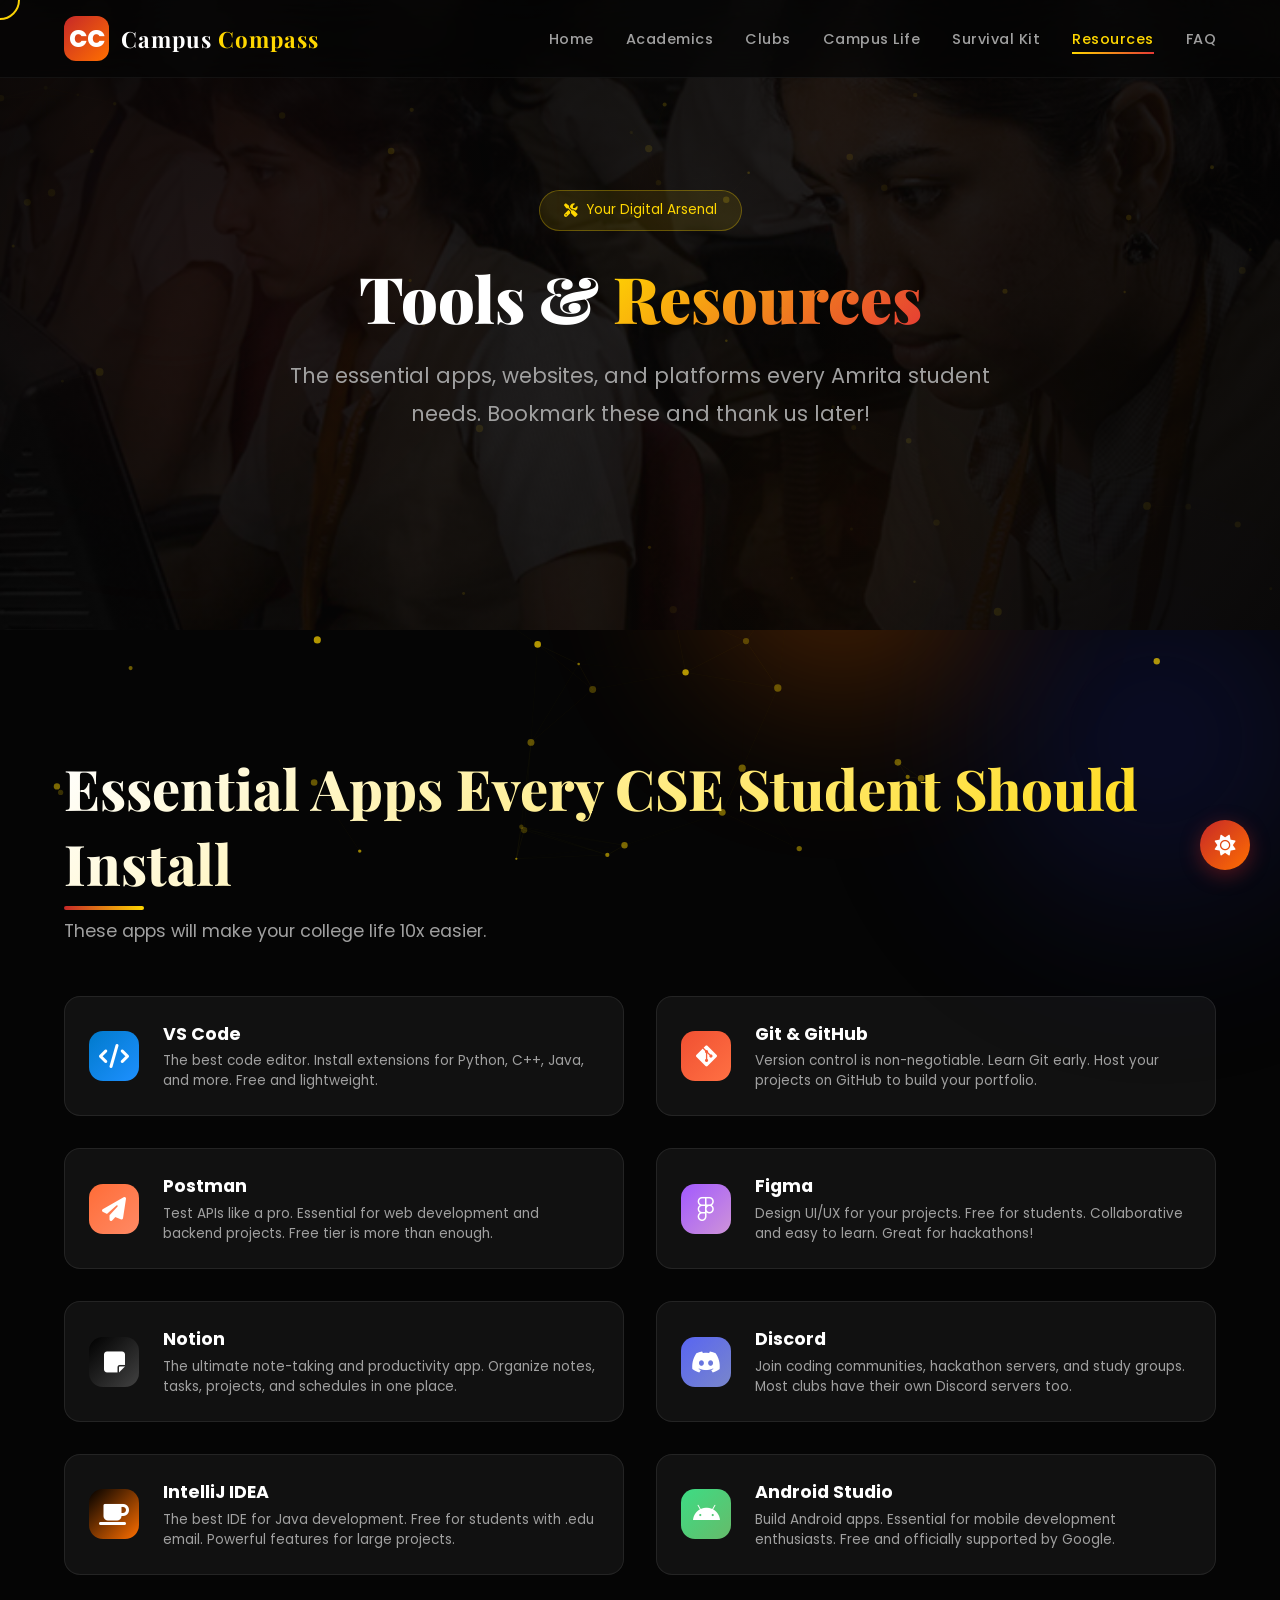
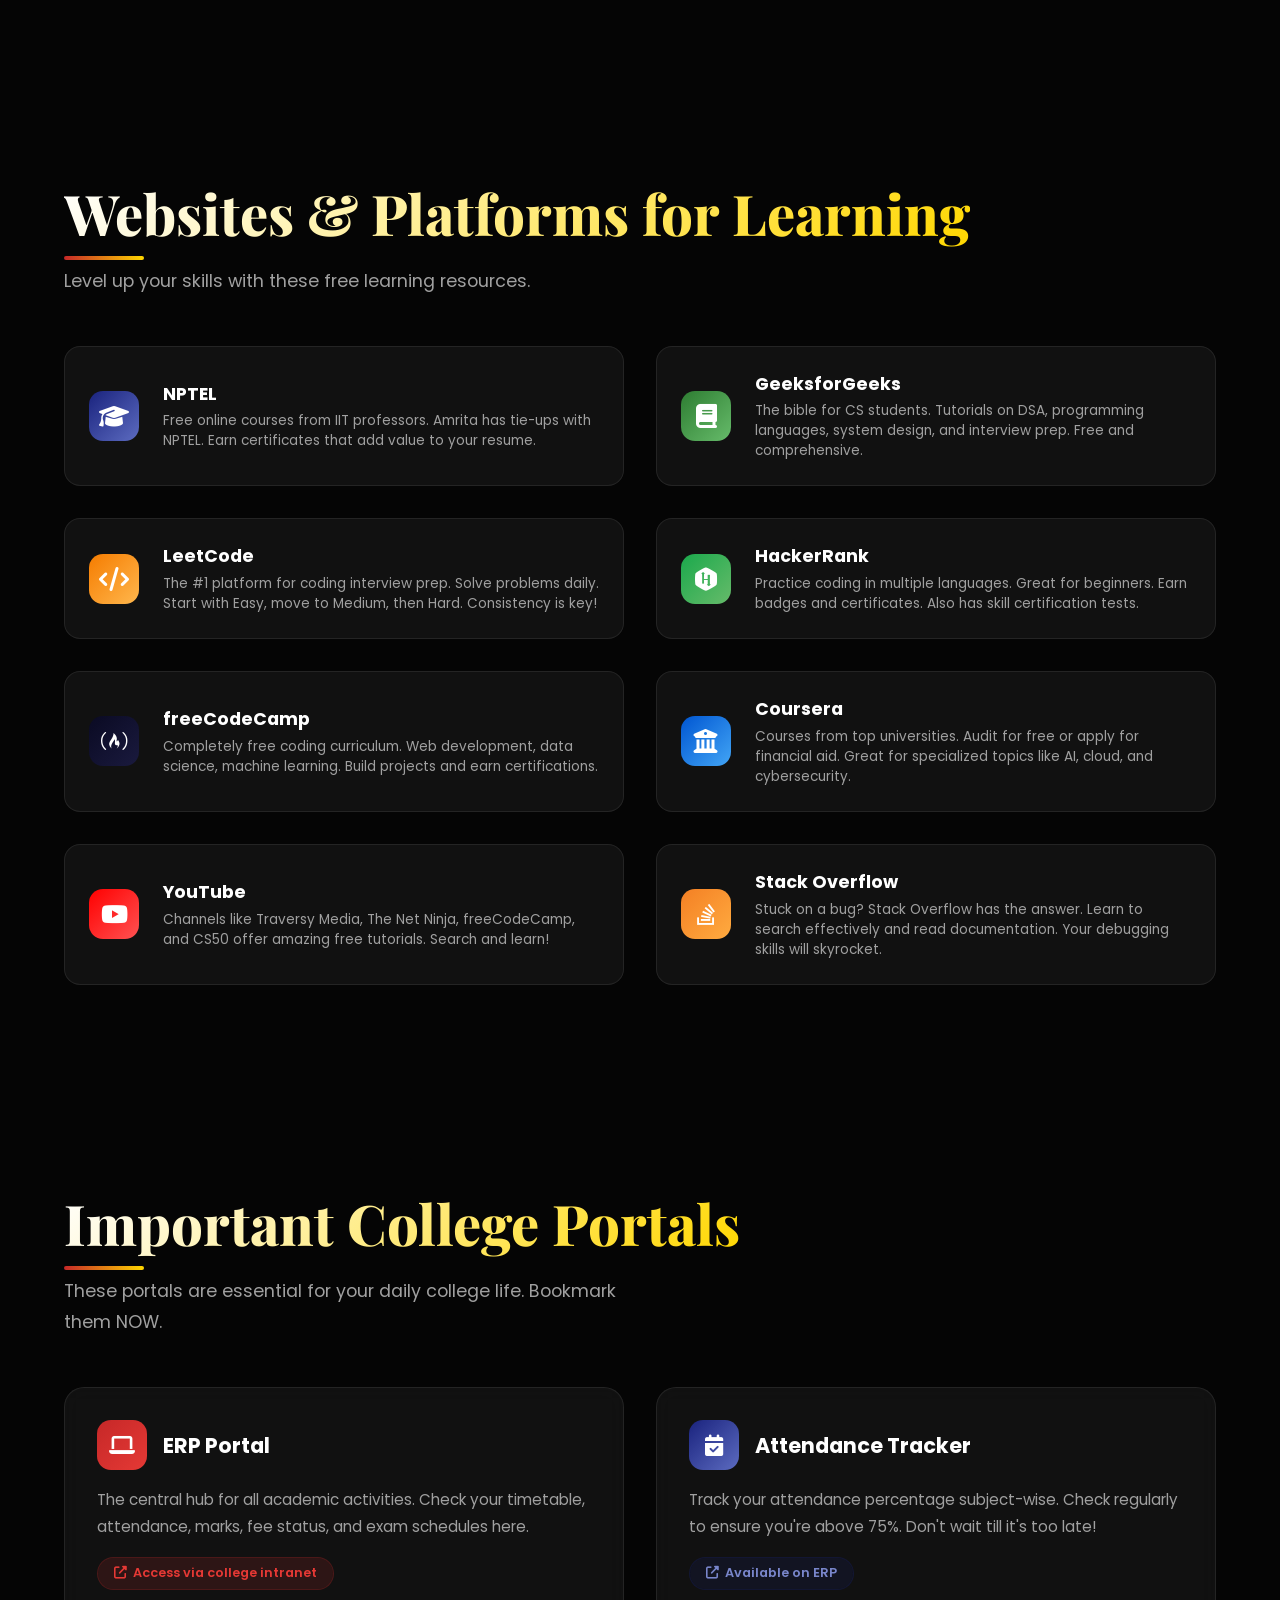
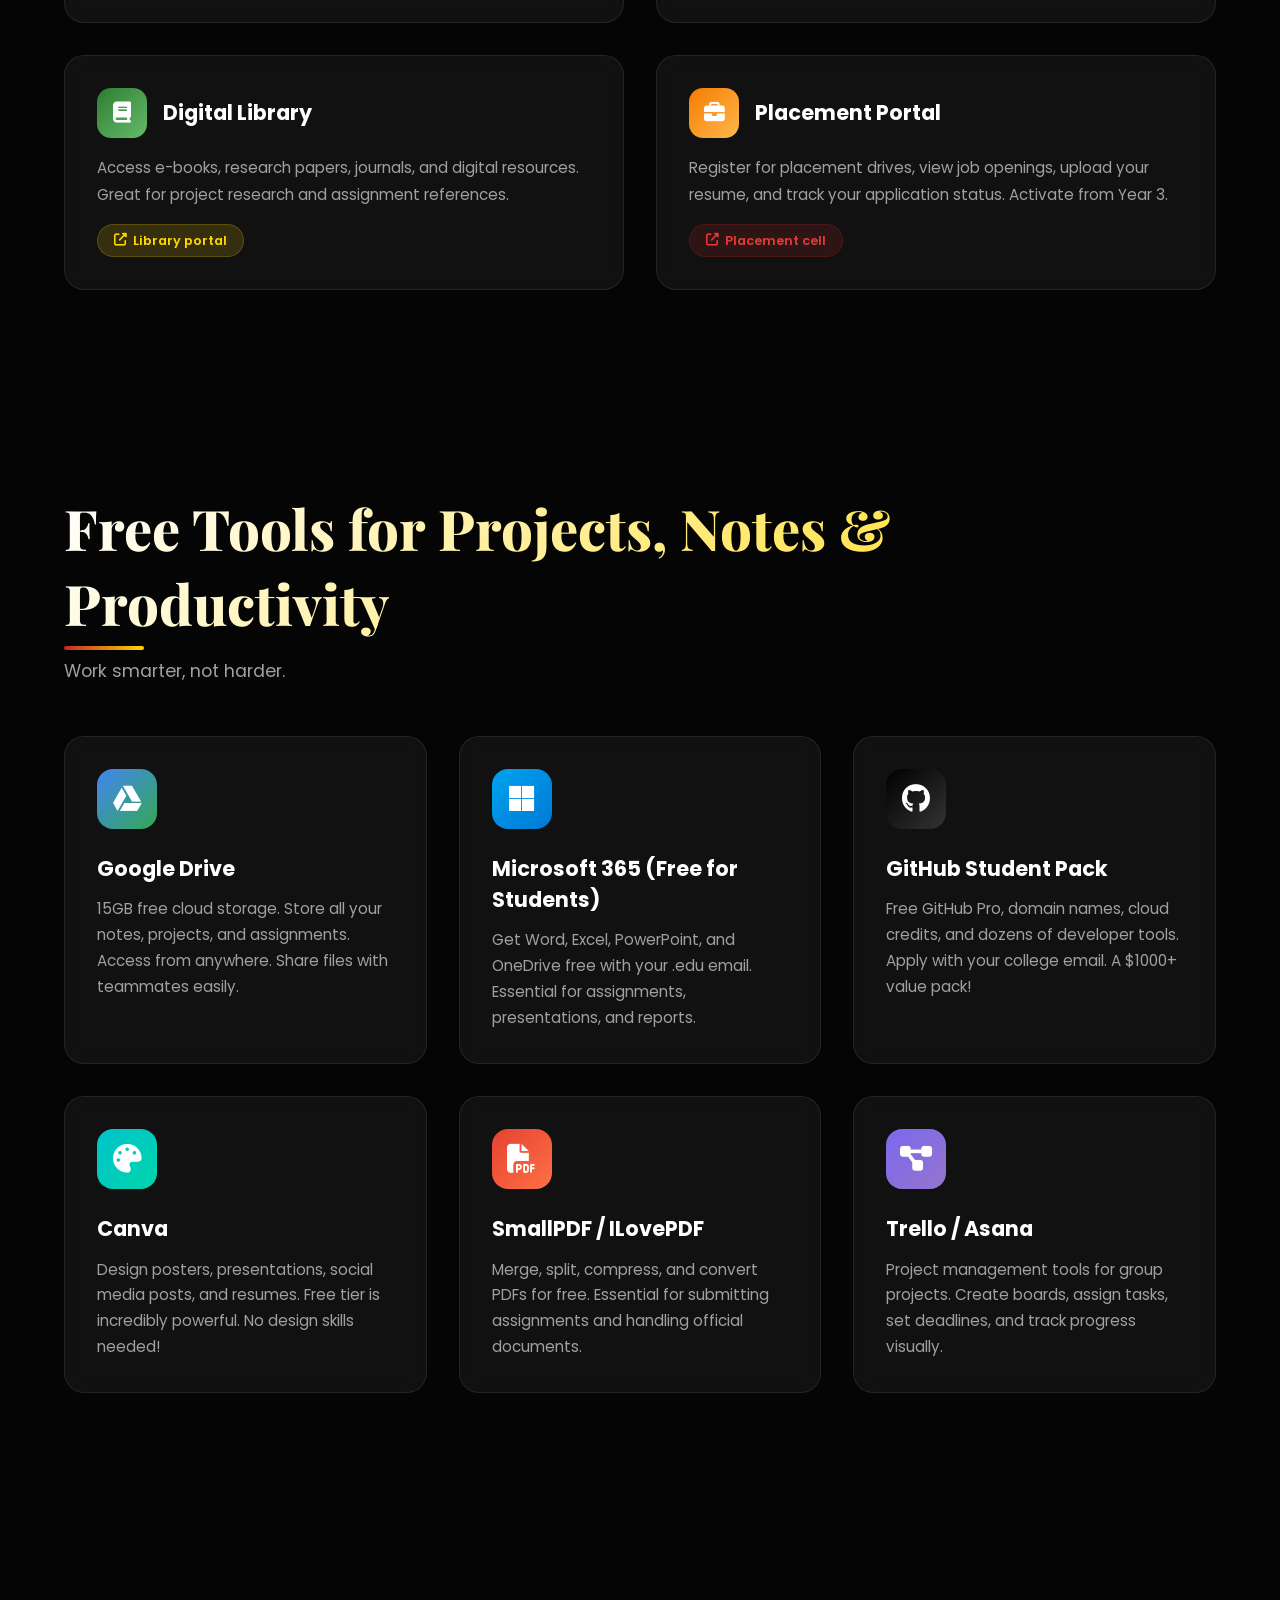
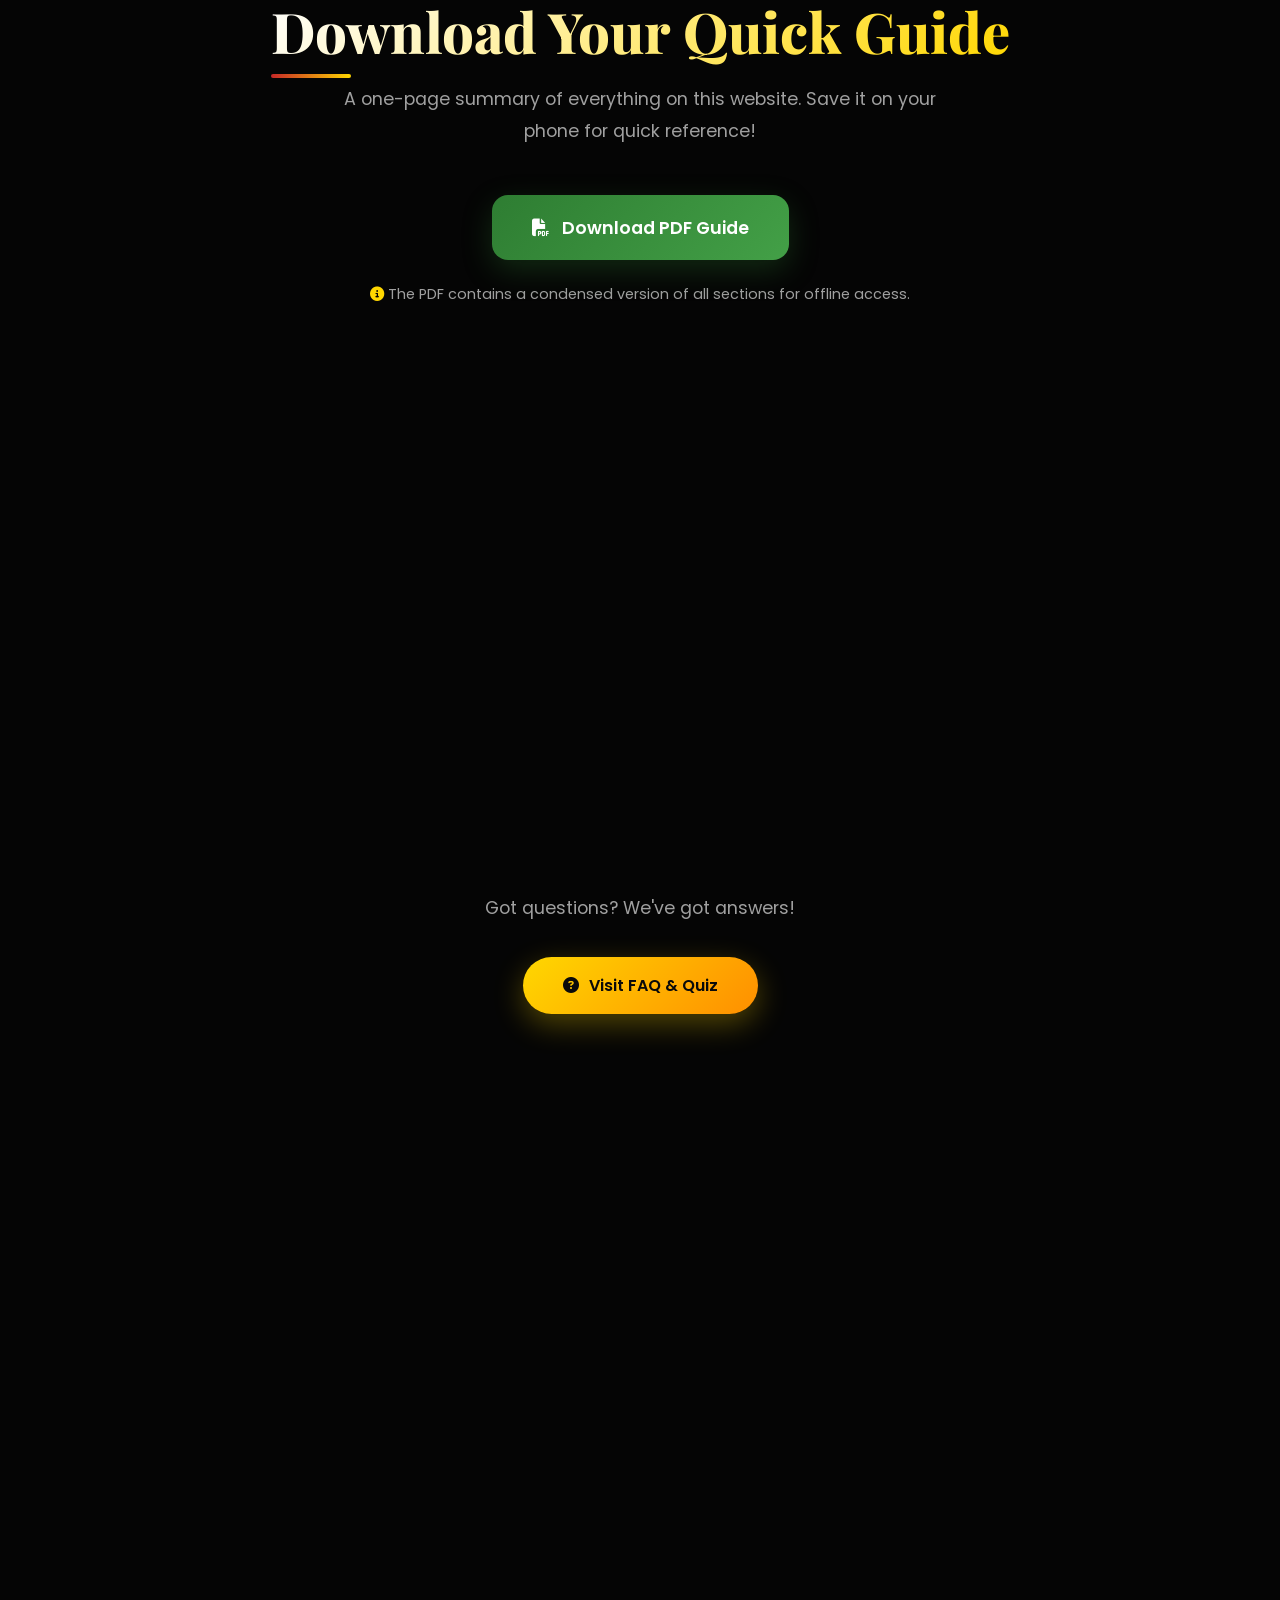
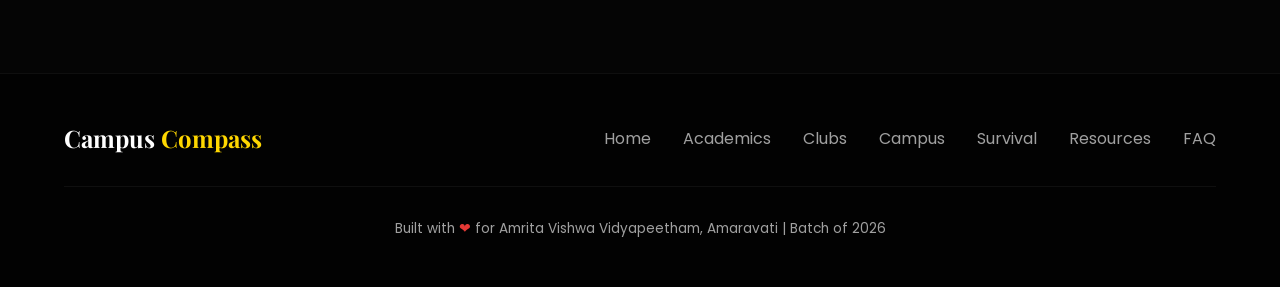
<file: resources.html>
<!DOCTYPE html>
<html lang="en">
<head>
  <meta charset="UTF-8">
  <meta name="viewport" content="width=device-width, initial-scale=1.0">
  <title>Tools & Resources | Campus Compass - Amrita Amaravati</title>
  <link rel="stylesheet" href="style.css">
  <link rel="stylesheet" href="https://cdnjs.cloudflare.com/ajax/libs/font-awesome/6.5.1/css/all.min.css">
</head>
<body>
  <div class="loader">
    <div class="loader-text">Tools & <span>Resources</span></div>
    <div class="loader-bar"><div class="loader-bar-inner"></div></div>
  </div>
  <div class="progress-bar"></div>
  <div class="bg-animation">
    <div class="orb"></div><div class="orb"></div><div class="orb"></div>
  </div>
  <canvas id="particle-canvas"></canvas>

  <nav class="navbar">
    <a href="index.html" class="logo">
      <div class="logo-icon">CC</div>
      <div class="logo-text">Campus <span>Compass</span></div>
    </a>
    <ul class="nav-links">
      <li><a href="index.html">Home</a></li>
      <li><a href="academics.html">Academics</a></li>
      <li><a href="clubs.html">Clubs</a></li>
      <li><a href="campus.html">Campus Life</a></li>
      <li><a href="survival.html">Survival Kit</a></li>
      <li><a href="resources.html" class="active">Resources</a></li>
      <li><a href="faq.html">FAQ</a></li>
    </ul>
    <div class="hamburger"><span></span><span></span><span></span></div>
  </nav>

  <section class="hero" style="min-height:70vh;">
    <div class="hero-bg">
      <img src="assets/4_Campus_Life_Amrita_Vishwa_Vidyapeetha.png" alt="Students">
    </div>
    <div class="hero-content">
      <div class="hero-badge"><i class="fas fa-tools"></i> Your Digital Arsenal</div>
      <h1 class="hero-title" style="font-size:4rem;">Tools & <span>Resources</span></h1>
      <p class="hero-subtitle">The essential apps, websites, and platforms every Amrita student needs. Bookmark these and thank us later!</p>
    </div>
  </section>

  <!-- Essential Apps -->
  <section class="section">
    <h2 class="section-title reveal">Essential Apps Every CSE Student Should Install</h2>
    <p class="section-subtitle reveal">These apps will make your college life 10x easier.</p>
    <div class="grid-2">
      <a href="https://code.visualstudio.com/" target="_blank" class="resource-card reveal">
        <div class="resource-icon" style="background:linear-gradient(135deg,#007acc,#1e90ff);"><i class="fas fa-code"></i></div>
        <div class="resource-info">
          <h4>VS Code</h4>
          <p>The best code editor. Install extensions for Python, C++, Java, and more. Free and lightweight.</p>
        </div>
      </a>
      <a href="https://git-scm.com/" target="_blank" class="resource-card reveal">
        <div class="resource-icon" style="background:linear-gradient(135deg,#f05032,#ff7043);"><i class="fab fa-git-alt"></i></div>
        <div class="resource-info">
          <h4>Git & GitHub</h4>
          <p>Version control is non-negotiable. Learn Git early. Host your projects on GitHub to build your portfolio.</p>
        </div>
      </a>
      <a href="https://www.postman.com/" target="_blank" class="resource-card reveal">
        <div class="resource-icon" style="background:linear-gradient(135deg,#ff6c37,#ff8a65);"><i class="fas fa-paper-plane"></i></div>
        <div class="resource-info">
          <h4>Postman</h4>
          <p>Test APIs like a pro. Essential for web development and backend projects. Free tier is more than enough.</p>
        </div>
      </a>
      <a href="https://www.figma.com/" target="_blank" class="resource-card reveal">
        <div class="resource-icon" style="background:linear-gradient(135deg,#a259ff,#ce93d8);"><i class="fab fa-figma"></i></div>
        <div class="resource-info">
          <h4>Figma</h4>
          <p>Design UI/UX for your projects. Free for students. Collaborative and easy to learn. Great for hackathons!</p>
        </div>
      </a>
      <a href="https://www.notion.so/" target="_blank" class="resource-card reveal">
        <div class="resource-icon" style="background:linear-gradient(135deg,#000,#424242);"><i class="fas fa-sticky-note"></i></div>
        <div class="resource-info">
          <h4>Notion</h4>
          <p>The ultimate note-taking and productivity app. Organize notes, tasks, projects, and schedules in one place.</p>
        </div>
      </a>
      <a href="https://discord.com/" target="_blank" class="resource-card reveal">
        <div class="resource-icon" style="background:linear-gradient(135deg,#5865f2,#7986cb);"><i class="fab fa-discord"></i></div>
        <div class="resource-info">
          <h4>Discord</h4>
          <p>Join coding communities, hackathon servers, and study groups. Most clubs have their own Discord servers too.</p>
        </div>
      </a>
      <a href="https://www.jetbrains.com/idea/" target="_blank" class="resource-card reveal">
        <div class="resource-icon" style="background:linear-gradient(135deg,#000,#ff6f00);"><i class="fas fa-coffee"></i></div>
        <div class="resource-info">
          <h4>IntelliJ IDEA</h4>
          <p>The best IDE for Java development. Free for students with .edu email. Powerful features for large projects.</p>
        </div>
      </a>
      <a href="https://www.android.com/" target="_blank" class="resource-card reveal">
        <div class="resource-icon" style="background:linear-gradient(135deg,#3ddc84,#66bb6a);"><i class="fab fa-android"></i></div>
        <div class="resource-info">
          <h4>Android Studio</h4>
          <p>Build Android apps. Essential for mobile development enthusiasts. Free and officially supported by Google.</p>
        </div>
      </a>
    </div>
  </section>

  <!-- Learning Platforms -->
  <section class="section">
    <h2 class="section-title reveal">Websites & Platforms for Learning</h2>
    <p class="section-subtitle reveal">Level up your skills with these free learning resources.</p>
    <div class="grid-2">
      <a href="https://nptel.ac.in/" target="_blank" class="resource-card reveal">
        <div class="resource-icon" style="background:linear-gradient(135deg,#1a237e,#5c6bc0);"><i class="fas fa-graduation-cap"></i></div>
        <div class="resource-info">
          <h4>NPTEL</h4>
          <p>Free online courses from IIT professors. Amrita has tie-ups with NPTEL. Earn certificates that add value to your resume.</p>
        </div>
      </a>
      <a href="https://www.geeksforgeeks.org/" target="_blank" class="resource-card reveal">
        <div class="resource-icon" style="background:linear-gradient(135deg,#2e7d32,#66bb6a);"><i class="fas fa-book"></i></div>
        <div class="resource-info">
          <h4>GeeksforGeeks</h4>
          <p>The bible for CS students. Tutorials on DSA, programming languages, system design, and interview prep. Free and comprehensive.</p>
        </div>
      </a>
      <a href="https://leetcode.com/" target="_blank" class="resource-card reveal">
        <div class="resource-icon" style="background:linear-gradient(135deg,#f57c00,#ffb74d);"><i class="fas fa-code"></i></div>
        <div class="resource-info">
          <h4>LeetCode</h4>
          <p>The #1 platform for coding interview prep. Solve problems daily. Start with Easy, move to Medium, then Hard. Consistency is key!</p>
        </div>
      </a>
      <a href="https://www.hackerrank.com/" target="_blank" class="resource-card reveal">
        <div class="resource-icon" style="background:linear-gradient(135deg,#1ba94c,#66bb6a);"><i class="fab fa-hackerrank"></i></div>
        <div class="resource-info">
          <h4>HackerRank</h4>
          <p>Practice coding in multiple languages. Great for beginners. Earn badges and certificates. Also has skill certification tests.</p>
        </div>
      </a>
      <a href="https://www.freecodecamp.org/" target="_blank" class="resource-card reveal">
        <div class="resource-icon" style="background:linear-gradient(135deg,#0a0a23,#1a1a3e);"><i class="fab fa-free-code-camp"></i></div>
        <div class="resource-info">
          <h4>freeCodeCamp</h4>
          <p>Completely free coding curriculum. Web development, data science, machine learning. Build projects and earn certifications.</p>
        </div>
      </a>
      <a href="https://www.coursera.org/" target="_blank" class="resource-card reveal">
        <div class="resource-icon" style="background:linear-gradient(135deg,#0056d2,#42a5f5);"><i class="fas fa-university"></i></div>
        <div class="resource-info">
          <h4>Coursera</h4>
          <p>Courses from top universities. Audit for free or apply for financial aid. Great for specialized topics like AI, cloud, and cybersecurity.</p>
        </div>
      </a>
      <a href="https://www.youtube.com/" target="_blank" class="resource-card reveal">
        <div class="resource-icon" style="background:linear-gradient(135deg,#ff0000,#ff5252);"><i class="fab fa-youtube"></i></div>
        <div class="resource-info">
          <h4>YouTube</h4>
          <p>Channels like Traversy Media, The Net Ninja, freeCodeCamp, and CS50 offer amazing free tutorials. Search and learn!</p>
        </div>
      </a>
      <a href="https://stackoverflow.com/" target="_blank" class="resource-card reveal">
        <div class="resource-icon" style="background:linear-gradient(135deg,#f48024,#ffab40);"><i class="fab fa-stack-overflow"></i></div>
        <div class="resource-info">
          <h4>Stack Overflow</h4>
          <p>Stuck on a bug? Stack Overflow has the answer. Learn to search effectively and read documentation. Your debugging skills will skyrocket.</p>
        </div>
      </a>
    </div>
  </section>

  <!-- College Portals -->
  <section class="section">
    <h2 class="section-title reveal">Important College Portals</h2>
    <p class="section-subtitle reveal">These portals are essential for your daily college life. Bookmark them NOW.</p>
    <div class="grid-2">
      <div class="card reveal">
        <div style="display:flex;align-items:center;gap:1rem;margin-bottom:1rem;">
          <div style="width:50px;height:50px;border-radius:14px;background:linear-gradient(135deg,#c62828,#e53935);display:flex;align-items:center;justify-content:center;font-size:1.3rem;"><i class="fas fa-laptop"></i></div>
          <h3 style="margin:0;">ERP Portal</h3>
        </div>
        <p style="color:var(--gray);line-height:1.8;margin-bottom:1rem;">The central hub for all academic activities. Check your timetable, attendance, marks, fee status, and exam schedules here.</p>
        <span class="tag tag-red"><i class="fas fa-external-link-alt"></i> Access via college intranet</span>
      </div>
      <div class="card reveal">
        <div style="display:flex;align-items:center;gap:1rem;margin-bottom:1rem;">
          <div style="width:50px;height:50px;border-radius:14px;background:linear-gradient(135deg,#1a237e,#5c6bc0);display:flex;align-items:center;justify-content:center;font-size:1.3rem;"><i class="fas fa-calendar-check"></i></div>
          <h3 style="margin:0;">Attendance Tracker</h3>
        </div>
        <p style="color:var(--gray);line-height:1.8;margin-bottom:1rem;">Track your attendance percentage subject-wise. Check regularly to ensure you're above 75%. Don't wait till it's too late!</p>
        <span class="tag tag-blue"><i class="fas fa-external-link-alt"></i> Available on ERP</span>
      </div>
      <div class="card reveal">
        <div style="display:flex;align-items:center;gap:1rem;margin-bottom:1rem;">
          <div style="width:50px;height:50px;border-radius:14px;background:linear-gradient(135deg,#2e7d32,#66bb6a);display:flex;align-items:center;justify-content:center;font-size:1.3rem;"><i class="fas fa-book"></i></div>
          <h3 style="margin:0;">Digital Library</h3>
        </div>
        <p style="color:var(--gray);line-height:1.8;margin-bottom:1rem;">Access e-books, research papers, journals, and digital resources. Great for project research and assignment references.</p>
        <span class="tag"><i class="fas fa-external-link-alt"></i> Library portal</span>
      </div>
      <div class="card reveal">
        <div style="display:flex;align-items:center;gap:1rem;margin-bottom:1rem;">
          <div style="width:50px;height:50px;border-radius:14px;background:linear-gradient(135deg,#f57c00,#ffb74d);display:flex;align-items:center;justify-content:center;font-size:1.3rem;"><i class="fas fa-briefcase"></i></div>
          <h3 style="margin:0;">Placement Portal</h3>
        </div>
        <p style="color:var(--gray);line-height:1.8;margin-bottom:1rem;">Register for placement drives, view job openings, upload your resume, and track your application status. Activate from Year 3.</p>
        <span class="tag tag-red"><i class="fas fa-external-link-alt"></i> Placement cell</span>
      </div>
    </div>
  </section>

  <!-- Free Productivity Tools -->
  <section class="section">
    <h2 class="section-title reveal">Free Tools for Projects, Notes & Productivity</h2>
    <p class="section-subtitle reveal">Work smarter, not harder.</p>
    <div class="grid-3">
      <div class="card reveal">
        <div class="card-icon" style="background:linear-gradient(135deg,#4285f4,#34a853);"><i class="fab fa-google-drive"></i></div>
        <h3>Google Drive</h3>
        <p>15GB free cloud storage. Store all your notes, projects, and assignments. Access from anywhere. Share files with teammates easily.</p>
      </div>
      <div class="card reveal">
        <div class="card-icon" style="background:linear-gradient(135deg,#00a4ef,#0078d4);"><i class="fab fa-microsoft"></i></div>
        <h3>Microsoft 365 (Free for Students)</h3>
        <p>Get Word, Excel, PowerPoint, and OneDrive free with your .edu email. Essential for assignments, presentations, and reports.</p>
      </div>
      <div class="card reveal">
        <div class="card-icon" style="background:linear-gradient(135deg,#000,#333);"><i class="fab fa-github"></i></div>
        <h3>GitHub Student Pack</h3>
        <p>Free GitHub Pro, domain names, cloud credits, and dozens of developer tools. Apply with your college email. A $1000+ value pack!</p>
      </div>
      <div class="card reveal">
        <div class="card-icon" style="background:linear-gradient(135deg,#00c4cc,#00d4aa);"><i class="fas fa-palette"></i></div>
        <h3>Canva</h3>
        <p>Design posters, presentations, social media posts, and resumes. Free tier is incredibly powerful. No design skills needed!</p>
      </div>
      <div class="card reveal">
        <div class="card-icon" style="background:linear-gradient(135deg,#e44332,#ff7043);"><i class="fas fa-file-pdf"></i></div>
        <h3>SmallPDF / ILovePDF</h3>
        <p>Merge, split, compress, and convert PDFs for free. Essential for submitting assignments and handling official documents.</p>
      </div>
      <div class="card reveal">
        <div class="card-icon" style="background:linear-gradient(135deg,#7b68ee,#9575cd);"><i class="fas fa-project-diagram"></i></div>
        <h3>Trello / Asana</h3>
        <p>Project management tools for group projects. Create boards, assign tasks, set deadlines, and track progress visually.</p>
      </div>
    </div>
  </section>

  <!-- Downloadable Guide -->
  <section class="section" style="text-align:center;">
    <h2 class="section-title reveal" style="display:inline-block;">Download Your Quick Guide</h2>
    <p class="section-subtitle reveal" style="margin-left:auto;margin-right:auto;">
      A one-page summary of everything on this website. Save it on your phone for quick reference!
    </p>
    <div class="reveal" style="margin-top:2rem;">
      <a href="#" class="download-btn" onclick="alert('PDF Guide coming soon! Save this website bookmark for now.');return false;">
        <i class="fas fa-file-pdf"></i> Download PDF Guide
      </a>
    </div>
    <p style="color:var(--gray);margin-top:1.5rem;font-size:0.9rem;">
      <i class="fas fa-info-circle" style="color:#ffd700;"></i> The PDF contains a condensed version of all sections for offline access.
    </p>
  </section>

  <!-- Navigation -->
  <section class="section" style="text-align:center;">
    <p class="section-subtitle" style="margin:0 auto 2rem;">Got questions? We've got answers!</p>
    <a href="faq.html" class="btn btn-gold">
      <i class="fas fa-question-circle"></i> Visit FAQ & Quiz
    </a>
  </section>

  <footer class="footer">
    <div class="footer-content">
      <div class="footer-logo">Campus <span>Compass</span></div>
      <ul class="footer-links">
        <li><a href="index.html">Home</a></li>
        <li><a href="academics.html">Academics</a></li>
        <li><a href="clubs.html">Clubs</a></li>
        <li><a href="campus.html">Campus</a></li>
        <li><a href="survival.html">Survival</a></li>
        <li><a href="resources.html">Resources</a></li>
        <li><a href="faq.html">FAQ</a></li>
      </ul>
    </div>
    <div class="footer-bottom">Built with <span style="color:#e53935;">❤</span> for Amrita Vishwa Vidyapeetham, Amaravati | Batch of 2026</div>
  </footer>

  <button class="theme-toggle"><i class="fas fa-sun"></i></button>
  <script src="script.js"></script>
</body>
</html>
</file>
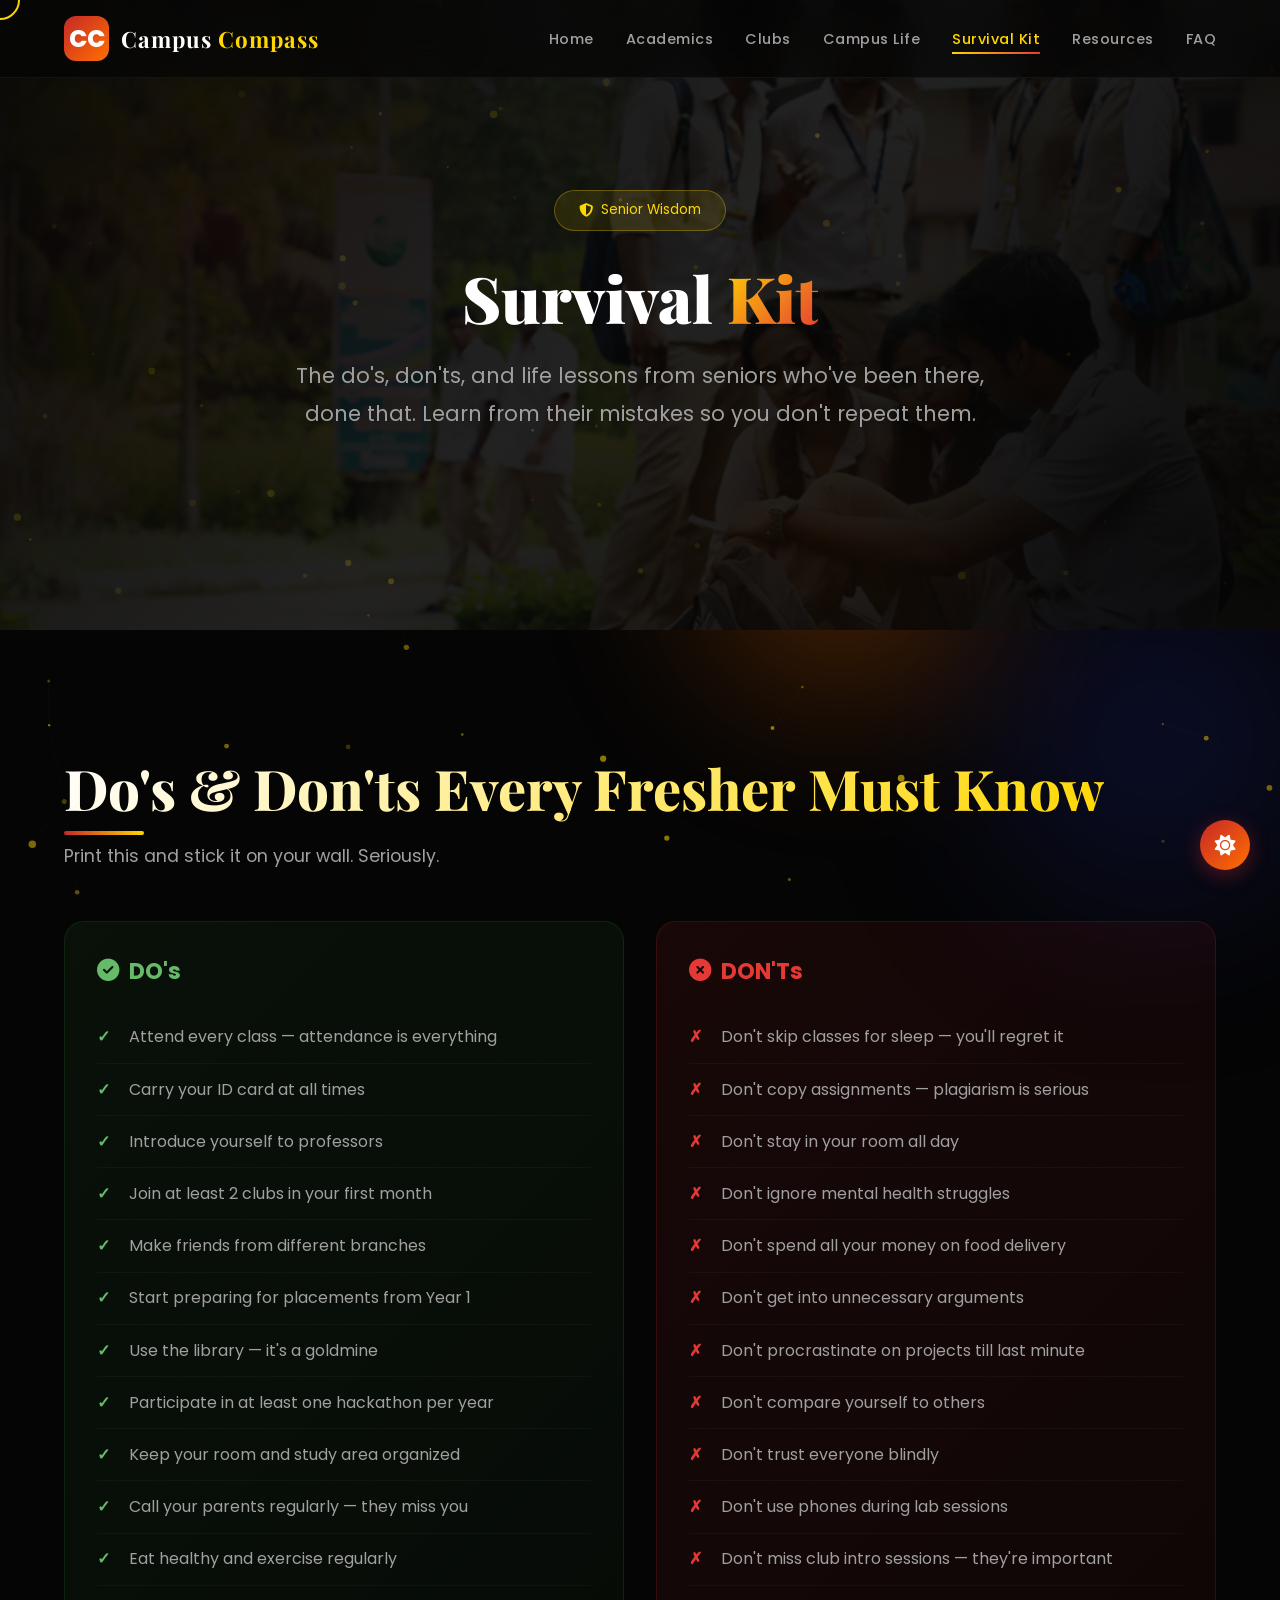
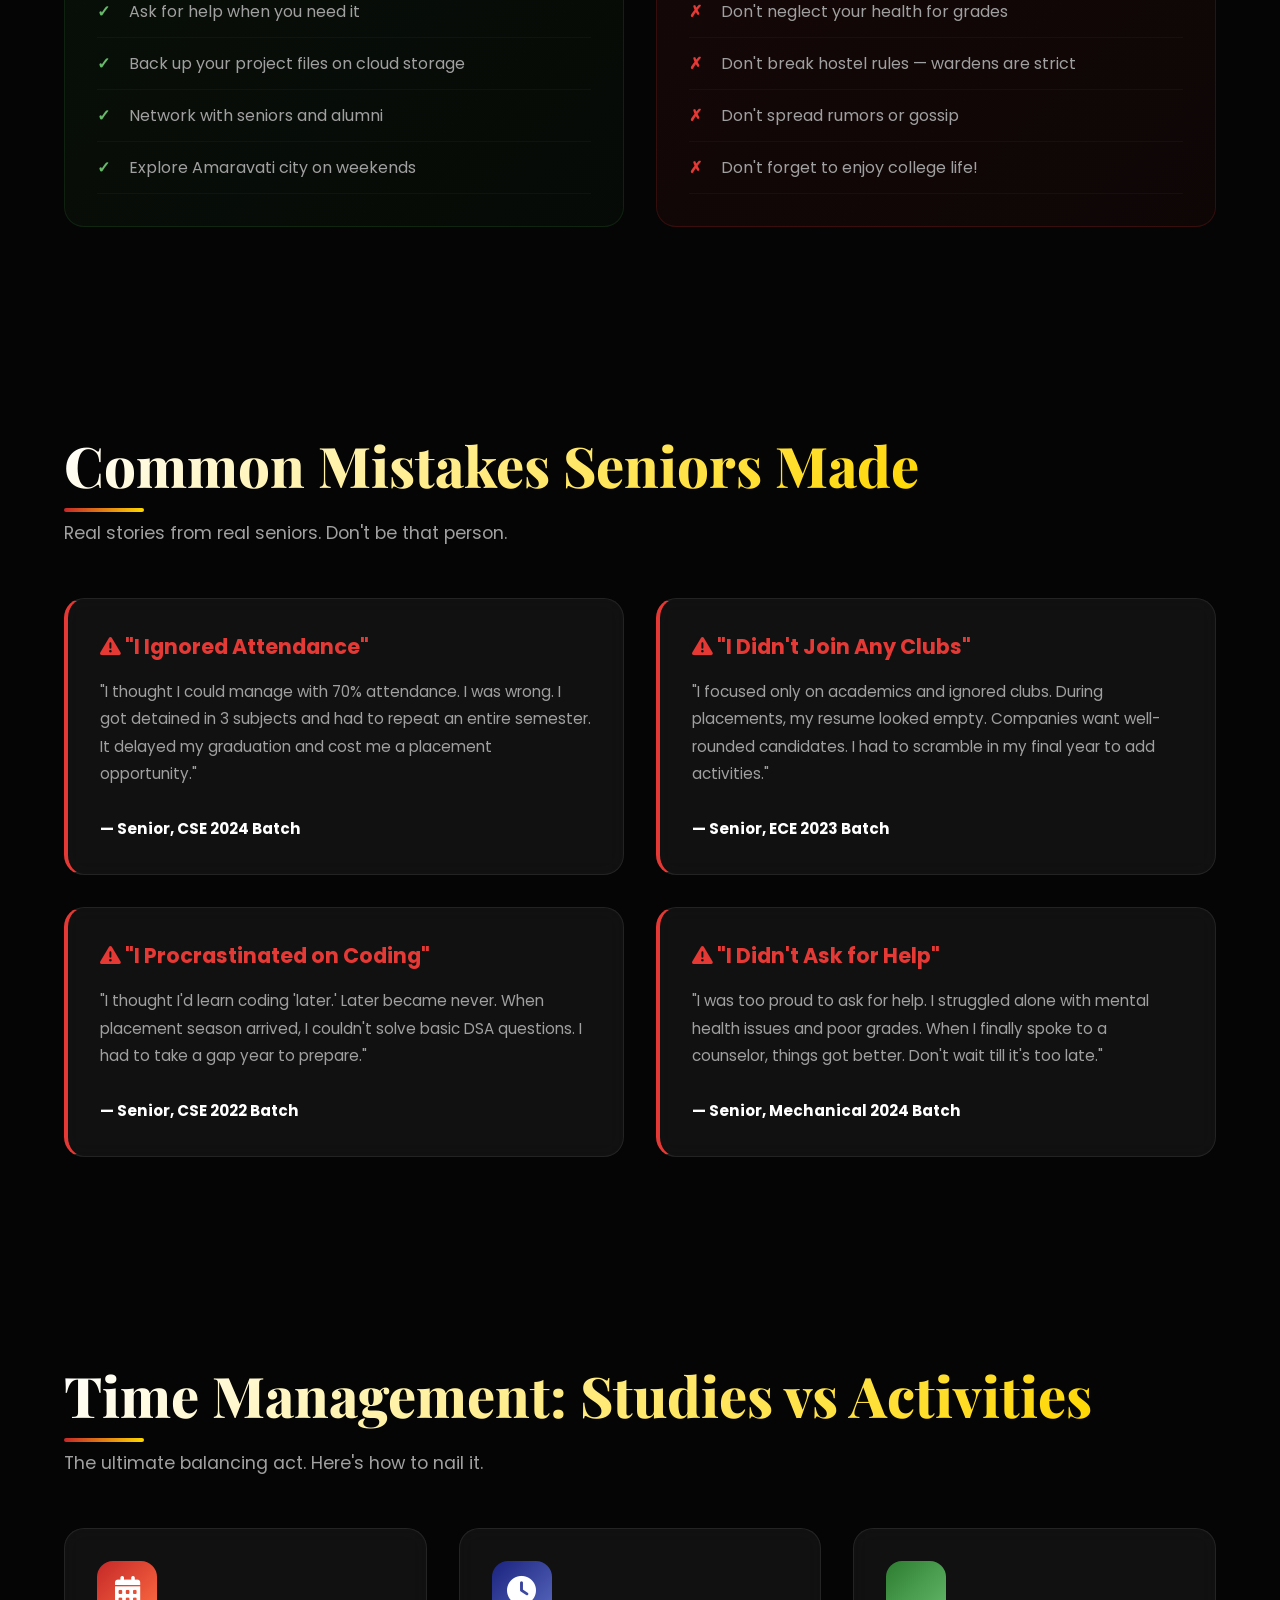
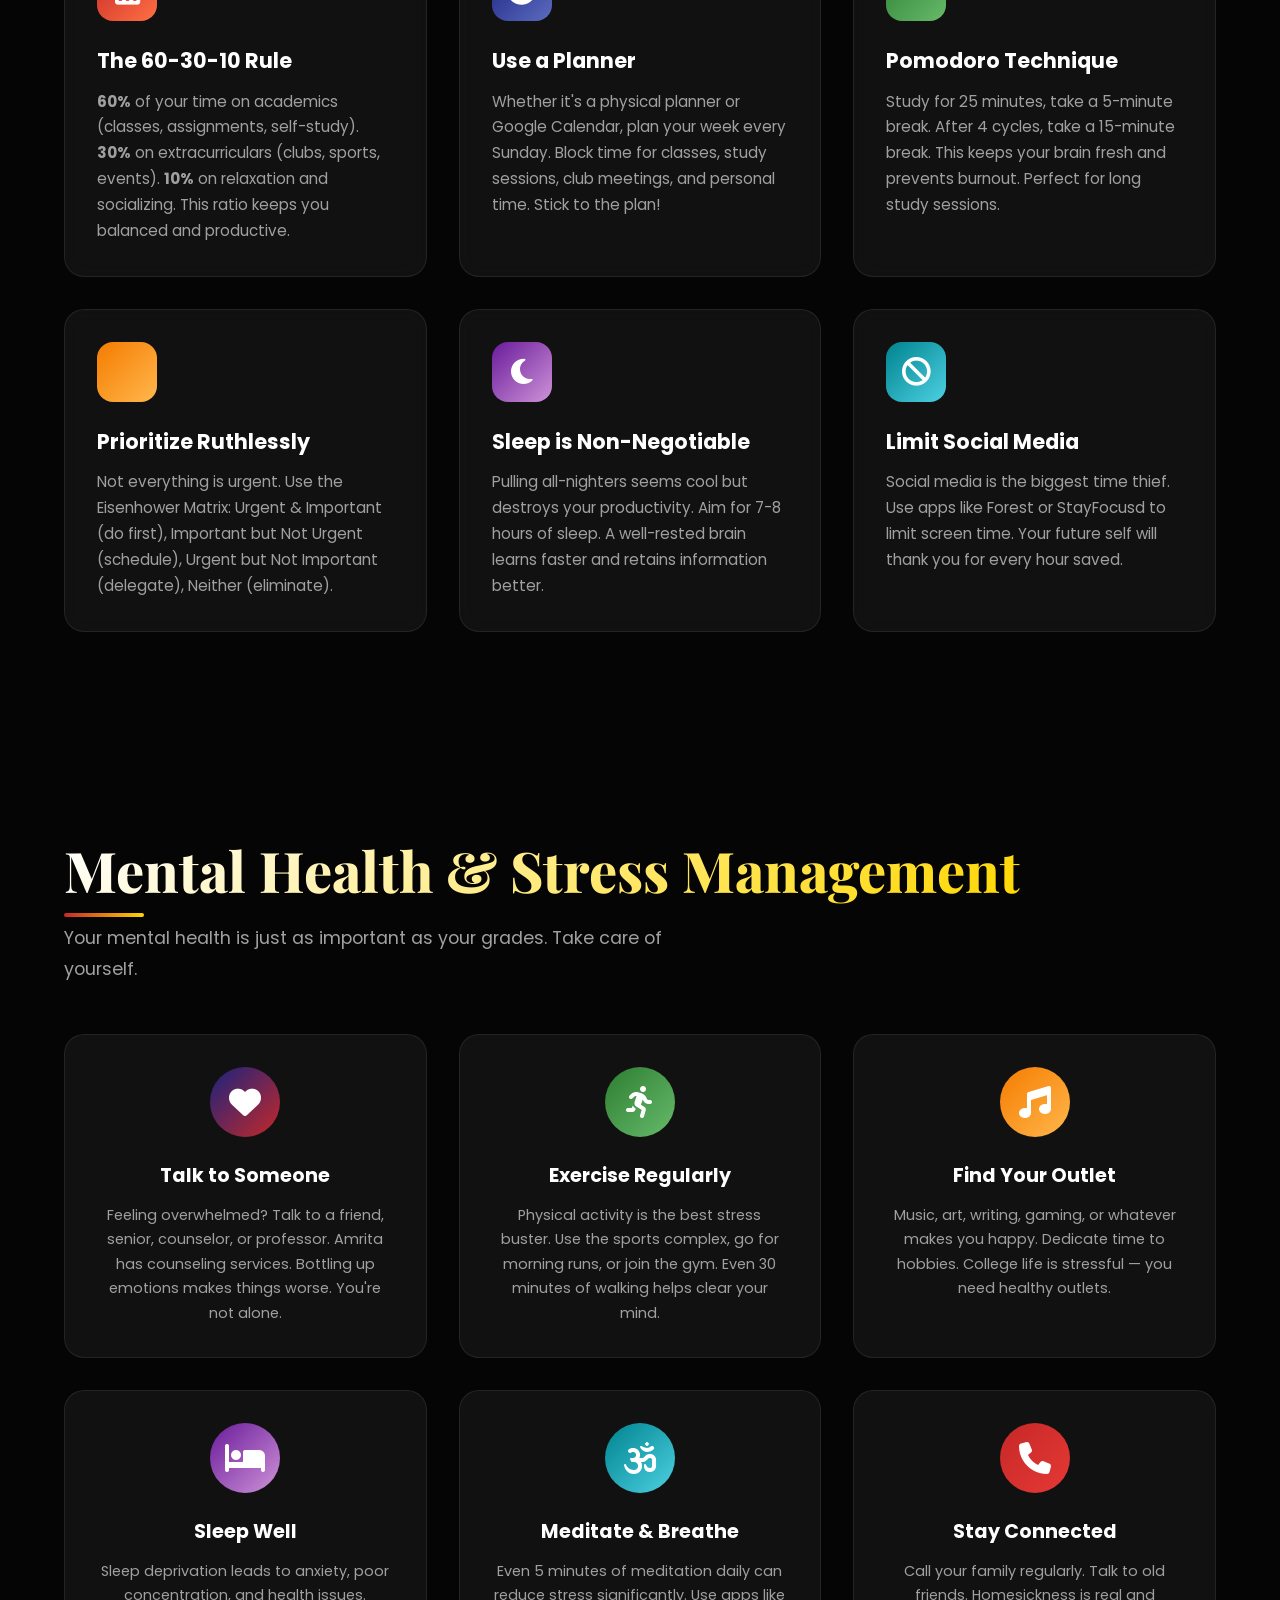
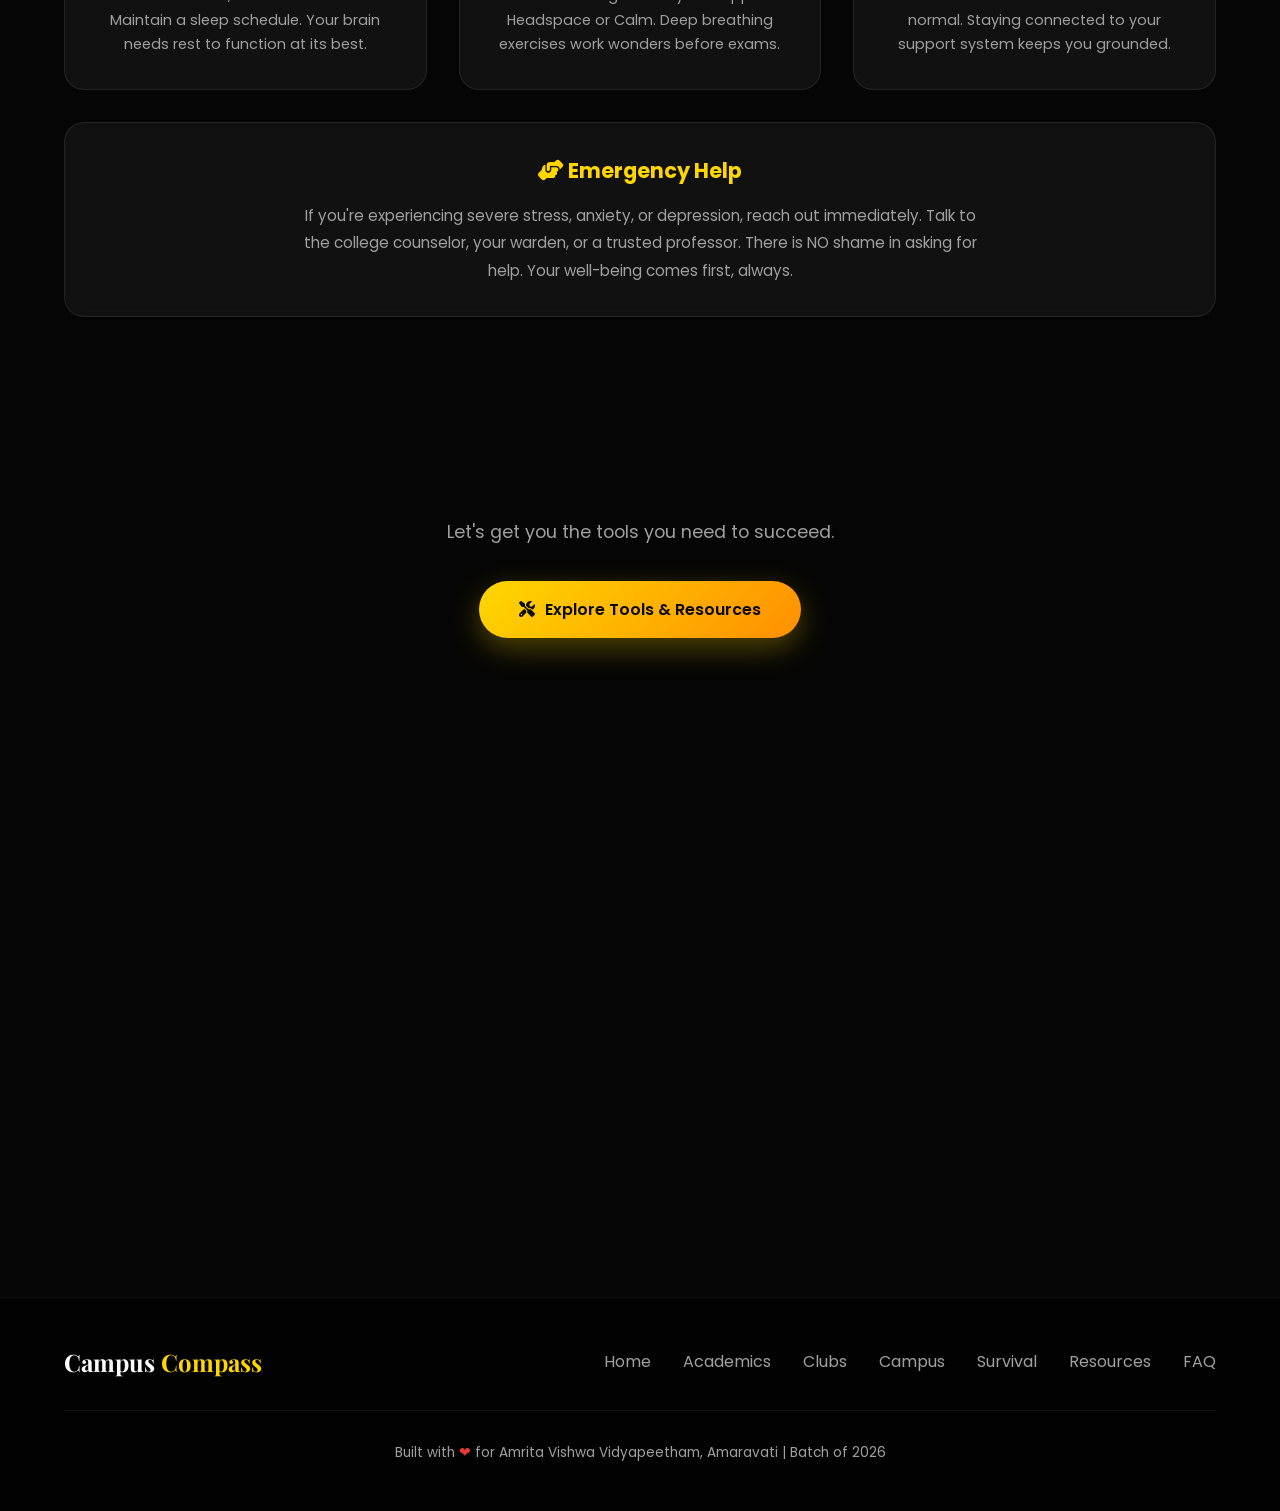
<file: survival.html>
<!DOCTYPE html>
<html lang="en">
<head>
  <meta charset="UTF-8">
  <meta name="viewport" content="width=device-width, initial-scale=1.0">
  <title>Survival Kit | Campus Compass - Amrita Amaravati</title>
  <link rel="stylesheet" href="style.css">
  <link rel="stylesheet" href="https://cdnjs.cloudflare.com/ajax/libs/font-awesome/6.5.1/css/all.min.css">
</head>
<body>
  <div class="loader">
    <div class="loader-text">Survival <span>Kit</span></div>
    <div class="loader-bar"><div class="loader-bar-inner"></div></div>
  </div>
  <div class="progress-bar"></div>
  <div class="bg-animation">
    <div class="orb"></div><div class="orb"></div><div class="orb"></div>
  </div>
  <canvas id="particle-canvas"></canvas>

  <nav class="navbar">
    <a href="index.html" class="logo">
      <div class="logo-icon">CC</div>
      <div class="logo-text">Campus <span>Compass</span></div>
    </a>
    <ul class="nav-links">
      <li><a href="index.html">Home</a></li>
      <li><a href="academics.html">Academics</a></li>
      <li><a href="clubs.html">Clubs</a></li>
      <li><a href="campus.html">Campus Life</a></li>
      <li><a href="survival.html" class="active">Survival Kit</a></li>
      <li><a href="resources.html">Resources</a></li>
      <li><a href="faq.html">FAQ</a></li>
    </ul>
    <div class="hamburger"><span></span><span></span><span></span></div>
  </nav>

  <section class="hero" style="min-height:70vh;">
    <div class="hero-bg">
      <img src="assets/6_Instructions_and_Travelling_Guidelines.png" alt="Students">
    </div>
    <div class="hero-content">
      <div class="hero-badge"><i class="fas fa-shield-alt"></i> Senior Wisdom</div>
      <h1 class="hero-title" style="font-size:4rem;">Survival <span>Kit</span></h1>
      <p class="hero-subtitle">The do's, don'ts, and life lessons from seniors who've been there, done that. Learn from their mistakes so you don't repeat them.</p>
    </div>
  </section>

  <!-- Do's and Don'ts -->
  <section class="section">
    <h2 class="section-title reveal">Do's & Don'ts Every Fresher Must Know</h2>
    <p class="section-subtitle reveal">Print this and stick it on your wall. Seriously.</p>
    <div class="dos-donts-grid">
      <div class="dos-card reveal">
        <h3><i class="fas fa-check-circle"></i> DO's</h3>
        <ul>
          <li>Attend every class — attendance is everything</li>
          <li>Carry your ID card at all times</li>
          <li>Introduce yourself to professors</li>
          <li>Join at least 2 clubs in your first month</li>
          <li>Make friends from different branches</li>
          <li>Start preparing for placements from Year 1</li>
          <li>Use the library — it's a goldmine</li>
          <li>Participate in at least one hackathon per year</li>
          <li>Keep your room and study area organized</li>
          <li>Call your parents regularly — they miss you</li>
          <li>Eat healthy and exercise regularly</li>
          <li>Ask for help when you need it</li>
          <li>Back up your project files on cloud storage</li>
          <li>Network with seniors and alumni</li>
          <li>Explore Amaravati city on weekends</li>
        </ul>
      </div>
      <div class="donts-card reveal">
        <h3><i class="fas fa-times-circle"></i> DON'Ts</h3>
        <ul>
          <li>Don't skip classes for sleep — you'll regret it</li>
          <li>Don't copy assignments — plagiarism is serious</li>
          <li>Don't stay in your room all day</li>
          <li>Don't ignore mental health struggles</li>
          <li>Don't spend all your money on food delivery</li>
          <li>Don't get into unnecessary arguments</li>
          <li>Don't procrastinate on projects till last minute</li>
          <li>Don't compare yourself to others</li>
          <li>Don't trust everyone blindly</li>
          <li>Don't use phones during lab sessions</li>
          <li>Don't miss club intro sessions — they're important</li>
          <li>Don't neglect your health for grades</li>
          <li>Don't break hostel rules — wardens are strict</li>
          <li>Don't spread rumors or gossip</li>
          <li>Don't forget to enjoy college life!</li>
        </ul>
      </div>
    </div>
  </section>

  <!-- Common Mistakes -->
  <section class="section">
    <h2 class="section-title reveal">Common Mistakes Seniors Made</h2>
    <p class="section-subtitle reveal">Real stories from real seniors. Don't be that person.</p>
    <div class="grid-2">
      <div class="card reveal" style="border-left:4px solid #e53935;">
        <h3 style="color:#e53935;margin-bottom:1rem;"><i class="fas fa-exclamation-triangle"></i> "I Ignored Attendance"</h3>
        <p style="color:var(--gray);line-height:1.8;">"I thought I could manage with 70% attendance. I was wrong. I got detained in 3 subjects and had to repeat an entire semester. It delayed my graduation and cost me a placement opportunity." <br><br><strong style="color:#fff;">— Senior, CSE 2024 Batch</strong></p>
      </div>
      <div class="card reveal" style="border-left:4px solid #e53935;">
        <h3 style="color:#e53935;margin-bottom:1rem;"><i class="fas fa-exclamation-triangle"></i> "I Didn't Join Any Clubs"</h3>
        <p style="color:var(--gray);line-height:1.8;">"I focused only on academics and ignored clubs. During placements, my resume looked empty. Companies want well-rounded candidates. I had to scramble in my final year to add activities." <br><br><strong style="color:#fff;">— Senior, ECE 2023 Batch</strong></p>
      </div>
      <div class="card reveal" style="border-left:4px solid #e53935;">
        <h3 style="color:#e53935;margin-bottom:1rem;"><i class="fas fa-exclamation-triangle"></i> "I Procrastinated on Coding"</h3>
        <p style="color:var(--gray);line-height:1.8;">"I thought I'd learn coding 'later.' Later became never. When placement season arrived, I couldn't solve basic DSA questions. I had to take a gap year to prepare." <br><br><strong style="color:#fff;">— Senior, CSE 2022 Batch</strong></p>
      </div>
      <div class="card reveal" style="border-left:4px solid #e53935;">
        <h3 style="color:#e53935;margin-bottom:1rem;"><i class="fas fa-exclamation-triangle"></i> "I Didn't Ask for Help"</h3>
        <p style="color:var(--gray);line-height:1.8;">"I was too proud to ask for help. I struggled alone with mental health issues and poor grades. When I finally spoke to a counselor, things got better. Don't wait till it's too late." <br><br><strong style="color:#fff;">— Senior, Mechanical 2024 Batch</strong></p>
      </div>
    </div>
  </section>

  <!-- Time Management -->
  <section class="section">
    <h2 class="section-title reveal">Time Management: Studies vs Activities</h2>
    <p class="section-subtitle reveal">The ultimate balancing act. Here's how to nail it.</p>
    <div class="grid-3">
      <div class="card reveal">
        <div class="card-icon" style="background:linear-gradient(135deg,#c62828,#ff7043);"><i class="fas fa-calendar-alt"></i></div>
        <h3>The 60-30-10 Rule</h3>
        <p><strong>60%</strong> of your time on academics (classes, assignments, self-study). <strong>30%</strong> on extracurriculars (clubs, sports, events). <strong>10%</strong> on relaxation and socializing. This ratio keeps you balanced and productive.</p>
      </div>
      <div class="card reveal">
        <div class="card-icon" style="background:linear-gradient(135deg,#1a237e,#5c6bc0);"><i class="fas fa-clock"></i></div>
        <h3>Use a Planner</h3>
        <p>Whether it's a physical planner or Google Calendar, plan your week every Sunday. Block time for classes, study sessions, club meetings, and personal time. Stick to the plan!</p>
      </div>
      <div class="card reveal">
        <div class="card-icon" style="background:linear-gradient(135deg,#2e7d32,#66bb6a);"><i class="fas fa-pomodoro"></i></div>
        <h3>Pomodoro Technique</h3>
        <p>Study for 25 minutes, take a 5-minute break. After 4 cycles, take a 15-minute break. This keeps your brain fresh and prevents burnout. Perfect for long study sessions.</p>
      </div>
      <div class="card reveal">
        <div class="card-icon" style="background:linear-gradient(135deg,#f57c00,#ffb74d);"><i class="fas fa-priority-high"></i></div>
        <h3>Prioritize Ruthlessly</h3>
        <p>Not everything is urgent. Use the Eisenhower Matrix: Urgent & Important (do first), Important but Not Urgent (schedule), Urgent but Not Important (delegate), Neither (eliminate).</p>
      </div>
      <div class="card reveal">
        <div class="card-icon" style="background:linear-gradient(135deg,#6a1b9a,#ce93d8);"><i class="fas fa-moon"></i></div>
        <h3>Sleep is Non-Negotiable</h3>
        <p>Pulling all-nighters seems cool but destroys your productivity. Aim for 7-8 hours of sleep. A well-rested brain learns faster and retains information better.</p>
      </div>
      <div class="card reveal">
        <div class="card-icon" style="background:linear-gradient(135deg,#00838f,#4dd0e1);"><i class="fas fa-ban"></i></div>
        <h3>Limit Social Media</h3>
        <p>Social media is the biggest time thief. Use apps like Forest or StayFocusd to limit screen time. Your future self will thank you for every hour saved.</p>
      </div>
    </div>
  </section>

  <!-- Mental Health -->
  <section class="section">
    <h2 class="section-title reveal">Mental Health & Stress Management</h2>
    <p class="section-subtitle reveal">Your mental health is just as important as your grades. Take care of yourself.</p>
    <div class="grid-3">
      <div class="mental-card reveal">
        <div class="mental-icon"><i class="fas fa-heart"></i></div>
        <h3>Talk to Someone</h3>
        <p>Feeling overwhelmed? Talk to a friend, senior, counselor, or professor. Amrita has counseling services. Bottling up emotions makes things worse. You're not alone.</p>
      </div>
      <div class="mental-card reveal">
        <div class="mental-icon" style="background:linear-gradient(135deg,#2e7d32,#66bb6a);"><i class="fas fa-running"></i></div>
        <h3>Exercise Regularly</h3>
        <p>Physical activity is the best stress buster. Use the sports complex, go for morning runs, or join the gym. Even 30 minutes of walking helps clear your mind.</p>
      </div>
      <div class="mental-card reveal">
        <div class="mental-icon" style="background:linear-gradient(135deg,#f57c00,#ffb74d);"><i class="fas fa-music"></i></div>
        <h3>Find Your Outlet</h3>
        <p>Music, art, writing, gaming, or whatever makes you happy. Dedicate time to hobbies. College life is stressful — you need healthy outlets.</p>
      </div>
      <div class="mental-card reveal">
        <div class="mental-icon" style="background:linear-gradient(135deg,#6a1b9a,#ce93d8);"><i class="fas fa-bed"></i></div>
        <h3>Sleep Well</h3>
        <p>Sleep deprivation leads to anxiety, poor concentration, and health issues. Maintain a sleep schedule. Your brain needs rest to function at its best.</p>
      </div>
      <div class="mental-card reveal">
        <div class="mental-icon" style="background:linear-gradient(135deg,#00838f,#4dd0e1);"><i class="fas fa-om"></i></div>
        <h3>Meditate & Breathe</h3>
        <p>Even 5 minutes of meditation daily can reduce stress significantly. Use apps like Headspace or Calm. Deep breathing exercises work wonders before exams.</p>
      </div>
      <div class="mental-card reveal">
        <div class="mental-icon" style="background:linear-gradient(135deg,#c62828,#e53935);"><i class="fas fa-phone"></i></div>
        <h3>Stay Connected</h3>
        <p>Call your family regularly. Talk to old friends. Homesickness is real and normal. Staying connected to your support system keeps you grounded.</p>
      </div>
    </div>
    <div class="card reveal" style="margin-top:2rem;text-align:center;">
      <h3 style="color:#ffd700;margin-bottom:1rem;"><i class="fas fa-hands-helping"></i> Emergency Help</h3>
      <p style="color:var(--gray);max-width:700px;margin:0 auto;line-height:1.8;">If you're experiencing severe stress, anxiety, or depression, reach out immediately. Talk to the college counselor, your warden, or a trusted professor. There is NO shame in asking for help. Your well-being comes first, always.</p>
    </div>
  </section>

  <!-- Navigation -->
  <section class="section" style="text-align:center;">
    <p class="section-subtitle" style="margin:0 auto 2rem;">Let's get you the tools you need to succeed.</p>
    <a href="resources.html" class="btn btn-gold">
      <i class="fas fa-tools"></i> Explore Tools & Resources
    </a>
  </section>

  <footer class="footer">
    <div class="footer-content">
      <div class="footer-logo">Campus <span>Compass</span></div>
      <ul class="footer-links">
        <li><a href="index.html">Home</a></li>
        <li><a href="academics.html">Academics</a></li>
        <li><a href="clubs.html">Clubs</a></li>
        <li><a href="campus.html">Campus</a></li>
        <li><a href="survival.html">Survival</a></li>
        <li><a href="resources.html">Resources</a></li>
        <li><a href="faq.html">FAQ</a></li>
      </ul>
    </div>
    <div class="footer-bottom">Built with <span style="color:#e53935;">❤</span> for Amrita Vishwa Vidyapeetham, Amaravati | Batch of 2026</div>
  </footer>

  <button class="theme-toggle"><i class="fas fa-sun"></i></button>
  <script src="script.js"></script>
</body>
</html>
</file>
<file: style.css>
@import url('https://fonts.googleapis.com/css2?family=Poppins:wght@300;400;500;600;700;800;900&family=Playfair+Display:wght@400;500;600;700;800;900&display=swap');

:root {
  --primary: #c62828;
  --primary-light: #e53935;
  --secondary: #1a237e;
  --accent: #ff6f00;
  --gold: #ffd700;
  --dark: #0a0a0a;
  --darker: #050505;
  --light: #ffffff;
  --gray: #a0a0a0;
  --card-bg: rgba(255,255,255,0.05);
  --glass: rgba(255,255,255,0.08);
  --transition: all 0.4s cubic-bezier(0.25, 0.46, 0.45, 0.94);
}

* {
  margin: 0;
  padding: 0;
  box-sizing: border-box;
}

html {
  scroll-behavior: smooth;
}

body {
  font-family: 'Poppins', sans-serif;
  background: var(--darker);
  color: var(--light);
  overflow-x: hidden;
  cursor: none;
}

/* ===== CUSTOM CURSOR ===== */
.cursor-dot {
  width: 8px;
  height: 8px;
  background: var(--gold);
  border-radius: 50%;
  position: fixed;
  pointer-events: none;
  z-index: 99999;
  transition: transform 0.1s ease;
  mix-blend-mode: difference;
}
.cursor-outline {
  width: 40px;
  height: 40px;
  border: 2px solid var(--gold);
  border-radius: 50%;
  position: fixed;
  pointer-events: none;
  z-index: 99998;
  transition: all 0.15s ease-out;
  mix-blend-mode: difference;
}
.cursor-outline.hover {
  transform: scale(1.8);
  background: rgba(255, 215, 0, 0.1);
  border-color: var(--primary-light);
}

/* ===== ANIMATED BACKGROUND ===== */
.bg-animation {
  position: fixed;
  top: 0;
  left: 0;
  width: 100%;
  height: 100%;
  z-index: -2;
  background: var(--darker);
}
.bg-animation .orb {
  position: absolute;
  border-radius: 50%;
  filter: blur(80px);
  opacity: 0.4;
  animation: orbFloat 20s ease-in-out infinite;
}
.bg-animation .orb:nth-child(1) {
  width: 600px;
  height: 600px;
  background: radial-gradient(circle, var(--primary), transparent 70%);
  top: -10%;
  left: -10%;
  animation-delay: 0s;
}
.bg-animation .orb:nth-child(2) {
  width: 500px;
  height: 500px;
  background: radial-gradient(circle, var(--secondary), transparent 70%);
  bottom: -10%;
  right: -10%;
  animation-delay: -7s;
}
.bg-animation .orb:nth-child(3) {
  width: 400px;
  height: 400px;
  background: radial-gradient(circle, var(--accent), transparent 70%);
  top: 40%;
  left: 50%;
  animation-delay: -14s;
}
@keyframes orbFloat {
  0%, 100% { transform: translate(0, 0) scale(1); }
  33% { transform: translate(50px, -30px) scale(1.1); }
  66% { transform: translate(-30px, 50px) scale(0.9); }
}

/* Particle canvas */
#particle-canvas {
  position: fixed;
  top: 0;
  left: 0;
  width: 100%;
  height: 100%;
  z-index: -1;
  pointer-events: none;
}

/* ===== NAVBAR ===== */
.navbar {
  position: fixed;
  top: 0;
  left: 0;
  width: 100%;
  padding: 1rem 5%;
  display: flex;
  justify-content: space-between;
  align-items: center;
  z-index: 1000;
  background: rgba(5,5,5,0.7);
  backdrop-filter: blur(20px);
  border-bottom: 1px solid rgba(255,255,255,0.05);
  transition: var(--transition);
}
.navbar.scrolled {
  padding: 0.6rem 5%;
  background: rgba(5,5,5,0.95);
}
.logo {
  display: flex;
  align-items: center;
  gap: 12px;
  text-decoration: none;
}
.logo-icon {
  width: 45px;
  height: 45px;
  background: linear-gradient(135deg, var(--primary), var(--accent));
  border-radius: 12px;
  display: flex;
  align-items: center;
  justify-content: center;
  font-size: 1.5rem;
  font-weight: 800;
  color: white;
  animation: logoPulse 3s ease-in-out infinite;
}
@keyframes logoPulse {
  0%, 100% { box-shadow: 0 0 20px rgba(198,40,40,0.4); }
  50% { box-shadow: 0 0 40px rgba(255,111,0,0.6); }
}
.logo-text {
  font-family: 'Playfair Display', serif;
  font-size: 1.4rem;
  font-weight: 700;
  color: var(--light);
  letter-spacing: 1px;
}
.logo-text span {
  color: var(--gold);
}
.nav-links {
  display: flex;
  gap: 2rem;
  list-style: none;
}
.nav-links a {
  color: var(--gray);
  text-decoration: none;
  font-size: 0.9rem;
  font-weight: 500;
  letter-spacing: 0.5px;
  position: relative;
  padding: 0.3rem 0;
  transition: var(--transition);
}
.nav-links a::after {
  content: '';
  position: absolute;
  bottom: 0;
  left: 0;
  width: 0;
  height: 2px;
  background: linear-gradient(90deg, var(--gold), var(--primary-light));
  transition: width 0.3s ease;
}
.nav-links a:hover, .nav-links a.active {
  color: var(--light);
}
.nav-links a:hover::after, .nav-links a.active::after {
  width: 100%;
}
.nav-links a.active {
  color: var(--gold);
}

/* Mobile menu */
.hamburger {
  display: none;
  flex-direction: column;
  gap: 5px;
  cursor: pointer;
  z-index: 1001;
}
.hamburger span {
  width: 28px;
  height: 2px;
  background: var(--light);
  transition: var(--transition);
}
.hamburger.active span:nth-child(1) { transform: rotate(45deg) translate(5px, 5px); }
.hamburger.active span:nth-child(2) { opacity: 0; }
.hamburger.active span:nth-child(3) { transform: rotate(-45deg) translate(5px, -5px); }

/* ===== ANIMATED SECTIONS ===== */
.section {
  min-height: 100vh;
  padding: 120px 5% 80px;
  position: relative;
}
.section-title {
  font-family: 'Playfair Display', serif;
  font-size: 3.5rem;
  font-weight: 800;
  margin-bottom: 1rem;
  background: linear-gradient(135deg, var(--light), var(--gold));
  -webkit-background-clip: text;
  -webkit-text-fill-color: transparent;
  background-clip: text;
  position: relative;
  display: inline-block;
}
.section-title::after {
  content: '';
  position: absolute;
  bottom: -10px;
  left: 0;
  width: 80px;
  height: 4px;
  background: linear-gradient(90deg, var(--primary), var(--gold));
  border-radius: 2px;
}
.section-subtitle {
  color: var(--gray);
  font-size: 1.1rem;
  max-width: 600px;
  margin-bottom: 3rem;
  line-height: 1.8;
}

/* ===== ANIMATED CARDS ===== */
.card {
  background: var(--card-bg);
  border: 1px solid rgba(255,255,255,0.08);
  border-radius: 20px;
  padding: 2rem;
  backdrop-filter: blur(10px);
  transition: var(--transition);
  position: relative;
  overflow: hidden;
}
.card::before {
  content: '';
  position: absolute;
  top: 0;
  left: -100%;
  width: 100%;
  height: 100%;
  background: linear-gradient(90deg, transparent, rgba(255,255,255,0.05), transparent);
  transition: left 0.6s ease;
}
.card:hover::before {
  left: 100%;
}
.card:hover {
  transform: translateY(-10px);
  border-color: rgba(255,215,0,0.3);
  box-shadow: 0 20px 60px rgba(198,40,40,0.2);
}
.card-icon {
  width: 60px;
  height: 60px;
  border-radius: 16px;
  display: flex;
  align-items: center;
  justify-content: center;
  font-size: 1.8rem;
  margin-bottom: 1.5rem;
  background: linear-gradient(135deg, var(--primary), var(--secondary));
}
.card h3 {
  font-size: 1.3rem;
  margin-bottom: 0.8rem;
  color: var(--light);
}
.card p {
  color: var(--gray);
  line-height: 1.7;
  font-size: 0.95rem;
}

/* ===== BUTTONS ===== */
.btn {
  display: inline-flex;
  align-items: center;
  gap: 10px;
  padding: 1rem 2.5rem;
  border-radius: 50px;
  font-size: 1rem;
  font-weight: 600;
  text-decoration: none;
  border: none;
  cursor: none;
  transition: var(--transition);
  position: relative;
  overflow: hidden;
}
.btn-primary {
  background: linear-gradient(135deg, var(--primary), var(--primary-light));
  color: white;
  box-shadow: 0 10px 30px rgba(198,40,40,0.4);
}
.btn-primary:hover {
  transform: translateY(-3px);
  box-shadow: 0 15px 40px rgba(198,40,40,0.6);
}
.btn-gold {
  background: linear-gradient(135deg, var(--gold), #ff8f00);
  color: var(--dark);
  box-shadow: 0 10px 30px rgba(255,215,0,0.3);
}
.btn-gold:hover {
  transform: translateY(-3px);
  box-shadow: 0 15px 40px rgba(255,215,0,0.5);
}
.btn-outline {
  background: transparent;
  border: 2px solid rgba(255,255,255,0.2);
  color: var(--light);
}
.btn-outline:hover {
  border-color: var(--gold);
  color: var(--gold);
  transform: translateY(-3px);
}

/* ===== FLOATING ANIMATIONS ===== */
.float {
  animation: float 6s ease-in-out infinite;
}
@keyframes float {
  0%, 100% { transform: translateY(0); }
  50% { transform: translateY(-20px); }
}
.float-delay-1 { animation-delay: -1s; }
.float-delay-2 { animation-delay: -2s; }
.float-delay-3 { animation-delay: -3s; }

/* ===== SCROLL REVEAL ===== */
.reveal {
  opacity: 0;
  transform: translateY(60px);
  transition: all 0.8s cubic-bezier(0.25, 0.46, 0.45, 0.94);
}
.reveal.active {
  opacity: 1;
  transform: translateY(0);
}

/* ===== MARQUEE TICKER ===== */
.ticker-wrap {
  width: 100%;
  overflow: hidden;
  background: linear-gradient(90deg, var(--primary), var(--secondary));
  padding: 0.8rem 0;
  position: relative;
}
.ticker-wrap::before, .ticker-wrap::after {
  content: '';
  position: absolute;
  top: 0;
  width: 100px;
  height: 100%;
  z-index: 2;
}
.ticker-wrap::before { left: 0; background: linear-gradient(90deg, var(--primary), transparent); }
.ticker-wrap::after { right: 0; background: linear-gradient(-90deg, var(--secondary), transparent); }
.ticker {
  display: flex;
  gap: 4rem;
  animation: tickerScroll 30s linear infinite;
  white-space: nowrap;
}
.ticker-item {
  display: flex;
  align-items: center;
  gap: 0.5rem;
  font-size: 0.95rem;
  font-weight: 500;
  color: white;
}
.ticker-item i { font-size: 1.2rem; }
@keyframes tickerScroll {
  0% { transform: translateX(0); }
  100% { transform: translateX(-50%); }
}

/* ===== FOOTER ===== */
.footer {
  background: rgba(0,0,0,0.5);
  border-top: 1px solid rgba(255,255,255,0.05);
  padding: 3rem 5%;
  text-align: center;
}
.footer-content {
  display: flex;
  justify-content: space-between;
  align-items: center;
  flex-wrap: wrap;
  gap: 2rem;
  margin-bottom: 2rem;
}
.footer-logo {
  font-family: 'Playfair Display', serif;
  font-size: 1.5rem;
  font-weight: 700;
}
.footer-logo span { color: var(--gold); }
.footer-links {
  display: flex;
  gap: 2rem;
  list-style: none;
}
.footer-links a {
  color: var(--gray);
  text-decoration: none;
  transition: var(--transition);
}
.footer-links a:hover { color: var(--gold); }
.footer-bottom {
  color: var(--gray);
  font-size: 0.85rem;
  padding-top: 2rem;
  border-top: 1px solid rgba(255,255,255,0.05);
}
.footer-bottom span { color: var(--gold); }

/* ===== DARK/LIGHT TOGGLE ===== */
.theme-toggle {
  position: fixed;
  bottom: 30px;
  right: 30px;
  width: 50px;
  height: 50px;
  border-radius: 50%;
  background: linear-gradient(135deg, var(--primary), var(--accent));
  border: none;
  color: white;
  font-size: 1.3rem;
  cursor: none;
  z-index: 999;
  display: flex;
  align-items: center;
  justify-content: center;
  box-shadow: 0 5px 20px rgba(198,40,40,0.4);
  transition: var(--transition);
}
.theme-toggle:hover {
  transform: scale(1.1) rotate(180deg);
}

/* Light mode */
body.light-mode {
  --dark: #f5f5f5;
  --darker: #ffffff;
  --light: #1a1a1a;
  --gray: #666;
  --card-bg: rgba(0,0,0,0.03);
  --glass: rgba(0,0,0,0.05);
}
body.light-mode .navbar {
  background: rgba(255,255,255,0.8);
  border-bottom: 1px solid rgba(0,0,0,0.05);
}
body.light-mode .nav-links a { color: #666; }
body.light-mode .nav-links a:hover, body.light-mode .nav-links a.active { color: #1a1a1a; }
body.light-mode .section-title {
  background: linear-gradient(135deg, #1a1a1a, var(--primary));
  -webkit-background-clip: text;
  -webkit-text-fill-color: transparent;
}
body.light-mode .card {
  background: rgba(0,0,0,0.03);
  border: 1px solid rgba(0,0,0,0.08);
}
body.light-mode .card:hover { border-color: rgba(198,40,40,0.3); }
body.light-mode .footer { background: rgba(0,0,0,0.03); }
body.light-mode .cursor-dot { background: var(--primary); }
body.light-mode .cursor-outline { border-color: var(--primary); }

/* ===== RESPONSIVE ===== */
@media (max-width: 768px) {
  .hamburger { display: flex; }
  .nav-links {
    position: fixed;
    top: 0;
    right: -100%;
    width: 70%;
    height: 100vh;
    background: rgba(5,5,5,0.98);
    flex-direction: column;
    align-items: center;
    justify-content: center;
    gap: 3rem;
    transition: right 0.4s ease;
    backdrop-filter: blur(20px);
  }
  .nav-links.active { right: 0; }
  .nav-links a { font-size: 1.2rem; }
  .section-title { font-size: 2.2rem; }
  .cursor-dot, .cursor-outline { display: none; }
  body { cursor: auto; }
  .btn { cursor: pointer; }
  .theme-toggle { cursor: pointer; }
  .hamburger { cursor: pointer; }
  .card { cursor: pointer; }
  a { cursor: pointer; }
}

/* ===== GLITCH EFFECT ===== */
.glitch {
  position: relative;
}
.glitch::before, .glitch::after {
  content: attr(data-text);
  position: absolute;
  top: 0;
  left: 0;
  width: 100%;
  height: 100%;
}
.glitch::before {
  left: 2px;
  text-shadow: -2px 0 var(--primary);
  clip: rect(24px, 550px, 90px, 0);
  animation: glitch-anim-1 3s infinite linear alternate-reverse;
}
.glitch::after {
  left: -2px;
  text-shadow: -2px 0 var(--secondary);
  clip: rect(85px, 550px, 140px, 0);
  animation: glitch-anim-2 2.5s infinite linear alternate-reverse;
}
@keyframes glitch-anim-1 {
  0% { clip: rect(20px, 9999px, 50px, 0); }
  20% { clip: rect(80px, 9999px, 120px, 0); }
  40% { clip: rect(10px, 9999px, 60px, 0); }
  60% { clip: rect(50px, 9999px, 100px, 0); }
  80% { clip: rect(30px, 9999px, 70px, 0); }
  100% { clip: rect(90px, 9999px, 130px, 0); }
}
@keyframes glitch-anim-2 {
  0% { clip: rect(60px, 9999px, 100px, 0); }
  20% { clip: rect(10px, 9999px, 50px, 0); }
  40% { clip: rect(90px, 9999px, 130px, 0); }
  60% { clip: rect(30px, 9999px, 70px, 0); }
  80% { clip: rect(70px, 9999px, 110px, 0); }
  100% { clip: rect(20px, 9999px, 60px, 0); }
}

/* ===== PROGRESS BAR ===== */
.progress-bar {
  position: fixed;
  top: 0;
  left: 0;
  height: 3px;
  background: linear-gradient(90deg, var(--gold), var(--primary), var(--accent));
  z-index: 10000;
  transition: width 0.1s ease;
}

/* ===== SCROLL INDICATOR ===== */
.scroll-indicator {
  position: absolute;
  bottom: 30px;
  left: 50%;
  transform: translateX(-50%);
  display: flex;
  flex-direction: column;
  align-items: center;
  gap: 8px;
  animation: bounce 2s infinite;
}
.scroll-indicator span {
  font-size: 0.8rem;
  color: var(--gray);
  letter-spacing: 2px;
}
.scroll-line {
  width: 2px;
  height: 40px;
  background: linear-gradient(to bottom, var(--gold), transparent);
  border-radius: 1px;
}
@keyframes bounce {
  0%, 100% { transform: translateX(-50%) translateY(0); }
  50% { transform: translateX(-50%) translateY(10px); }
}

/* ===== IMAGE GALLERY ===== */
.gallery-grid {
  display: grid;
  grid-template-columns: repeat(auto-fit, minmax(280px, 1fr));
  gap: 1.5rem;
}
.gallery-item {
  position: relative;
  border-radius: 16px;
  overflow: hidden;
  aspect-ratio: 4/3;
  cursor: none;
}
.gallery-item img {
  width: 100%;
  height: 100%;
  object-fit: cover;
  transition: transform 0.6s ease;
}
.gallery-item:hover img {
  transform: scale(1.15);
}
.gallery-item .overlay {
  position: absolute;
  bottom: 0;
  left: 0;
  right: 0;
  padding: 2rem 1.5rem 1.5rem;
  background: linear-gradient(to top, rgba(0,0,0,0.9), transparent);
  transform: translateY(100%);
  transition: transform 0.4s ease;
}
.gallery-item:hover .overlay {
  transform: translateY(0);
}
.gallery-item .overlay h4 {
  font-size: 1.1rem;
  color: var(--light);
  margin-bottom: 0.3rem;
}
.gallery-item .overlay p {
  font-size: 0.85rem;
  color: var(--gray);
}

/* ===== TIMELINE ===== */
.timeline {
  position: relative;
  padding-left: 40px;
}
.timeline::before {
  content: '';
  position: absolute;
  left: 10px;
  top: 0;
  bottom: 0;
  width: 3px;
  background: linear-gradient(to bottom, var(--gold), var(--primary), var(--secondary));
  border-radius: 2px;
}
.timeline-item {
  position: relative;
  padding: 1.5rem 0;
  padding-left: 2rem;
}
.timeline-item::before {
  content: '';
  position: absolute;
  left: -36px;
  top: 1.8rem;
  width: 16px;
  height: 16px;
  border-radius: 50%;
  background: var(--gold);
  border: 3px solid var(--darker);
  box-shadow: 0 0 15px rgba(255,215,0,0.5);
  animation: timelinePulse 2s ease-in-out infinite;
}
@keyframes timelinePulse {
  0%, 100% { box-shadow: 0 0 10px rgba(255,215,0,0.3); }
  50% { box-shadow: 0 0 25px rgba(255,215,0,0.7); }
}
.timeline-item h4 {
  font-size: 1.2rem;
  color: var(--gold);
  margin-bottom: 0.5rem;
}
.timeline-item p {
  color: var(--gray);
  line-height: 1.7;
}

/* ===== QUIZ STYLES ===== */
.quiz-container {
  max-width: 700px;
  margin: 0 auto;
}
.quiz-question {
  background: var(--card-bg);
  border: 1px solid rgba(255,255,255,0.08);
  border-radius: 20px;
  padding: 2rem;
  margin-bottom: 1.5rem;
  display: none;
}
.quiz-question.active {
  display: block;
  animation: fadeInUp 0.5s ease;
}
@keyframes fadeInUp {
  from { opacity: 0; transform: translateY(20px); }
  to { opacity: 1; transform: translateY(0); }
}
.quiz-question h3 {
  font-size: 1.3rem;
  margin-bottom: 1.5rem;
  color: var(--light);
}
.quiz-options {
  display: flex;
  flex-direction: column;
  gap: 1rem;
}
.quiz-option {
  padding: 1rem 1.5rem;
  background: rgba(255,255,255,0.03);
  border: 1px solid rgba(255,255,255,0.08);
  border-radius: 12px;
  cursor: none;
  transition: var(--transition);
  color: var(--gray);
  font-size: 1rem;
}
.quiz-option:hover {
  background: rgba(255,215,0,0.1);
  border-color: var(--gold);
  color: var(--light);
  transform: translateX(10px);
}
.quiz-option.selected {
  background: rgba(198,40,40,0.2);
  border-color: var(--primary);
  color: var(--light);
}
.quiz-progress {
  height: 6px;
  background: rgba(255,255,255,0.1);
  border-radius: 3px;
  margin-bottom: 2rem;
  overflow: hidden;
}
.quiz-progress-bar {
  height: 100%;
  background: linear-gradient(90deg, var(--gold), var(--primary));
  border-radius: 3px;
  transition: width 0.4s ease;
}
.quiz-result {
  text-align: center;
  padding: 3rem 2rem;
  background: var(--card-bg);
  border-radius: 20px;
  border: 1px solid rgba(255,255,255,0.08);
  display: none;
}
.quiz-result.active {
  display: block;
  animation: fadeInUp 0.6s ease;
}
.quiz-result h2 {
  font-size: 2rem;
  color: var(--gold);
  margin-bottom: 1rem;
}
.quiz-result p {
  color: var(--gray);
  margin-bottom: 1.5rem;
}

/* ===== FAQ ACCORDION ===== */
.faq-item {
  background: var(--card-bg);
  border: 1px solid rgba(255,255,255,0.08);
  border-radius: 16px;
  margin-bottom: 1rem;
  overflow: hidden;
  transition: var(--transition);
}
.faq-item:hover {
  border-color: rgba(255,215,0,0.2);
}
.faq-question {
  padding: 1.5rem;
  display: flex;
  justify-content: space-between;
  align-items: center;
  cursor: none;
  font-weight: 600;
  font-size: 1.05rem;
  color: var(--light);
}
.faq-question i {
  transition: transform 0.3s ease;
  color: var(--gold);
}
.faq-item.active .faq-question i {
  transform: rotate(180deg);
}
.faq-answer {
  max-height: 0;
  overflow: hidden;
  transition: max-height 0.4s ease, padding 0.4s ease;
}
.faq-item.active .faq-answer {
  max-height: 500px;
  padding: 0 1.5rem 1.5rem;
}
.faq-answer p {
  color: var(--gray);
  line-height: 1.8;
}

/* ===== TAGS / BADGES ===== */
.tag {
  display: inline-flex;
  align-items: center;
  gap: 6px;
  padding: 0.4rem 1rem;
  border-radius: 50px;
  font-size: 0.8rem;
  font-weight: 600;
  background: rgba(255,215,0,0.15);
  color: var(--gold);
  border: 1px solid rgba(255,215,0,0.2);
}
.tag-red {
  background: rgba(198,40,40,0.15);
  color: var(--primary-light);
  border-color: rgba(198,40,40,0.2);
}
.tag-blue {
  background: rgba(26,35,126,0.15);
  color: #7986cb;
  border-color: rgba(26,35,126,0.2);
}

/* ===== GRID SYSTEMS ===== */
.grid-2 { display: grid; grid-template-columns: repeat(2, 1fr); gap: 2rem; }
.grid-3 { display: grid; grid-template-columns: repeat(3, 1fr); gap: 2rem; }
.grid-4 { display: grid; grid-template-columns: repeat(4, 1fr); gap: 1.5rem; }

@media (max-width: 1024px) {
  .grid-4 { grid-template-columns: repeat(2, 1fr); }
}
@media (max-width: 768px) {
  .grid-2, .grid-3, .grid-4 { grid-template-columns: 1fr; }
}

/* ===== STATS COUNTER ===== */
.stat-number {
  font-size: 3rem;
  font-weight: 800;
  background: linear-gradient(135deg, var(--gold), var(--primary-light));
  -webkit-background-clip: text;
  -webkit-text-fill-color: transparent;
  background-clip: text;
}
.stat-label {
  color: var(--gray);
  font-size: 0.95rem;
  margin-top: 0.5rem;
}

/* ===== HERO SECTION SHARED ===== */
.hero {
  min-height: 100vh;
  display: flex;
  align-items: center;
  justify-content: center;
  position: relative;
  overflow: hidden;
  padding: 120px 5% 80px;
}
.hero-bg {
  position: absolute;
  top: 0;
  left: 0;
  width: 100%;
  height: 100%;
  z-index: -1;
}
.hero-bg img {
  width: 100%;
  height: 100%;
  object-fit: cover;
  opacity: 0.3;
}
.hero-bg::after {
  content: '';
  position: absolute;
  top: 0;
  left: 0;
  width: 100%;
  height: 100%;
  background: linear-gradient(135deg, rgba(5,5,5,0.9) 0%, rgba(5,5,5,0.6) 50%, rgba(5,5,5,0.9) 100%);
}
.hero-content {
  text-align: center;
  max-width: 900px;
  z-index: 1;
}
.hero-badge {
  display: inline-flex;
  align-items: center;
  gap: 8px;
  padding: 0.6rem 1.5rem;
  background: rgba(255,215,0,0.1);
  border: 1px solid rgba(255,215,0,0.3);
  border-radius: 50px;
  font-size: 0.85rem;
  color: var(--gold);
  margin-bottom: 2rem;
  animation: fadeInUp 1s ease 0.2s both;
}
.hero-title {
  font-family: 'Playfair Display', serif;
  font-size: 5rem;
  font-weight: 900;
  line-height: 1.1;
  margin-bottom: 1.5rem;
  animation: fadeInUp 1s ease 0.4s both;
}
.hero-title span {
  background: linear-gradient(135deg, var(--gold), var(--primary-light));
  -webkit-background-clip: text;
  -webkit-text-fill-color: transparent;
  background-clip: text;
}
.hero-subtitle {
  font-size: 1.3rem;
  color: var(--gray);
  line-height: 1.8;
  margin-bottom: 3rem;
  max-width: 700px;
  margin-left: auto;
  margin-right: auto;
  animation: fadeInUp 1s ease 0.6s both;
}
.hero-buttons {
  display: flex;
  gap: 1.5rem;
  justify-content: center;
  flex-wrap: wrap;
  animation: fadeInUp 1s ease 0.8s both;
}

/* ===== DO'S AND DON'TS ===== */
.dos-donts-grid {
  display: grid;
  grid-template-columns: 1fr 1fr;
  gap: 2rem;
}
.dos-card, .donts-card {
  padding: 2rem;
  border-radius: 20px;
}
.dos-card {
  background: linear-gradient(135deg, rgba(46,125,50,0.1), rgba(46,125,50,0.05));
  border: 1px solid rgba(46,125,50,0.2);
}
.donts-card {
  background: linear-gradient(135deg, rgba(198,40,40,0.1), rgba(198,40,40,0.05));
  border: 1px solid rgba(198,40,40,0.2);
}
.dos-card h3, .donts-card h3 {
  font-size: 1.4rem;
  margin-bottom: 1.5rem;
  display: flex;
  align-items: center;
  gap: 10px;
}
.dos-card h3 { color: #66bb6a; }
.donts-card h3 { color: var(--primary-light); }
.dos-card ul, .donts-card ul {
  list-style: none;
}
.dos-card li, .donts-card li {
  padding: 0.8rem 0;
  padding-left: 2rem;
  position: relative;
  color: var(--gray);
  line-height: 1.6;
  border-bottom: 1px solid rgba(255,255,255,0.03);
}
.dos-card li::before {
  content: '✓';
  position: absolute;
  left: 0;
  color: #66bb6a;
  font-weight: 700;
}
.donts-card li::before {
  content: '✗';
  position: absolute;
  left: 0;
  color: var(--primary-light);
  font-weight: 700;
}

/* ===== RESOURCE LINKS ===== */
.resource-card {
  display: flex;
  align-items: center;
  gap: 1.5rem;
  padding: 1.5rem;
  background: var(--card-bg);
  border: 1px solid rgba(255,255,255,0.08);
  border-radius: 16px;
  text-decoration: none;
  color: inherit;
  transition: var(--transition);
}
.resource-card:hover {
  transform: translateX(10px);
  border-color: rgba(255,215,0,0.3);
  background: rgba(255,215,0,0.05);
}
.resource-icon {
  width: 50px;
  height: 50px;
  border-radius: 14px;
  display: flex;
  align-items: center;
  justify-content: center;
  font-size: 1.5rem;
  flex-shrink: 0;
}
.resource-info h4 {
  font-size: 1.1rem;
  color: var(--light);
  margin-bottom: 0.3rem;
}
.resource-info p {
  font-size: 0.85rem;
  color: var(--gray);
}

/* ===== ANIMATED COUNTER ===== */
.counter-wrap {
  display: grid;
  grid-template-columns: repeat(4, 1fr);
  gap: 2rem;
  margin: 3rem 0;
}
.counter-box {
  text-align: center;
  padding: 2rem;
  background: var(--card-bg);
  border-radius: 20px;
  border: 1px solid rgba(255,255,255,0.08);
  transition: var(--transition);
}
.counter-box:hover {
  transform: translateY(-5px);
  border-color: rgba(255,215,0,0.2);
}

/* ===== LOADING SCREEN ===== */
.loader {
  position: fixed;
  top: 0;
  left: 0;
  width: 100%;
  height: 100%;
  background: var(--darker);
  z-index: 99999;
  display: flex;
  flex-direction: column;
  align-items: center;
  justify-content: center;
  transition: opacity 0.6s ease, visibility 0.6s ease;
}
.loader.hidden {
  opacity: 0;
  visibility: hidden;
}
.loader-text {
  font-family: 'Playfair Display', serif;
  font-size: 2rem;
  font-weight: 700;
  color: var(--light);
  margin-bottom: 2rem;
}
.loader-text span { color: var(--gold); }
.loader-bar {
  width: 200px;
  height: 4px;
  background: rgba(255,255,255,0.1);
  border-radius: 2px;
  overflow: hidden;
}
.loader-bar-inner {
  width: 0%;
  height: 100%;
  background: linear-gradient(90deg, var(--gold), var(--primary));
  border-radius: 2px;
  animation: loaderProgress 2s ease forwards;
}
@keyframes loaderProgress {
  0% { width: 0%; }
  100% { width: 100%; }
}

/* ===== PARALLAX IMAGE ===== */
.parallax-img {
  position: relative;
  overflow: hidden;
  border-radius: 20px;
}
.parallax-img img {
  width: 100%;
  height: 100%;
  object-fit: cover;
  transition: transform 0.8s ease;
}
.parallax-img:hover img {
  transform: scale(1.05);
}

/* ===== BRANCH CARDS ===== */
.branch-card {
  position: relative;
  padding: 2rem;
  border-radius: 20px;
  background: var(--card-bg);
  border: 1px solid rgba(255,255,255,0.08);
  overflow: hidden;
  transition: var(--transition);
}
.branch-card::after {
  content: '';
  position: absolute;
  top: 0;
  left: 0;
  width: 100%;
  height: 4px;
  background: linear-gradient(90deg, var(--gold), var(--primary));
  transform: scaleX(0);
  transform-origin: left;
  transition: transform 0.4s ease;
}
.branch-card:hover::after {
  transform: scaleX(1);
}
.branch-card:hover {
  transform: translateY(-8px);
  border-color: rgba(255,215,0,0.2);
}
.branch-card h3 {
  font-size: 1.4rem;
  margin-bottom: 0.8rem;
  color: var(--light);
}
.branch-card p {
  color: var(--gray);
  font-size: 0.9rem;
  line-height: 1.7;
}
.branch-card .branch-code {
  position: absolute;
  top: 1.5rem;
  right: 1.5rem;
  font-size: 0.75rem;
  font-weight: 700;
  padding: 0.3rem 0.8rem;
  background: rgba(255,215,0,0.1);
  color: var(--gold);
  border-radius: 8px;
  border: 1px solid rgba(255,215,0,0.2);
}

/* ===== CLUB CARDS ===== */
.club-card {
  position: relative;
  border-radius: 20px;
  overflow: hidden;
  background: var(--card-bg);
  border: 1px solid rgba(255,255,255,0.08);
  transition: var(--transition);
}
.club-card:hover {
  transform: translateY(-10px);
  border-color: rgba(255,215,0,0.3);
  box-shadow: 0 20px 50px rgba(0,0,0,0.3);
}
.club-card-img {
  height: 180px;
  background: linear-gradient(135deg, var(--primary), var(--secondary));
  display: flex;
  align-items: center;
  justify-content: center;
  font-size: 3rem;
}
.club-card-body {
  padding: 1.5rem;
}
.club-card-body h3 {
  font-size: 1.2rem;
  margin-bottom: 0.5rem;
}
.club-card-body p {
  color: var(--gray);
  font-size: 0.9rem;
  line-height: 1.6;
}
.club-card-body .club-tags {
  display: flex;
  gap: 0.5rem;
  margin-top: 1rem;
  flex-wrap: wrap;
}

/* ===== HOSTEL INFO CARDS ===== */
.info-card {
  display: flex;
  gap: 1.5rem;
  padding: 1.5rem;
  background: var(--card-bg);
  border-radius: 16px;
  border: 1px solid rgba(255,255,255,0.08);
  transition: var(--transition);
}
.info-card:hover {
  border-color: rgba(255,215,0,0.2);
  transform: translateX(5px);
}
.info-card-icon {
  width: 55px;
  height: 55px;
  border-radius: 14px;
  background: linear-gradient(135deg, var(--primary), var(--accent));
  display: flex;
  align-items: center;
  justify-content: center;
  font-size: 1.5rem;
  flex-shrink: 0;
}
.info-card-body h4 {
  font-size: 1.1rem;
  margin-bottom: 0.5rem;
  color: var(--light);
}
.info-card-body p {
  color: var(--gray);
  font-size: 0.9rem;
  line-height: 1.6;
}

/* ===== MENTAL HEALTH CARDS ===== */
.mental-card {
  padding: 2rem;
  border-radius: 20px;
  text-align: center;
  background: var(--card-bg);
  border: 1px solid rgba(255,255,255,0.08);
  transition: var(--transition);
}
.mental-card:hover {
  transform: translateY(-8px);
  border-color: rgba(255,215,0,0.2);
}
.mental-card .mental-icon {
  width: 70px;
  height: 70px;
  border-radius: 50%;
  display: flex;
  align-items: center;
  justify-content: center;
  font-size: 2rem;
  margin: 0 auto 1.5rem;
  background: linear-gradient(135deg, var(--secondary), var(--primary));
}
.mental-card h3 {
  font-size: 1.2rem;
  margin-bottom: 0.8rem;
}
.mental-card p {
  color: var(--gray);
  font-size: 0.9rem;
  line-height: 1.7;
}

/* ===== TYPING EFFECT ===== */
.typing-text::after {
  content: '|';
  animation: blink 1s infinite;
  color: var(--gold);
}
@keyframes blink {
  0%, 100% { opacity: 1; }
  50% { opacity: 0; }
}

/* ===== WAVY DIVIDER ===== */
.wave-divider {
  position: absolute;
  bottom: 0;
  left: 0;
  width: 100%;
  overflow: hidden;
  line-height: 0;
}
.wave-divider svg {
  position: relative;
  display: block;
  width: calc(100% + 1.3px);
  height: 80px;
}

/* ===== DOWNLOAD BUTTON ===== */
.download-btn {
  display: inline-flex;
  align-items: center;
  gap: 12px;
  padding: 1.2rem 2.5rem;
  background: linear-gradient(135deg, #2e7d32, #43a047);
  color: white;
  border-radius: 16px;
  text-decoration: none;
  font-weight: 600;
  font-size: 1.1rem;
  transition: var(--transition);
  box-shadow: 0 10px 30px rgba(46,125,50,0.3);
}
.download-btn:hover {
  transform: translateY(-5px);
  box-shadow: 0 15px 40px rgba(46,125,50,0.5);
}

/* ===== RESPONSIVE ADJUSTMENTS ===== */
@media (max-width: 768px) {
  .hero-title { font-size: 2.8rem; }
  .hero-subtitle { font-size: 1rem; }
  .section { padding: 100px 5% 60px; }
  .section-title { font-size: 2rem; }
  .dos-donts-grid { grid-template-columns: 1fr; }
  .counter-wrap { grid-template-columns: repeat(2, 1fr); }
}

/* ===== SMOOTH SCROLL BAR ===== */
::-webkit-scrollbar { width: 8px; }
::-webkit-scrollbar-track { background: var(--darker); }
::-webkit-scrollbar-thumb { background: linear-gradient(var(--primary), var(--accent)); border-radius: 4px; }
::-webkit-scrollbar-thumb:hover { background: linear-gradient(var(--primary-light), var(--gold)); }
</file>
